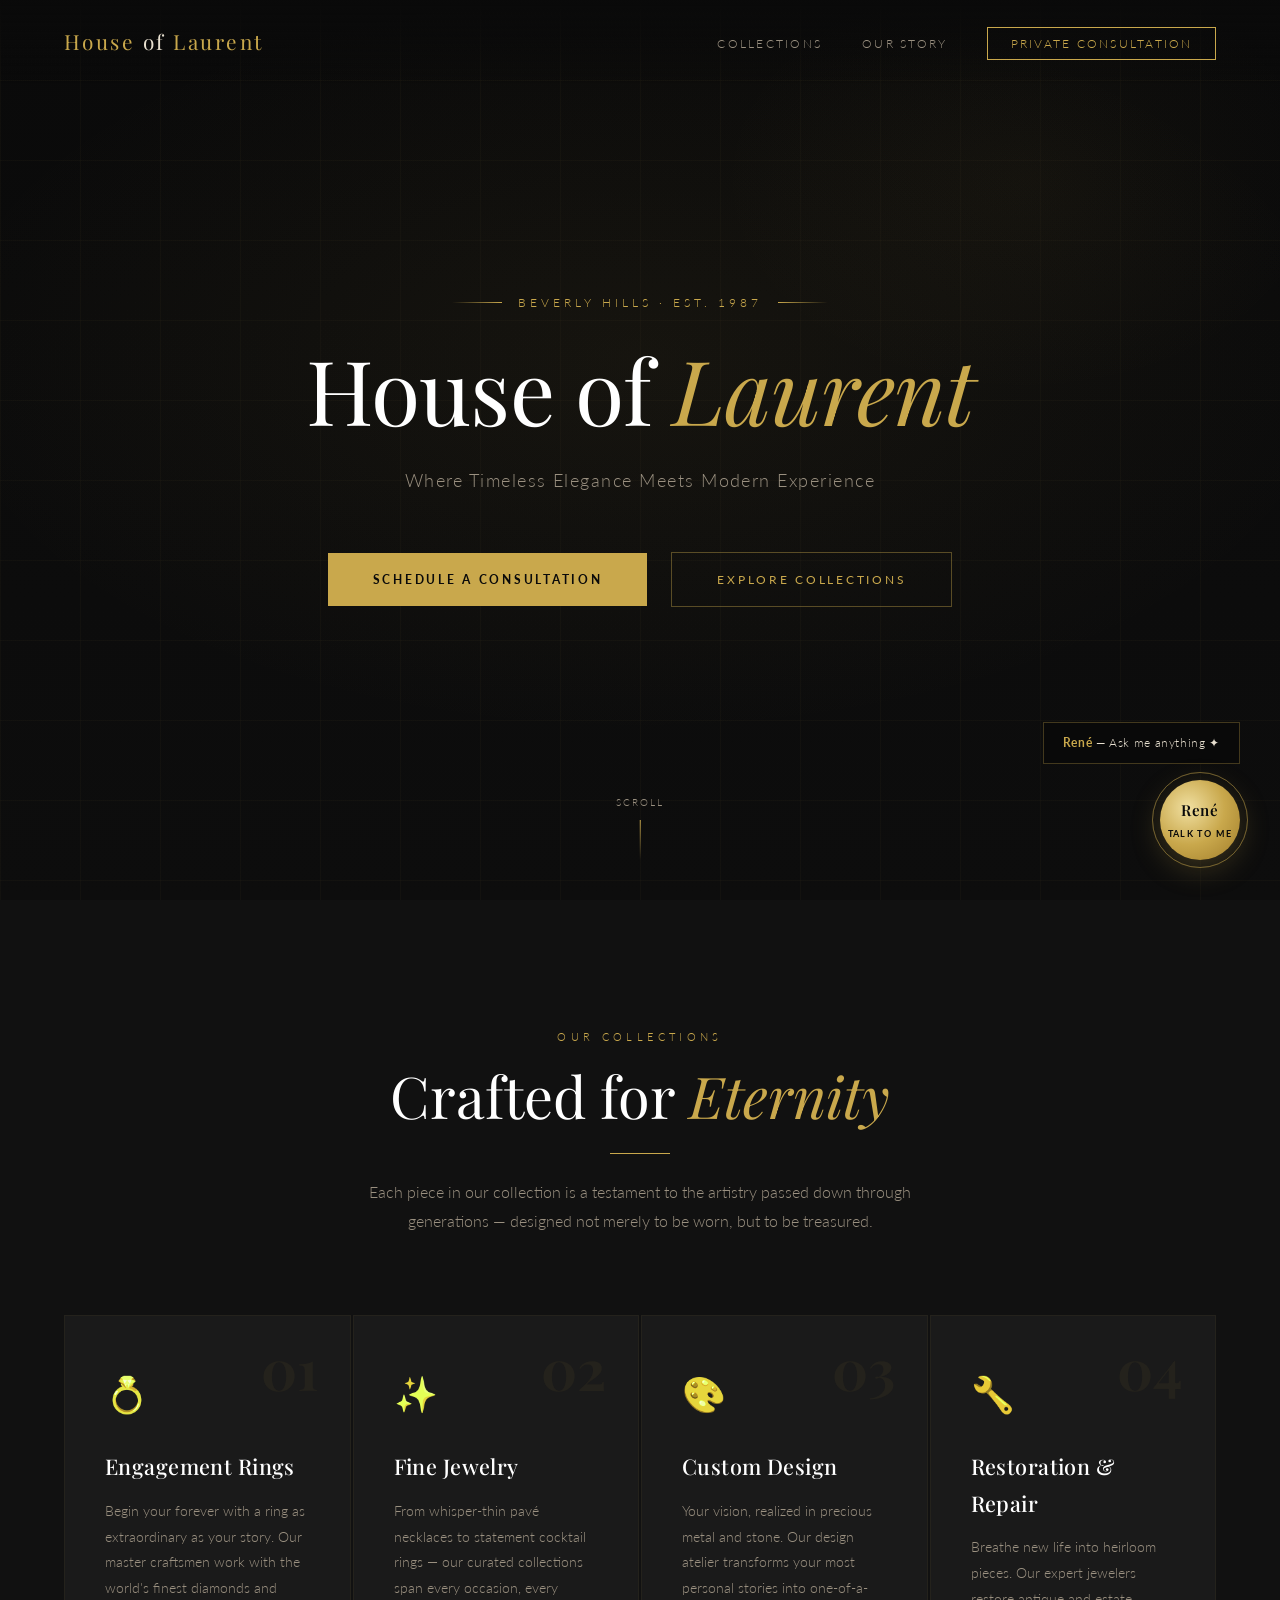
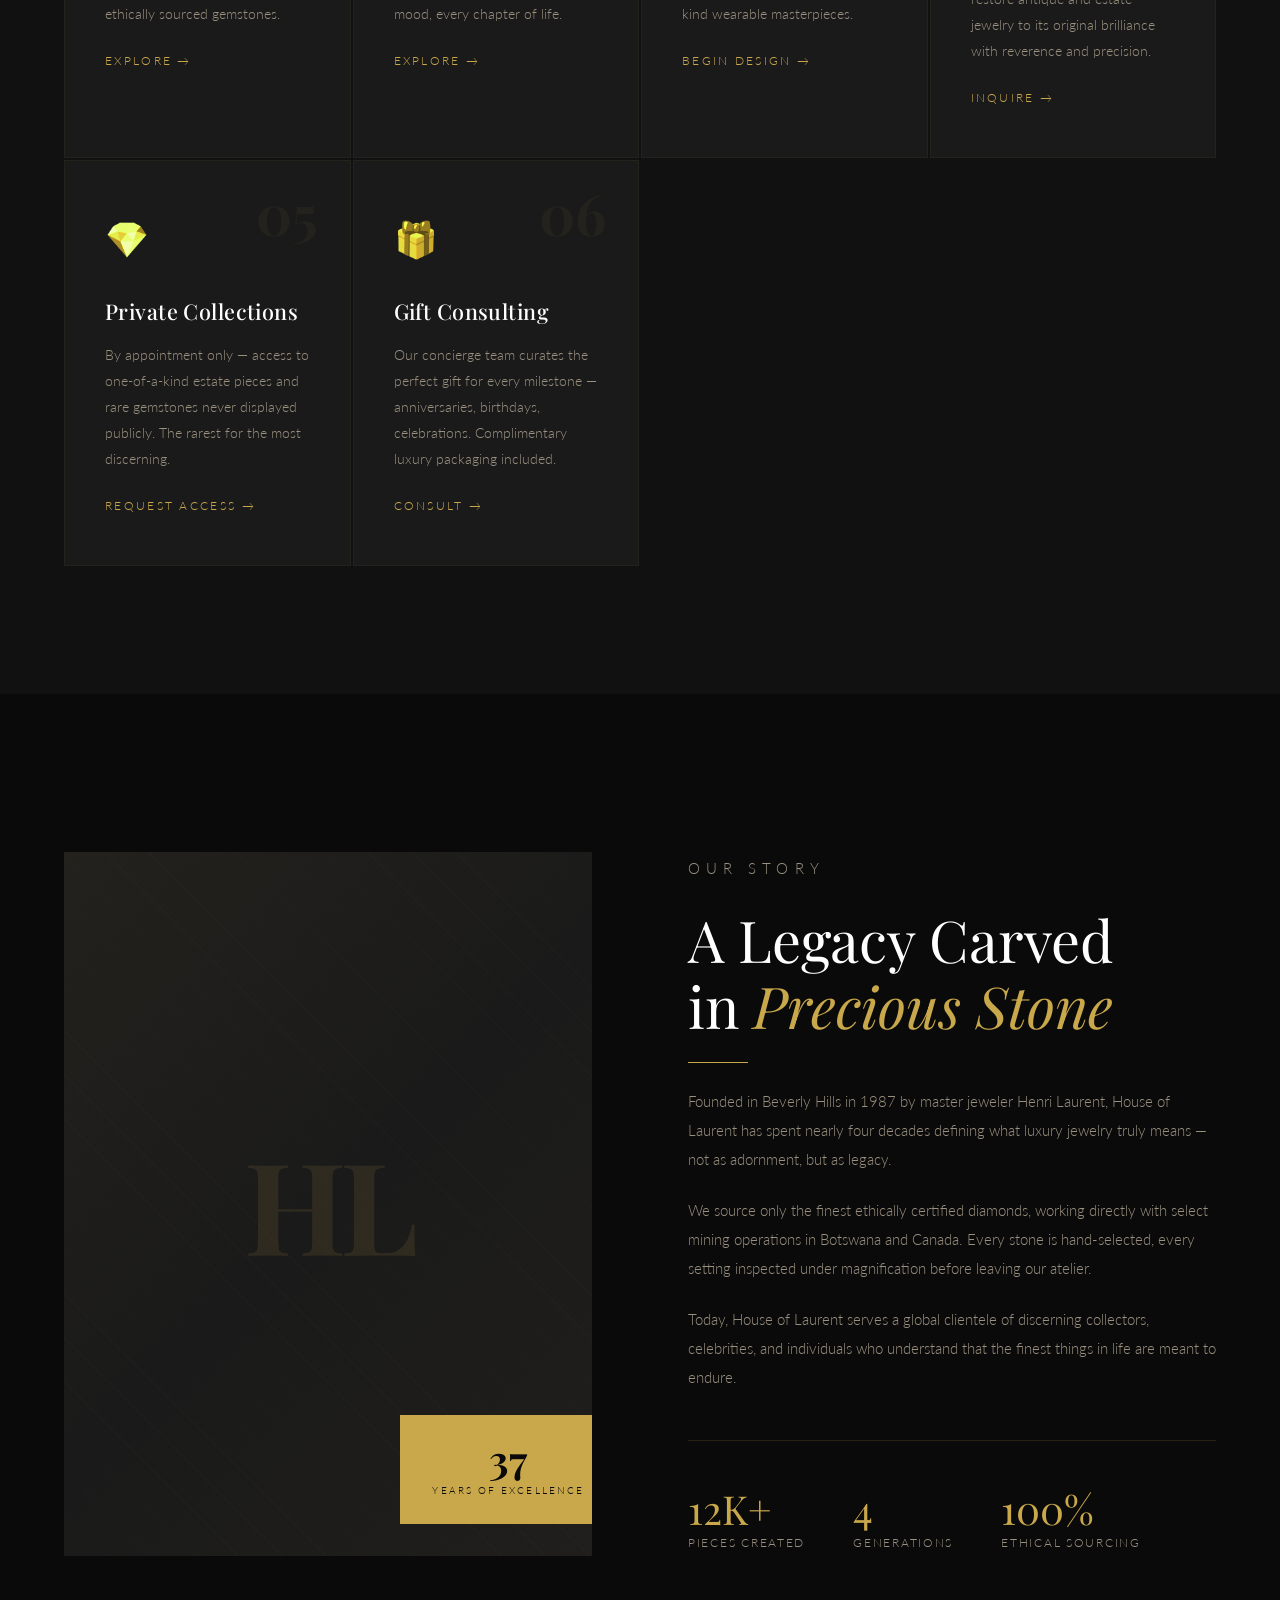
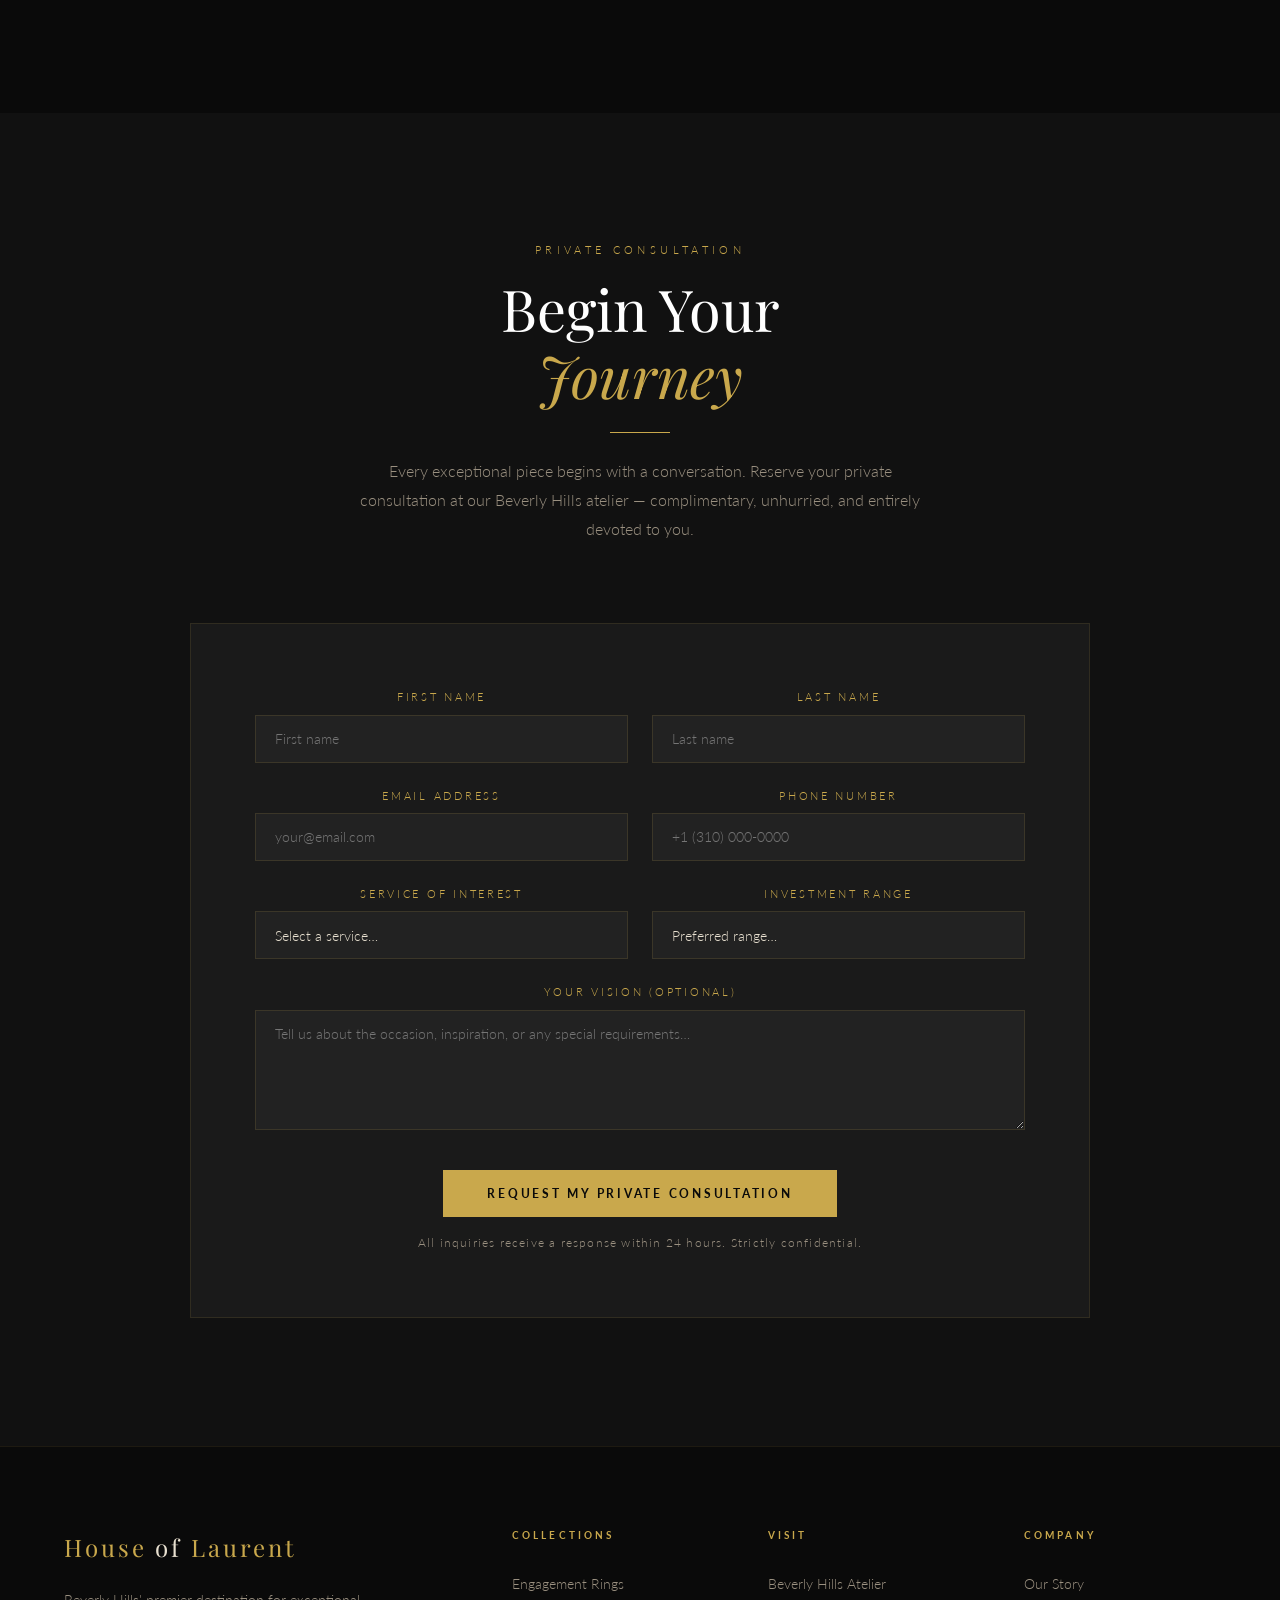
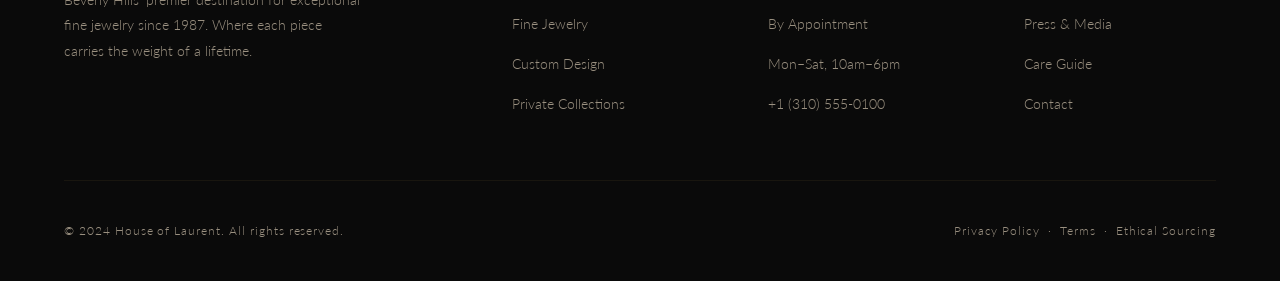
<file: index.html>
<!DOCTYPE html>
<html lang="en">
<head>
  <meta charset="UTF-8" />
  <meta name="cache-bust" content="v2-rene-1773139126" />
  <meta name="viewport" content="width=device-width, initial-scale=1.0" />
  <title>House of Laurent — Where Timeless Elegance Meets Modern Experience</title>
  <link rel="preconnect" href="https://fonts.googleapis.com" />
  <link rel="preconnect" href="https://fonts.gstatic.com" crossorigin />
  <link href="https://fonts.googleapis.com/css2?family=Playfair+Display:ital,wght@0,400;0,500;0,600;0,700;1,400;1,500&family=Lato:wght@300;400;700&display=swap" rel="stylesheet" />
  <style>
    *, *::before, *::after { box-sizing: border-box; margin: 0; padding: 0; }

    :root {
      --gold: #c9a84c;
      --gold-light: #e2c47a;
      --gold-pale: #f0dfa0;
      --dark: #0a0a0a;
      --dark-2: #111111;
      --dark-3: #1a1a1a;
      --dark-4: #222222;
      --text: #e8e0d0;
      --text-muted: #9a9080;
      --white: #ffffff;
    }

    html { scroll-behavior: smooth; }

    body {
      background: var(--dark);
      color: var(--text);
      font-family: 'Lato', sans-serif;
      font-weight: 300;
      overflow-x: hidden;
      line-height: 1.7;
    }

    /* ── SCROLLBAR ── */
    ::-webkit-scrollbar { width: 6px; }
    ::-webkit-scrollbar-track { background: var(--dark); }
    ::-webkit-scrollbar-thumb { background: var(--gold); border-radius: 3px; }

    /* ── NAV ── */
    nav {
      position: fixed; top: 0; left: 0; right: 0; z-index: 100;
      padding: 1.5rem 5%;
      display: flex; align-items: center; justify-content: space-between;
      background: linear-gradient(to bottom, rgba(10,10,10,0.98) 0%, rgba(10,10,10,0) 100%);
      transition: background 0.4s;
    }
    nav.scrolled { background: rgba(10,10,10,0.97); border-bottom: 1px solid rgba(201,168,76,0.15); }
    .nav-logo {
      font-family: 'Playfair Display', serif;
      font-size: 1.3rem;
      letter-spacing: 0.12em;
      color: var(--gold);
      text-decoration: none;
    }
    .nav-logo span { color: var(--text); }
    .nav-links { display: flex; gap: 2.5rem; list-style: none; }
    .nav-links a {
      color: var(--text-muted);
      text-decoration: none;
      font-size: 0.78rem;
      letter-spacing: 0.18em;
      text-transform: uppercase;
      transition: color 0.3s;
    }
    .nav-links a:hover { color: var(--gold); }
    .nav-cta {
      border: 1px solid var(--gold);
      color: var(--gold) !important;
      padding: 0.5rem 1.4rem;
      border-radius: 0;
      transition: all 0.3s !important;
    }
    .nav-cta:hover { background: var(--gold); color: var(--dark) !important; }
    .nav-hamburger { display: none; flex-direction: column; gap: 5px; cursor: pointer; }
    .nav-hamburger span { width: 24px; height: 1px; background: var(--gold); display: block; }

    /* ── HERO ── */
    .hero {
      min-height: 100vh;
      display: flex; align-items: center; justify-content: center;
      position: relative; overflow: hidden;
      background: var(--dark);
    }
    .hero-bg {
      position: absolute; inset: 0;
      background:
        radial-gradient(ellipse 80% 60% at 50% 40%, rgba(201,168,76,0.06) 0%, transparent 70%),
        radial-gradient(ellipse 40% 40% at 80% 20%, rgba(201,168,76,0.04) 0%, transparent 60%),
        linear-gradient(180deg, #0a0a0a 0%, #0d0d0d 100%);
    }
    .hero-lines {
      position: absolute; inset: 0; pointer-events: none;
      background-image:
        linear-gradient(rgba(201,168,76,0.03) 1px, transparent 1px),
        linear-gradient(90deg, rgba(201,168,76,0.03) 1px, transparent 1px);
      background-size: 80px 80px;
    }
    .hero-content {
      position: relative; z-index: 2;
      text-align: center; padding: 2rem;
      max-width: 900px;
      animation: fadeUp 1.2s ease-out both;
    }
    .hero-eyebrow {
      font-size: 0.72rem;
      letter-spacing: 0.35em;
      text-transform: uppercase;
      color: var(--gold);
      margin-bottom: 1.8rem;
      display: flex; align-items: center; justify-content: center; gap: 1rem;
    }
    .hero-eyebrow::before, .hero-eyebrow::after {
      content: '';
      width: 50px; height: 1px;
      background: linear-gradient(to right, transparent, var(--gold));
    }
    .hero-eyebrow::after { background: linear-gradient(to left, transparent, var(--gold)); }
    .hero h1 {
      font-family: 'Playfair Display', serif;
      font-size: clamp(3rem, 7vw, 6rem);
      font-weight: 400;
      line-height: 1.08;
      color: var(--white);
      margin-bottom: 0.3em;
      letter-spacing: -0.01em;
    }
    .hero h1 em {
      font-style: italic;
      color: var(--gold);
    }
    .hero-tagline {
      font-size: clamp(0.9rem, 2vw, 1.15rem);
      color: var(--text-muted);
      letter-spacing: 0.08em;
      margin-bottom: 3.5rem;
      font-weight: 300;
    }
    .hero-actions {
      display: flex; align-items: center; justify-content: center; gap: 1.5rem;
      flex-wrap: wrap;
    }
    .btn-primary {
      display: inline-block;
      background: var(--gold);
      color: var(--dark);
      padding: 1rem 2.8rem;
      font-family: 'Lato', sans-serif;
      font-size: 0.78rem;
      font-weight: 700;
      letter-spacing: 0.22em;
      text-transform: uppercase;
      text-decoration: none;
      border: none; cursor: pointer;
      transition: all 0.3s;
      position: relative; overflow: hidden;
    }
    .btn-primary::after {
      content: '';
      position: absolute; inset: 0;
      background: rgba(255,255,255,0.12);
      transform: translateX(-100%);
      transition: transform 0.3s;
    }
    .btn-primary:hover::after { transform: translateX(0); }
    .btn-primary:hover { transform: translateY(-2px); box-shadow: 0 8px 30px rgba(201,168,76,0.3); }
    .btn-ghost {
      display: inline-block;
      border: 1px solid rgba(201,168,76,0.4);
      color: var(--gold);
      padding: 1rem 2.8rem;
      font-family: 'Lato', sans-serif;
      font-size: 0.78rem;
      font-weight: 400;
      letter-spacing: 0.22em;
      text-transform: uppercase;
      text-decoration: none;
      background: transparent; cursor: pointer;
      transition: all 0.3s;
    }
    .btn-ghost:hover { background: rgba(201,168,76,0.1); border-color: var(--gold); }
    .hero-scroll {
      position: absolute; bottom: 2.5rem; left: 50%; transform: translateX(-50%);
      display: flex; flex-direction: column; align-items: center; gap: 0.5rem;
      color: var(--text-muted); font-size: 0.65rem; letter-spacing: 0.2em; text-transform: uppercase;
      animation: bounce 2s ease-in-out infinite;
    }
    .hero-scroll::after {
      content: '';
      width: 1px; height: 40px;
      background: linear-gradient(to bottom, var(--gold), transparent);
    }

    /* ── DIAMOND DIVIDER ── */
    .divider {
      text-align: center; padding: 0.5rem;
      color: var(--gold); font-size: 1.1rem;
      opacity: 0.5;
    }

    /* ── SECTION BASE ── */
    section { padding: 8rem 5%; }
    .section-eyebrow {
      font-size: 0.68rem;
      letter-spacing: 0.4em;
      text-transform: uppercase;
      color: var(--gold);
      text-align: center;
      margin-bottom: 1rem;
    }
    .section-title {
      font-family: 'Playfair Display', serif;
      font-size: clamp(2.2rem, 4.5vw, 3.8rem);
      font-weight: 400;
      text-align: center;
      color: var(--white);
      line-height: 1.15;
      margin-bottom: 1.2rem;
    }
    .section-subtitle {
      text-align: center;
      color: var(--text-muted);
      font-size: 1rem;
      max-width: 560px;
      margin: 0 auto 5rem;
      line-height: 1.8;
    }
    .gold-line {
      width: 60px; height: 1px;
      background: var(--gold);
      margin: 1.5rem auto;
    }

    /* ── SERVICES ── */
    #services { background: var(--dark-2); }
    .services-grid {
      display: grid;
      grid-template-columns: repeat(auto-fit, minmax(280px, 1fr));
      gap: 2px;
      max-width: 1400px; margin: 0 auto;
    }
    .service-card {
      background: var(--dark-3);
      padding: 3rem 2.5rem;
      position: relative; overflow: hidden;
      cursor: default;
      transition: all 0.4s;
      border: 1px solid rgba(201,168,76,0.06);
    }
    .service-card::before {
      content: '';
      position: absolute; top: 0; left: 0; right: 0;
      height: 1px;
      background: linear-gradient(to right, transparent, var(--gold), transparent);
      transform: scaleX(0);
      transition: transform 0.4s;
    }
    .service-card:hover { background: #1f1f1f; transform: translateY(-4px); }
    .service-card:hover::before { transform: scaleX(1); }
    .service-icon {
      font-size: 2.2rem;
      margin-bottom: 1.5rem;
      display: block;
      filter: sepia(1) saturate(3) hue-rotate(10deg);
    }
    .service-number {
      position: absolute; top: 1.5rem; right: 2rem;
      font-family: 'Playfair Display', serif;
      font-size: 3.5rem;
      color: rgba(201,168,76,0.06);
      font-weight: 700;
      line-height: 1;
    }
    .service-card h3 {
      font-family: 'Playfair Display', serif;
      font-size: 1.35rem;
      font-weight: 500;
      color: var(--white);
      margin-bottom: 0.8rem;
      letter-spacing: 0.02em;
    }
    .service-card p {
      color: var(--text-muted);
      font-size: 0.9rem;
      line-height: 1.8;
    }
    .service-card-link {
      display: inline-flex; align-items: center; gap: 0.5rem;
      margin-top: 1.5rem;
      color: var(--gold);
      font-size: 0.72rem;
      letter-spacing: 0.2em;
      text-transform: uppercase;
      text-decoration: none;
      transition: gap 0.3s;
    }
    .service-card-link:hover { gap: 0.9rem; }

    /* ── ABOUT ── */
    #about {
      background: var(--dark);
      display: grid;
      grid-template-columns: 1fr 1fr;
      gap: 6rem;
      align-items: center;
      max-width: 1400px; margin: 0 auto;
    }
    .about-visual {
      position: relative; aspect-ratio: 3/4;
      background: var(--dark-3);
      overflow: hidden;
    }
    .about-visual-inner {
      width: 100%; height: 100%;
      background:
        linear-gradient(135deg, rgba(201,168,76,0.05) 0%, transparent 50%, rgba(201,168,76,0.03) 100%),
        repeating-linear-gradient(
          45deg,
          transparent 0px,
          transparent 30px,
          rgba(201,168,76,0.02) 30px,
          rgba(201,168,76,0.02) 31px
        );
      display: flex; align-items: center; justify-content: center;
    }
    .about-monogram {
      font-family: 'Playfair Display', serif;
      font-size: 8rem;
      color: rgba(201,168,76,0.12);
      font-weight: 700;
      letter-spacing: -0.05em;
      user-select: none;
    }
    .about-visual-badge {
      position: absolute; bottom: 2rem; right: -1.5rem;
      background: var(--gold);
      color: var(--dark);
      padding: 1.5rem 2rem;
      text-align: center;
    }
    .about-visual-badge .badge-num {
      font-family: 'Playfair Display', serif;
      font-size: 2.5rem;
      font-weight: 700;
      line-height: 1;
      display: block;
    }
    .about-visual-badge .badge-text {
      font-size: 0.65rem;
      letter-spacing: 0.2em;
      text-transform: uppercase;
      display: block; margin-top: 0.2rem;
    }
    .about-content { padding: 2rem 0; }
    .about-content .section-eyebrow,
    .about-content .section-title,
    .about-content .gold-line { text-align: left; margin-left: 0; }
    .about-content p {
      color: var(--text-muted);
      margin-bottom: 1.4rem;
      font-size: 0.95rem;
      line-height: 1.9;
    }
    .about-stats {
      display: flex; gap: 3rem;
      margin-top: 3rem;
      padding-top: 3rem;
      border-top: 1px solid rgba(201,168,76,0.15);
    }
    .about-stat .stat-num {
      font-family: 'Playfair Display', serif;
      font-size: 2.5rem;
      color: var(--gold);
      line-height: 1;
    }
    .about-stat .stat-label {
      font-size: 0.72rem;
      letter-spacing: 0.15em;
      text-transform: uppercase;
      color: var(--text-muted);
      margin-top: 0.3rem;
    }

    /* ── CONSULTATION ── */
    #consultation { background: var(--dark-2); }
    .consultation-inner {
      max-width: 900px; margin: 0 auto;
      text-align: center;
    }
    .consultation-form {
      background: var(--dark-3);
      border: 1px solid rgba(201,168,76,0.12);
      padding: 4rem;
      margin-top: 3rem;
      display: grid;
      grid-template-columns: 1fr 1fr;
      gap: 1.5rem;
    }
    .form-group { display: flex; flex-direction: column; gap: 0.5rem; }
    .form-group.full { grid-column: 1 / -1; }
    .form-group label {
      font-size: 0.68rem;
      letter-spacing: 0.25em;
      text-transform: uppercase;
      color: var(--gold);
    }
    .form-group input,
    .form-group select,
    .form-group textarea {
      background: var(--dark-4);
      border: 1px solid rgba(201,168,76,0.15);
      color: var(--text);
      padding: 0.9rem 1.2rem;
      font-family: 'Lato', sans-serif;
      font-size: 0.9rem;
      font-weight: 300;
      outline: none;
      transition: border-color 0.3s;
      width: 100%;
    }
    .form-group input:focus,
    .form-group select:focus,
    .form-group textarea:focus { border-color: var(--gold); }
    .form-group select { appearance: none; cursor: pointer; }
    .form-group textarea { resize: vertical; min-height: 120px; }
    .form-submit {
      grid-column: 1 / -1;
      text-align: center; margin-top: 1rem;
    }

    /* ── FOOTER ── */
    footer {
      background: var(--dark);
      border-top: 1px solid rgba(201,168,76,0.1);
      padding: 5rem 5% 2.5rem;
    }
    .footer-grid {
      display: grid;
      grid-template-columns: 2fr 1fr 1fr 1fr;
      gap: 4rem;
      max-width: 1400px; margin: 0 auto;
      padding-bottom: 4rem;
      border-bottom: 1px solid rgba(201,168,76,0.08);
    }
    .footer-brand .nav-logo { font-size: 1.5rem; margin-bottom: 1.2rem; display: block; }
    .footer-brand p { color: var(--text-muted); font-size: 0.88rem; line-height: 1.8; max-width: 300px; }
    .footer-col h4 {
      font-size: 0.65rem;
      letter-spacing: 0.3em;
      text-transform: uppercase;
      color: var(--gold);
      margin-bottom: 1.5rem;
    }
    .footer-col ul { list-style: none; display: flex; flex-direction: column; gap: 0.8rem; }
    .footer-col ul a {
      color: var(--text-muted);
      text-decoration: none;
      font-size: 0.88rem;
      transition: color 0.3s;
    }
    .footer-col ul a:hover { color: var(--gold); }
    .footer-bottom {
      max-width: 1400px; margin: 2.5rem auto 0;
      display: flex; align-items: center; justify-content: space-between;
      flex-wrap: wrap; gap: 1rem;
      color: var(--text-muted);
      font-size: 0.75rem; letter-spacing: 0.08em;
    }
    .footer-bottom a { color: var(--text-muted); text-decoration: none; }
    .footer-bottom a:hover { color: var(--gold); }

    /* ── RENE VOICE AGENT ── */
    #rene-orb-container {
      position: fixed;
      bottom: 2.5rem; right: 2.5rem;
      z-index: 9999;
      display: flex; flex-direction: column; align-items: flex-end; gap: 1rem;
    }
    .rene-tooltip {
      background: rgba(10,10,10,0.95);
      border: 1px solid rgba(201,168,76,0.3);
      color: var(--text);
      padding: 0.6rem 1.2rem;
      font-size: 0.78rem;
      letter-spacing: 0.05em;
      white-space: nowrap;
      animation: fadeIn 0.6s ease-out 2s both;
      pointer-events: none;
    }
    .rene-tooltip strong { color: var(--gold); }
    #rene-orb {
      width: 80px; height: 80px;
      border-radius: 50%;
      background: radial-gradient(circle at 35% 35%, var(--gold-pale), var(--gold) 50%, #a07c2a);
      cursor: pointer;
      position: relative;
      display: flex; align-items: center; justify-content: center;
      flex-direction: column; gap: 2px;
      box-shadow:
        0 0 0 0 rgba(201,168,76,0.4),
        0 8px 30px rgba(201,168,76,0.25);
      animation: pulse-orb 2.8s ease-in-out infinite;
      transition: transform 0.3s, box-shadow 0.3s;
      user-select: none;
    }
    #rene-orb:hover {
      transform: scale(1.08);
      box-shadow: 0 0 0 0 rgba(201,168,76,0.6), 0 12px 40px rgba(201,168,76,0.4);
    }
    #rene-orb.active {
      animation: pulse-active 1s ease-in-out infinite;
      box-shadow: 0 0 0 8px rgba(201,168,76,0.2), 0 8px 40px rgba(201,168,76,0.5);
    }
    #rene-orb.listening {
      animation: pulse-listen 0.6s ease-in-out infinite;
    }
    .rene-orb-label {
      font-family: 'Lato', sans-serif;
      font-size: 0.58rem;
      font-weight: 700;
      letter-spacing: 0.15em;
      text-transform: uppercase;
      color: var(--dark);
    }
    .rene-orb-name {
      font-family: 'Playfair Display', serif;
      font-size: 0.95rem;
      font-weight: 600;
      color: var(--dark);
      letter-spacing: 0.05em;
    }
    /* Ripple rings */
    #rene-orb::before, #rene-orb::after {
      content: '';
      position: absolute; inset: -8px;
      border-radius: 50%;
      border: 1px solid rgba(201,168,76,0.3);
      animation: ripple 2.8s ease-out infinite;
    }
    #rene-orb::after { animation-delay: 1.4s; }

    /* ── RENE MODAL ── */
    #rene-modal {
      position: fixed;
      bottom: 9rem; right: 2.5rem;
      width: 340px;
      background: #0f0f0f;
      border: 1px solid rgba(201,168,76,0.2);
      z-index: 9998;
      display: none;
      flex-direction: column;
      overflow: hidden;
      box-shadow: 0 20px 60px rgba(0,0,0,0.8);
      animation: slideUp 0.35s cubic-bezier(0.34,1.56,0.64,1) both;
    }
    #rene-modal.open { display: flex; }
    .rene-modal-header {
      background: linear-gradient(135deg, #1a1500, #2a1f00);
      border-bottom: 1px solid rgba(201,168,76,0.2);
      padding: 1.2rem 1.5rem;
      display: flex; align-items: center; gap: 1rem;
    }
    .rene-avatar {
      width: 42px; height: 42px; border-radius: 50%;
      background: radial-gradient(circle at 35% 35%, var(--gold-pale), var(--gold) 60%);
      display: flex; align-items: center; justify-content: center;
      font-family: 'Playfair Display', serif;
      font-size: 1.1rem; color: var(--dark); font-weight: 700;
      flex-shrink: 0;
    }
    .rene-modal-title { flex: 1; }
    .rene-modal-title h3 {
      font-family: 'Playfair Display', serif;
      font-size: 1rem; color: var(--white); margin: 0;
    }
    .rene-modal-title p { font-size: 0.7rem; color: var(--gold); margin: 0.1rem 0 0; letter-spacing: 0.1em; }
    .rene-modal-close {
      background: none; border: none; color: var(--text-muted);
      font-size: 1.2rem; cursor: pointer; padding: 0.2rem;
      transition: color 0.2s; line-height: 1;
    }
    .rene-modal-close:hover { color: var(--gold); }

    .rene-transcript {
      flex: 1; overflow-y: auto;
      padding: 1.2rem;
      display: flex; flex-direction: column; gap: 0.8rem;
      min-height: 200px; max-height: 280px;
    }
    .rene-transcript::-webkit-scrollbar { width: 3px; }
    .rene-transcript::-webkit-scrollbar-thumb { background: rgba(201,168,76,0.3); }

    .rene-bubble {
      max-width: 85%;
      padding: 0.7rem 1rem;
      font-size: 0.85rem;
      line-height: 1.5;
      border-radius: 2px;
      animation: fadeIn 0.3s ease-out;
    }
    .rene-bubble.rene { background: rgba(201,168,76,0.1); border-left: 2px solid var(--gold); color: var(--text); align-self: flex-start; }
    .rene-bubble.user { background: rgba(255,255,255,0.05); color: var(--text-muted); align-self: flex-end; text-align: right; font-style: italic; }

    .rene-status-bar {
      padding: 0.8rem 1.5rem;
      border-top: 1px solid rgba(201,168,76,0.1);
      display: flex; align-items: center; gap: 0.8rem;
    }
    .rene-status-dot {
      width: 8px; height: 8px; border-radius: 50%;
      background: var(--gold);
      animation: blink 1.5s ease-in-out infinite;
      flex-shrink: 0;
    }
    .rene-status-dot.idle { background: #555; animation: none; }
    .rene-status-dot.speaking { background: #4ade80; }
    #rene-status-text { font-size: 0.75rem; color: var(--text-muted); flex: 1; }

    .rene-controls {
      padding: 0.9rem 1.5rem 1.2rem;
      display: flex; gap: 0.7rem; justify-content: center;
    }
    .rene-btn {
      flex: 1; padding: 0.7rem 1rem;
      background: transparent;
      border: 1px solid rgba(201,168,76,0.25);
      color: var(--gold);
      font-family: 'Lato', sans-serif;
      font-size: 0.68rem;
      letter-spacing: 0.15em;
      text-transform: uppercase;
      cursor: pointer;
      transition: all 0.2s;
    }
    .rene-btn:hover { background: rgba(201,168,76,0.1); border-color: var(--gold); }
    .rene-btn.primary { background: var(--gold); color: var(--dark); border-color: var(--gold); font-weight: 700; }
    .rene-btn.primary:hover { background: var(--gold-light); }
    .rene-btn:disabled { opacity: 0.4; cursor: not-allowed; }

    /* ── RENE ALERT BANNER ── */
    #rene-alert {
      position: fixed; top: 1rem; left: 50%; transform: translateX(-50%);
      background: rgba(10,10,10,0.95);
      border: 1px solid rgba(201,168,76,0.4);
      color: var(--text);
      padding: 0.8rem 1.8rem;
      font-size: 0.82rem;
      z-index: 99999;
      display: none; align-items: center; gap: 0.8rem;
      max-width: 90vw; box-shadow: 0 4px 20px rgba(0,0,0,0.6);
    }
    #rene-alert .alert-icon { font-size: 1rem; }
    #rene-alert.show { display: flex; }

    /* ── KEYFRAMES ── */
    @keyframes fadeUp {
      from { opacity: 0; transform: translateY(30px); }
      to { opacity: 1; transform: translateY(0); }
    }
    @keyframes fadeIn {
      from { opacity: 0; } to { opacity: 1; }
    }
    @keyframes bounce {
      0%, 100% { transform: translateX(-50%) translateY(0); }
      50% { transform: translateX(-50%) translateY(-8px); }
    }
    @keyframes pulse-orb {
      0%, 100% { box-shadow: 0 0 0 0 rgba(201,168,76,0.4), 0 8px 30px rgba(201,168,76,0.2); }
      50% { box-shadow: 0 0 0 14px rgba(201,168,76,0), 0 8px 30px rgba(201,168,76,0.3); }
    }
    @keyframes pulse-active {
      0%, 100% { box-shadow: 0 0 0 6px rgba(201,168,76,0.25), 0 8px 40px rgba(201,168,76,0.4); }
      50% { box-shadow: 0 0 0 14px rgba(201,168,76,0.1), 0 8px 40px rgba(201,168,76,0.5); }
    }
    @keyframes pulse-listen {
      0%, 100% { transform: scale(1); }
      50% { transform: scale(1.06); }
    }
    @keyframes ripple {
      0% { opacity: 0.6; transform: scale(1); }
      100% { opacity: 0; transform: scale(1.5); }
    }
    @keyframes slideUp {
      from { opacity: 0; transform: translateY(20px); }
      to { opacity: 1; transform: translateY(0); }
    }
    @keyframes blink {
      0%, 100% { opacity: 1; } 50% { opacity: 0.3; }
    }
    @keyframes spin {
      to { transform: rotate(360deg); }
    }

    /* ── REVEAL ANIMATIONS ── */
    .reveal { opacity: 0; transform: translateY(24px); transition: opacity 0.7s ease, transform 0.7s ease; }
    .reveal.visible { opacity: 1; transform: translateY(0); }
    .reveal-delay-1 { transition-delay: 0.1s; }
    .reveal-delay-2 { transition-delay: 0.2s; }
    .reveal-delay-3 { transition-delay: 0.3s; }
    .reveal-delay-4 { transition-delay: 0.4s; }
    .reveal-delay-5 { transition-delay: 0.5s; }
    .reveal-delay-6 { transition-delay: 0.6s; }

    /* ── RESPONSIVE ── */
    @media (max-width: 1100px) {
      #about { grid-template-columns: 1fr; padding: 8rem 5%; }
      .about-visual { max-height: 400px; aspect-ratio: 16/7; }
      .about-visual-badge { right: 2rem; }
      .footer-grid { grid-template-columns: 1fr 1fr; }
    }
    @media (max-width: 768px) {
      nav { padding: 1.2rem 5%; }
      .nav-links { display: none; }
      .nav-hamburger { display: flex; }
      section { padding: 5rem 5%; }
      .consultation-form { grid-template-columns: 1fr; padding: 2rem; }
      .form-group.full { grid-column: 1; }
      #rene-modal { width: calc(100vw - 3rem); right: 1.5rem; bottom: 8rem; }
      #rene-orb-container { bottom: 1.5rem; right: 1.5rem; }
      .footer-grid { grid-template-columns: 1fr; gap: 2.5rem; }
      .about-stats { flex-wrap: wrap; gap: 2rem; }
    }
  </style>
</head>
<body>

  <!-- ── NAV ── -->
  <nav id="main-nav">
    <a href="#" class="nav-logo">House <span>of</span> Laurent</a>
    <ul class="nav-links">
      <li><a href="#services">Collections</a></li>
      <li><a href="#about">Our Story</a></li>
      <li><a href="#consultation" class="nav-cta">Private Consultation</a></li>
    </ul>
    <div class="nav-hamburger" onclick="toggleMenu()">
      <span></span><span></span><span></span>
    </div>
  </nav>

  <!-- ── HERO ── -->
  <section class="hero" id="home">
    <div class="hero-bg"></div>
    <div class="hero-lines"></div>
    <div class="hero-content">
      <p class="hero-eyebrow">Beverly Hills · Est. 1987</p>
      <h1>House of <em>Laurent</em></h1>
      <p class="hero-tagline">Where Timeless Elegance Meets Modern Experience</p>
      <div class="hero-actions">
        <a href="#consultation" class="btn-primary">Schedule a Consultation</a>
        <a href="#services" class="btn-ghost">Explore Collections</a>
      </div>
    </div>
    <div class="hero-scroll">Scroll</div>
  </section>

  <!-- ── SERVICES ── -->
  <section id="services">
    <p class="section-eyebrow reveal">Our Collections</p>
    <h2 class="section-title reveal reveal-delay-1">Crafted for <em style="font-style:italic;color:var(--gold)">Eternity</em></h2>
    <div class="gold-line reveal reveal-delay-2"></div>
    <p class="section-subtitle reveal reveal-delay-3">Each piece in our collection is a testament to the artistry passed down through generations — designed not merely to be worn, but to be treasured.</p>

    <div class="services-grid">
      <div class="service-card reveal reveal-delay-1">
        <span class="service-number">01</span>
        <span class="service-icon">💍</span>
        <h3>Engagement Rings</h3>
        <p>Begin your forever with a ring as extraordinary as your story. Our master craftsmen work with the world's finest diamonds and ethically sourced gemstones.</p>
        <a href="#consultation" class="service-card-link">Explore →</a>
      </div>
      <div class="service-card reveal reveal-delay-2">
        <span class="service-number">02</span>
        <span class="service-icon">✨</span>
        <h3>Fine Jewelry</h3>
        <p>From whisper-thin pavé necklaces to statement cocktail rings — our curated collections span every occasion, every mood, every chapter of life.</p>
        <a href="#consultation" class="service-card-link">Explore →</a>
      </div>
      <div class="service-card reveal reveal-delay-3">
        <span class="service-number">03</span>
        <span class="service-icon">🎨</span>
        <h3>Custom Design</h3>
        <p>Your vision, realized in precious metal and stone. Our design atelier transforms your most personal stories into one-of-a-kind wearable masterpieces.</p>
        <a href="#consultation" class="service-card-link">Begin Design →</a>
      </div>
      <div class="service-card reveal reveal-delay-4">
        <span class="service-number">04</span>
        <span class="service-icon">🔧</span>
        <h3>Restoration &amp; Repair</h3>
        <p>Breathe new life into heirloom pieces. Our expert jewelers restore antique and estate jewelry to its original brilliance with reverence and precision.</p>
        <a href="#consultation" class="service-card-link">Inquire →</a>
      </div>
      <div class="service-card reveal reveal-delay-5">
        <span class="service-number">05</span>
        <span class="service-icon">💎</span>
        <h3>Private Collections</h3>
        <p>By appointment only — access to one-of-a-kind estate pieces and rare gemstones never displayed publicly. The rarest for the most discerning.</p>
        <a href="#consultation" class="service-card-link">Request Access →</a>
      </div>
      <div class="service-card reveal reveal-delay-6">
        <span class="service-number">06</span>
        <span class="service-icon">🎁</span>
        <h3>Gift Consulting</h3>
        <p>Our concierge team curates the perfect gift for every milestone — anniversaries, birthdays, celebrations. Complimentary luxury packaging included.</p>
        <a href="#consultation" class="service-card-link">Consult →</a>
      </div>
    </div>
  </section>

  <!-- ── ABOUT ── -->
  <section id="about">
    <div class="about-visual reveal">
      <div class="about-visual-inner">
        <div class="about-monogram">HL</div>
      </div>
      <div class="about-visual-badge">
        <span class="badge-num">37</span>
        <span class="badge-text">Years of Excellence</span>
      </div>
    </div>
    <div class="about-content">
      <p class="section-eyebrow reveal">Our Story</p>
      <h2 class="section-title reveal reveal-delay-1">A Legacy Carved<br/>in <em style="font-style:italic;color:var(--gold)">Precious Stone</em></h2>
      <div class="gold-line reveal reveal-delay-2"></div>
      <p class="reveal reveal-delay-3">Founded in Beverly Hills in 1987 by master jeweler Henri Laurent, House of Laurent has spent nearly four decades defining what luxury jewelry truly means — not as adornment, but as legacy.</p>
      <p class="reveal reveal-delay-3">We source only the finest ethically certified diamonds, working directly with select mining operations in Botswana and Canada. Every stone is hand-selected, every setting inspected under magnification before leaving our atelier.</p>
      <p class="reveal reveal-delay-4">Today, House of Laurent serves a global clientele of discerning collectors, celebrities, and individuals who understand that the finest things in life are meant to endure.</p>
      <div class="about-stats reveal reveal-delay-5">
        <div class="about-stat">
          <div class="stat-num">12K+</div>
          <div class="stat-label">Pieces Created</div>
        </div>
        <div class="about-stat">
          <div class="stat-num">4</div>
          <div class="stat-label">Generations</div>
        </div>
        <div class="about-stat">
          <div class="stat-num">100%</div>
          <div class="stat-label">Ethical Sourcing</div>
        </div>
      </div>
    </div>
  </section>

  <!-- ── CONSULTATION ── -->
  <section id="consultation">
    <div class="consultation-inner">
      <p class="section-eyebrow reveal">Private Consultation</p>
      <h2 class="section-title reveal reveal-delay-1">Begin Your<br/><em style="font-style:italic;color:var(--gold)">Journey</em></h2>
      <div class="gold-line reveal reveal-delay-2"></div>
      <p class="section-subtitle reveal reveal-delay-3">Every exceptional piece begins with a conversation. Reserve your private consultation at our Beverly Hills atelier — complimentary, unhurried, and entirely devoted to you.</p>

      <form class="consultation-form reveal reveal-delay-4" onsubmit="handleFormSubmit(event)">
        <div class="form-group">
          <label for="fname">First Name</label>
          <input type="text" id="fname" placeholder="First name" required />
        </div>
        <div class="form-group">
          <label for="lname">Last Name</label>
          <input type="text" id="lname" placeholder="Last name" required />
        </div>
        <div class="form-group">
          <label for="email">Email Address</label>
          <input type="email" id="email" placeholder="your@email.com" required />
        </div>
        <div class="form-group">
          <label for="phone">Phone Number</label>
          <input type="tel" id="phone" placeholder="+1 (310) 000-0000" />
        </div>
        <div class="form-group">
          <label for="service">Service of Interest</label>
          <select id="service">
            <option value="">Select a service…</option>
            <option>Engagement Ring</option>
            <option>Fine Jewelry</option>
            <option>Custom Design Commission</option>
            <option>Restoration &amp; Repair</option>
            <option>Private Collection Viewing</option>
            <option>Gift Consulting</option>
          </select>
        </div>
        <div class="form-group">
          <label for="budget">Investment Range</label>
          <select id="budget">
            <option value="">Preferred range…</option>
            <option>$5,000 – $15,000</option>
            <option>$15,000 – $50,000</option>
            <option>$50,000 – $150,000</option>
            <option>$150,000+</option>
            <option>Prefer to discuss privately</option>
          </select>
        </div>
        <div class="form-group full">
          <label for="message">Your Vision (Optional)</label>
          <textarea id="message" placeholder="Tell us about the occasion, inspiration, or any special requirements…"></textarea>
        </div>
        <div class="form-submit">
          <button type="submit" class="btn-primary">Request My Private Consultation</button>
          <p style="color:var(--text-muted);font-size:0.75rem;margin-top:1rem;letter-spacing:0.1em;">All inquiries receive a response within 24 hours. Strictly confidential.</p>
        </div>
      </form>
    </div>
  </section>

  <!-- ── FOOTER ── -->
  <footer>
    <div class="footer-grid">
      <div class="footer-brand">
        <a href="#" class="nav-logo">House <span>of</span> Laurent</a>
        <p>Beverly Hills' premier destination for exceptional fine jewelry since 1987. Where each piece carries the weight of a lifetime.</p>
      </div>
      <div class="footer-col">
        <h4>Collections</h4>
        <ul>
          <li><a href="#services">Engagement Rings</a></li>
          <li><a href="#services">Fine Jewelry</a></li>
          <li><a href="#services">Custom Design</a></li>
          <li><a href="#services">Private Collections</a></li>
        </ul>
      </div>
      <div class="footer-col">
        <h4>Visit</h4>
        <ul>
          <li><a href="#">Beverly Hills Atelier</a></li>
          <li><a href="#">By Appointment</a></li>
          <li><a href="#">Mon–Sat, 10am–6pm</a></li>
          <li><a href="#">+1 (310) 555-0100</a></li>
        </ul>
      </div>
      <div class="footer-col">
        <h4>Company</h4>
        <ul>
          <li><a href="#about">Our Story</a></li>
          <li><a href="#">Press &amp; Media</a></li>
          <li><a href="#">Care Guide</a></li>
          <li><a href="#consultation">Contact</a></li>
        </ul>
      </div>
    </div>
    <div class="footer-bottom">
      <span>© 2024 House of Laurent. All rights reserved.</span>
      <span>
        <a href="#">Privacy Policy</a> &nbsp;·&nbsp;
        <a href="#">Terms</a> &nbsp;·&nbsp;
        <a href="#">Ethical Sourcing</a>
      </span>
    </div>
  </footer>

  <!-- ── RENE ALERT ── -->
  <div id="rene-alert">
    <span class="alert-icon">⚠️</span>
    <span id="rene-alert-text"></span>
  </div>

  <!-- ── RENE ORB ── -->
  <div id="rene-orb-container">
    <div class="rene-tooltip"><strong>René</strong> — Ask me anything ✦</div>
    <div id="rene-orb" onclick="toggleRene()" title="Talk to René">
      <div class="rene-orb-name">René</div>
      <div class="rene-orb-label">Talk to me</div>
    </div>
  </div>

  <!-- ── RENE MODAL ── -->
  <div id="rene-modal">
    <div class="rene-modal-header">
      <div class="rene-avatar">R</div>
      <div class="rene-modal-title">
        <h3>René</h3>
        <p>✦ House of Laurent Concierge</p>
      </div>
      <button class="rene-modal-close" onclick="closeRene()">✕</button>
    </div>

    <div class="rene-transcript" id="rene-transcript"></div>

    <div class="rene-status-bar">
      <div class="rene-status-dot idle" id="rene-dot"></div>
      <span id="rene-status-text">Click "Speak" to begin</span>
    </div>

    <div class="rene-controls">
      <button class="rene-btn primary" id="rene-speak-btn" onclick="startListening()">🎙 Speak</button>
      <button class="rene-btn" id="rene-stop-btn" onclick="stopAll()" disabled>⏹ Stop</button>
    </div>
  </div>

  <!-- ── SCRIPTS ── -->
  <script>
    // ── NAV SCROLL EFFECT ──
    const nav = document.getElementById('main-nav');
    window.addEventListener('scroll', () => {
      nav.classList.toggle('scrolled', window.scrollY > 60);
    });

    // ── HAMBURGER ──
    function toggleMenu() {
      const links = document.querySelector('.nav-links');
      links.style.display = links.style.display === 'flex' ? 'none' : 'flex';
      links.style.flexDirection = 'column';
      links.style.position = 'absolute';
      links.style.top = '70px'; links.style.right = '5%';
      links.style.background = 'rgba(10,10,10,0.98)';
      links.style.padding = '1.5rem 2rem';
      links.style.border = '1px solid rgba(201,168,76,0.2)';
      links.style.zIndex = '200';
    }

    // ── REVEAL ON SCROLL ──
    const reveals = document.querySelectorAll('.reveal');
    const io = new IntersectionObserver(entries => {
      entries.forEach(e => { if (e.isIntersecting) { e.target.classList.add('visible'); } });
    }, { threshold: 0.12 });
    reveals.forEach(r => io.observe(r));

    // ── FORM SUBMIT ──
    function handleFormSubmit(e) {
      e.preventDefault();
      const btn = e.target.querySelector('button[type=submit]');
      btn.textContent = '✓ Consultation Requested';
      btn.style.background = '#2a6640';
      btn.style.color = '#fff';
      btn.disabled = true;
      setTimeout(() => { addReneBubble("I've received your consultation request. One of our team members will reach out to you within 24 hours. We look forward to welcoming you to House of Laurent. ✦"); openRene(); }, 800);
    }

    // ── RENE AI VOICE AGENT ──
    const GEMINI_API_KEY = "AIzaSyC_ECkMFz2JmYwjp1bgIv0mqXJExT0gAu8";
    const GEMINI_URL = `https://generativelanguage.googleapis.com/v1beta/models/gemini-1.5-flash:generateContent?key=${GEMINI_API_KEY}`;

    const RENE_SYSTEM_PROMPT = `You are René, the sophisticated AI concierge for House of Laurent, a premier luxury jewelry boutique. Welcome visitors warmly, answer questions about collections (engagement rings, fine jewelry, custom design, repairs), and guide them toward scheduling a private consultation. Personality: elegant, warm, knowledgeable. When someone shows interest, ask for their name to arrange a consultation. Only discuss House of Laurent. Business hours: Mon-Sat 10am-6pm. Location: Beverly Hills area. Keep responses concise (2-3 sentences max) for voice delivery.`;

    let recognition = null;
    let synthesis = window.speechSynthesis;
    let conversationHistory = [];
    let isListening = false;
    let isSpeaking = false;
    let reneOpen = false;

    // ── RENE MODAL TOGGLE ──
    function openRene() {
      const modal = document.getElementById('rene-modal');
      modal.classList.add('open');
      document.getElementById('rene-orb').classList.add('active');
      reneOpen = true;
      if (conversationHistory.length === 0) {
        setTimeout(() => greetVisitor(), 400);
      }
    }
    function closeRene() {
      document.getElementById('rene-modal').classList.remove('open');
      document.getElementById('rene-orb').classList.remove('active');
      stopAll();
      reneOpen = false;
    }
    function toggleRene() { reneOpen ? closeRene() : openRene(); }

    // ── GREETING ──
    async function greetVisitor() {
      const greeting = "Good day, and welcome to House of Laurent. I'm René, your personal concierge. Whether you're seeking an engagement ring, a custom creation, or simply exploring our collections — I'm here to guide you. How may I assist you today?";
      addReneBubble(greeting);
      await speak(greeting);
    }

    // ── ADD BUBBLES ──
    function addReneBubble(text) {
      const t = document.getElementById('rene-transcript');
      const b = document.createElement('div');
      b.className = 'rene-bubble rene';
      b.textContent = text;
      t.appendChild(b);
      t.scrollTop = t.scrollHeight;
      conversationHistory.push({ role: 'model', parts: [{ text }] });
    }
    function addUserBubble(text) {
      const t = document.getElementById('rene-transcript');
      const b = document.createElement('div');
      b.className = 'rene-bubble user';
      b.textContent = text;
      t.appendChild(b);
      t.scrollTop = t.scrollHeight;
      conversationHistory.push({ role: 'user', parts: [{ text }] });
    }

    // ── STATUS ──
    function setStatus(text, type) {
      document.getElementById('rene-status-text').textContent = text;
      const dot = document.getElementById('rene-dot');
      dot.className = 'rene-status-dot ' + (type || 'idle');
    }

    // ── SHOW ALERT ──
    function showAlert(msg) {
      const a = document.getElementById('rene-alert');
      document.getElementById('rene-alert-text').textContent = msg;
      a.classList.add('show');
      setTimeout(() => a.classList.remove('show'), 5000);
    }

    // ── SPEAK RESPONSE ──
    function speak(text) {
      return new Promise((resolve) => {
        if (!synthesis) { resolve(); return; }
        synthesis.cancel();
        const utt = new SpeechSynthesisUtterance(text);
        utt.rate = 0.92;
        utt.pitch = 1.0;
        utt.volume = 1.0;

        // Pick a pleasant voice
        const voices = synthesis.getVoices();
        const preferred = voices.find(v =>
          v.name.includes('Samantha') ||
          v.name.includes('Karen') ||
          v.name.includes('Victoria') ||
          v.name.includes('Moira') ||
          v.name.toLowerCase().includes('female') ||
          v.name.includes('Google UK English Female') ||
          v.name.includes('Fiona')
        ) || voices.find(v => v.lang === 'en-US') || voices[0];
        if (preferred) utt.voice = preferred;

        isSpeaking = true;
        setStatus('René is speaking…', 'speaking');
        document.getElementById('rene-orb').classList.add('active');
        document.getElementById('rene-stop-btn').disabled = false;

        utt.onend = () => {
          isSpeaking = false;
          setStatus('Click "Speak" to continue', 'idle');
          document.getElementById('rene-orb').classList.remove('listening');
          resolve();
        };
        utt.onerror = () => { isSpeaking = false; resolve(); };
        synthesis.speak(utt);
      });
    }

    // ── GEMINI API CALL ──
    async function askGemini(userMessage) {
      try {
        const messages = conversationHistory.slice(-10); // keep context window reasonable
        const body = {
          system_instruction: { parts: [{ text: RENE_SYSTEM_PROMPT }] },
          contents: messages
        };

        const resp = await fetch(GEMINI_URL, {
          method: 'POST',
          headers: { 'Content-Type': 'application/json' },
          body: JSON.stringify(body)
        });

        if (!resp.ok) {
          const err = await resp.json().catch(() => ({}));
          throw new Error(err?.error?.message || `HTTP ${resp.status}`);
        }

        const data = await resp.json();
        const reply = data?.candidates?.[0]?.content?.parts?.[0]?.text;
        if (!reply) throw new Error('Empty response from René');
        return reply;
      } catch (err) {
        console.error('Gemini error:', err);
        return "I do apologize — I'm having a brief moment of reflection. Please allow me a moment and try again, or feel free to reach us directly at our atelier.";
      }
    }

    // ── START LISTENING ──
    function startListening() {
      if (isSpeaking) { synthesis.cancel(); isSpeaking = false; }

      const SpeechRec = window.SpeechRecognition || window.webkitSpeechRecognition;
      if (!SpeechRec) {
        showAlert('Voice input requires a supported browser (Chrome recommended). Please type your question below.');
        setStatus('Browser not supported — use Chrome', 'idle');
        return;
      }

      if (isListening && recognition) { recognition.stop(); return; }

      recognition = new SpeechRec();
      recognition.lang = 'en-US';
      recognition.interimResults = false;
      recognition.maxAlternatives = 1;
      recognition.continuous = false;

      isListening = true;
      setStatus('Listening… speak now', 'listening');
      document.getElementById('rene-orb').classList.add('listening');
      document.getElementById('rene-speak-btn').textContent = '🔴 Listening…';
      document.getElementById('rene-speak-btn').disabled = true;
      document.getElementById('rene-stop-btn').disabled = false;

      recognition.onresult = async (event) => {
        const transcript = event.results[0][0].transcript;
        isListening = false;
        document.getElementById('rene-speak-btn').textContent = '🎙 Speak';
        document.getElementById('rene-speak-btn').disabled = false;
        document.getElementById('rene-orb').classList.remove('listening');

        if (!transcript.trim()) { setStatus('Didn\'t catch that — try again', 'idle'); return; }

        addUserBubble(transcript);
        setStatus('René is thinking…', 'thinking');

        const reply = await askGemini(transcript);
        addReneBubble(reply);
        await speak(reply);
      };

      recognition.onerror = (event) => {
        isListening = false;
        document.getElementById('rene-speak-btn').textContent = '🎙 Speak';
        document.getElementById('rene-speak-btn').disabled = false;
        document.getElementById('rene-orb').classList.remove('listening');

        if (event.error === 'not-allowed') {
          setStatus('Microphone access denied', 'idle');
          showAlert('Please allow microphone access in your browser to talk with René.');
        } else if (event.error === 'no-speech') {
          setStatus('No speech detected — try again', 'idle');
        } else {
          setStatus('Voice error — please retry', 'idle');
        }
      };

      recognition.onend = () => {
        isListening = false;
        if (document.getElementById('rene-speak-btn').textContent.includes('Listening')) {
          document.getElementById('rene-speak-btn').textContent = '🎙 Speak';
          document.getElementById('rene-speak-btn').disabled = false;
        }
      };

      recognition.start();
    }

    // ── STOP ALL ──
    function stopAll() {
      if (recognition) { try { recognition.abort(); } catch(e) {} }
      if (synthesis) synthesis.cancel();
      isListening = false;
      isSpeaking = false;
      setStatus('Stopped — click Speak to continue', 'idle');
      document.getElementById('rene-speak-btn').textContent = '🎙 Speak';
      document.getElementById('rene-speak-btn').disabled = false;
      document.getElementById('rene-stop-btn').disabled = true;
      document.getElementById('rene-orb').classList.remove('listening');
    }

    // ── LOAD VOICES WHEN READY ──
    if (synthesis) {
      synthesis.onvoiceschanged = () => synthesis.getVoices();
      synthesis.getVoices(); // trigger initial load
    }

    // ── CLOSE MODAL ON OUTSIDE CLICK ──
    document.addEventListener('click', (e) => {
      const modal = document.getElementById('rene-modal');
      const orb = document.getElementById('rene-orb-container');
      if (reneOpen && !modal.contains(e.target) && !orb.contains(e.target)) {
        // Don't close — better UX to keep open
      }
    });
  </script>
</body>
</html>
</file>
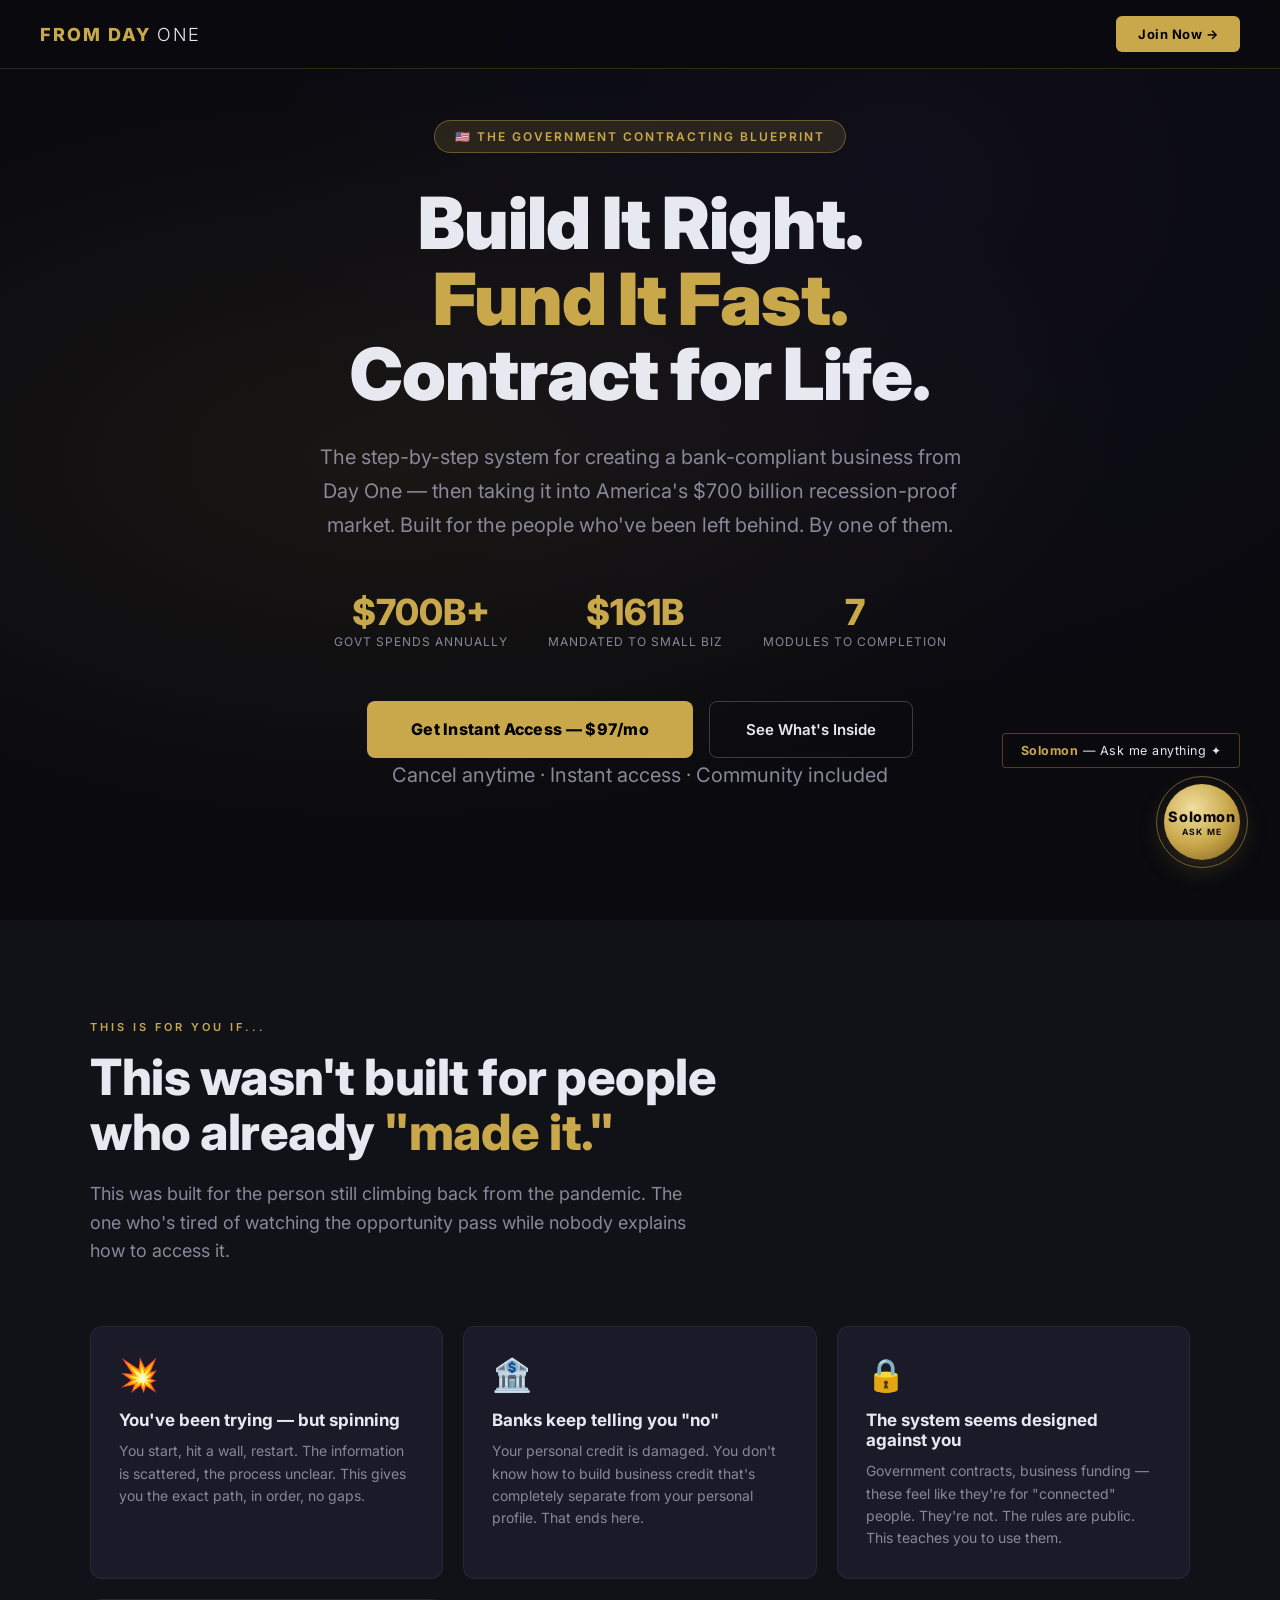
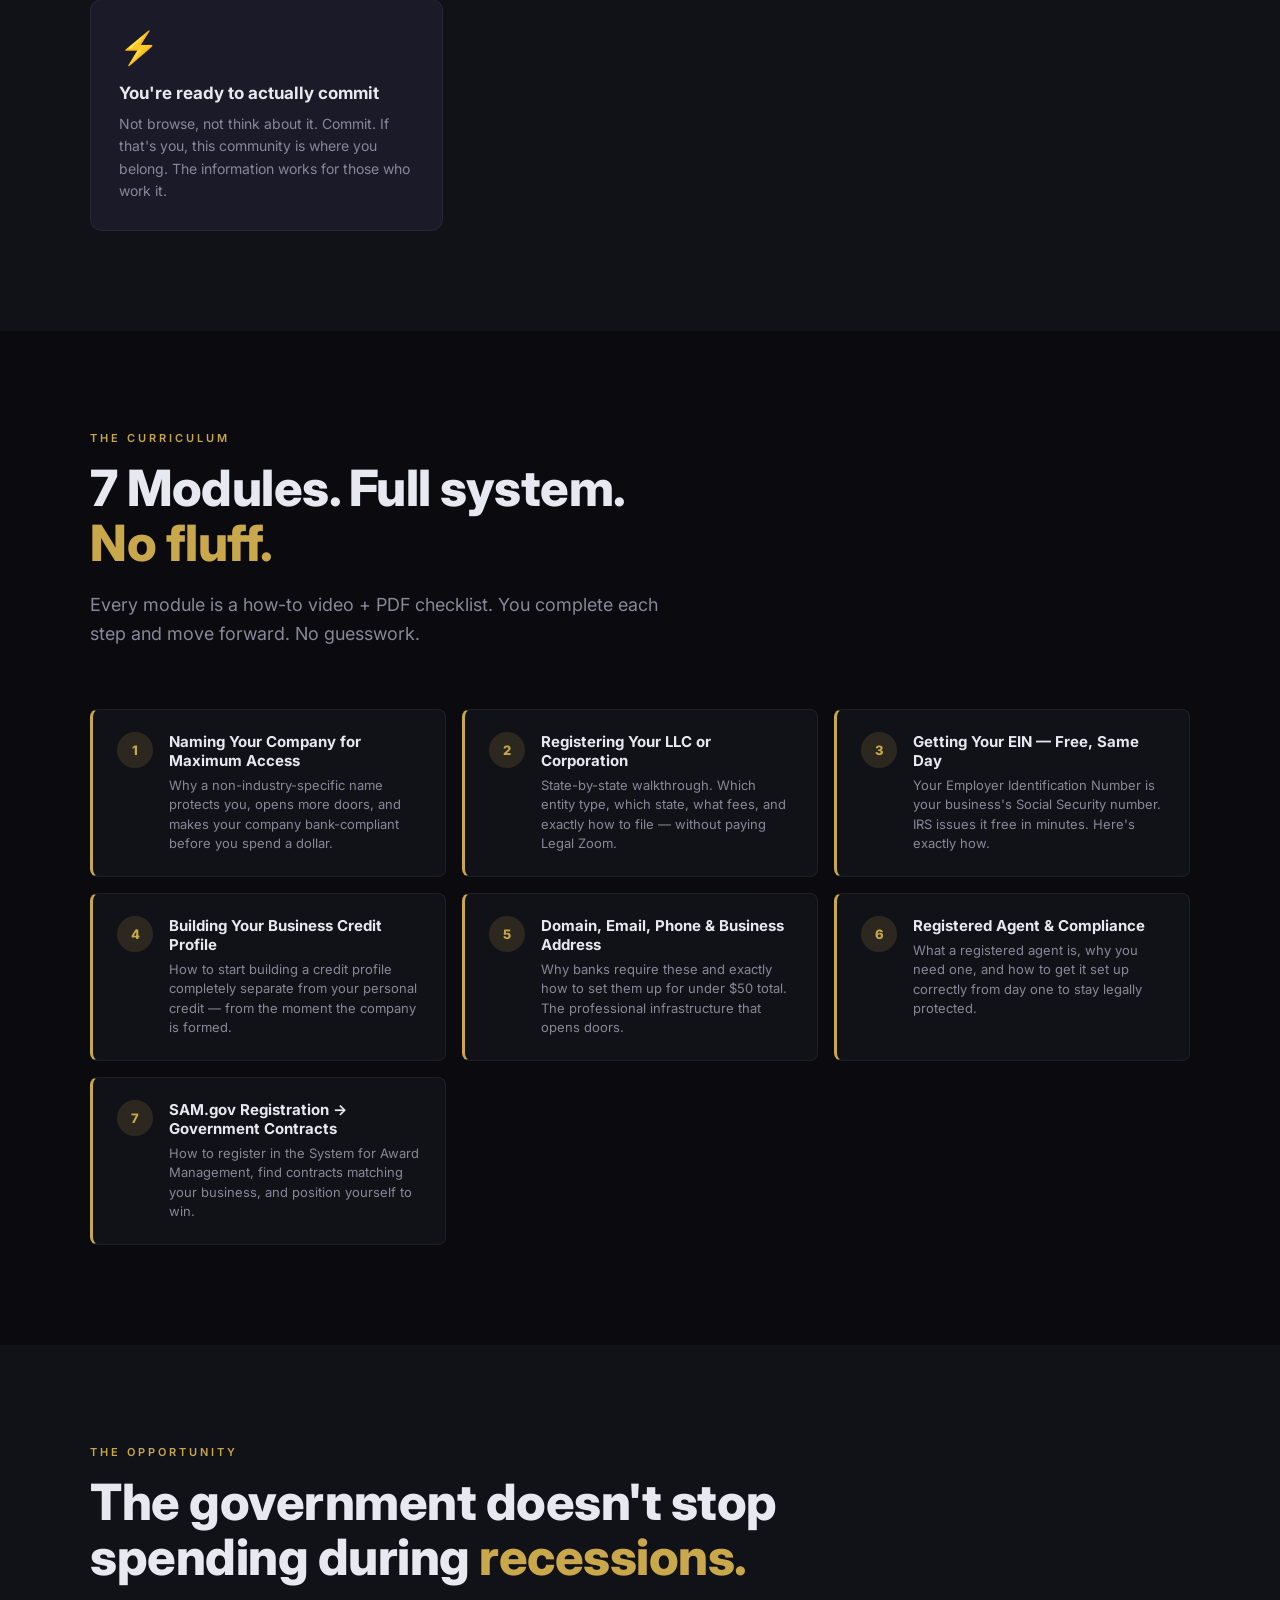
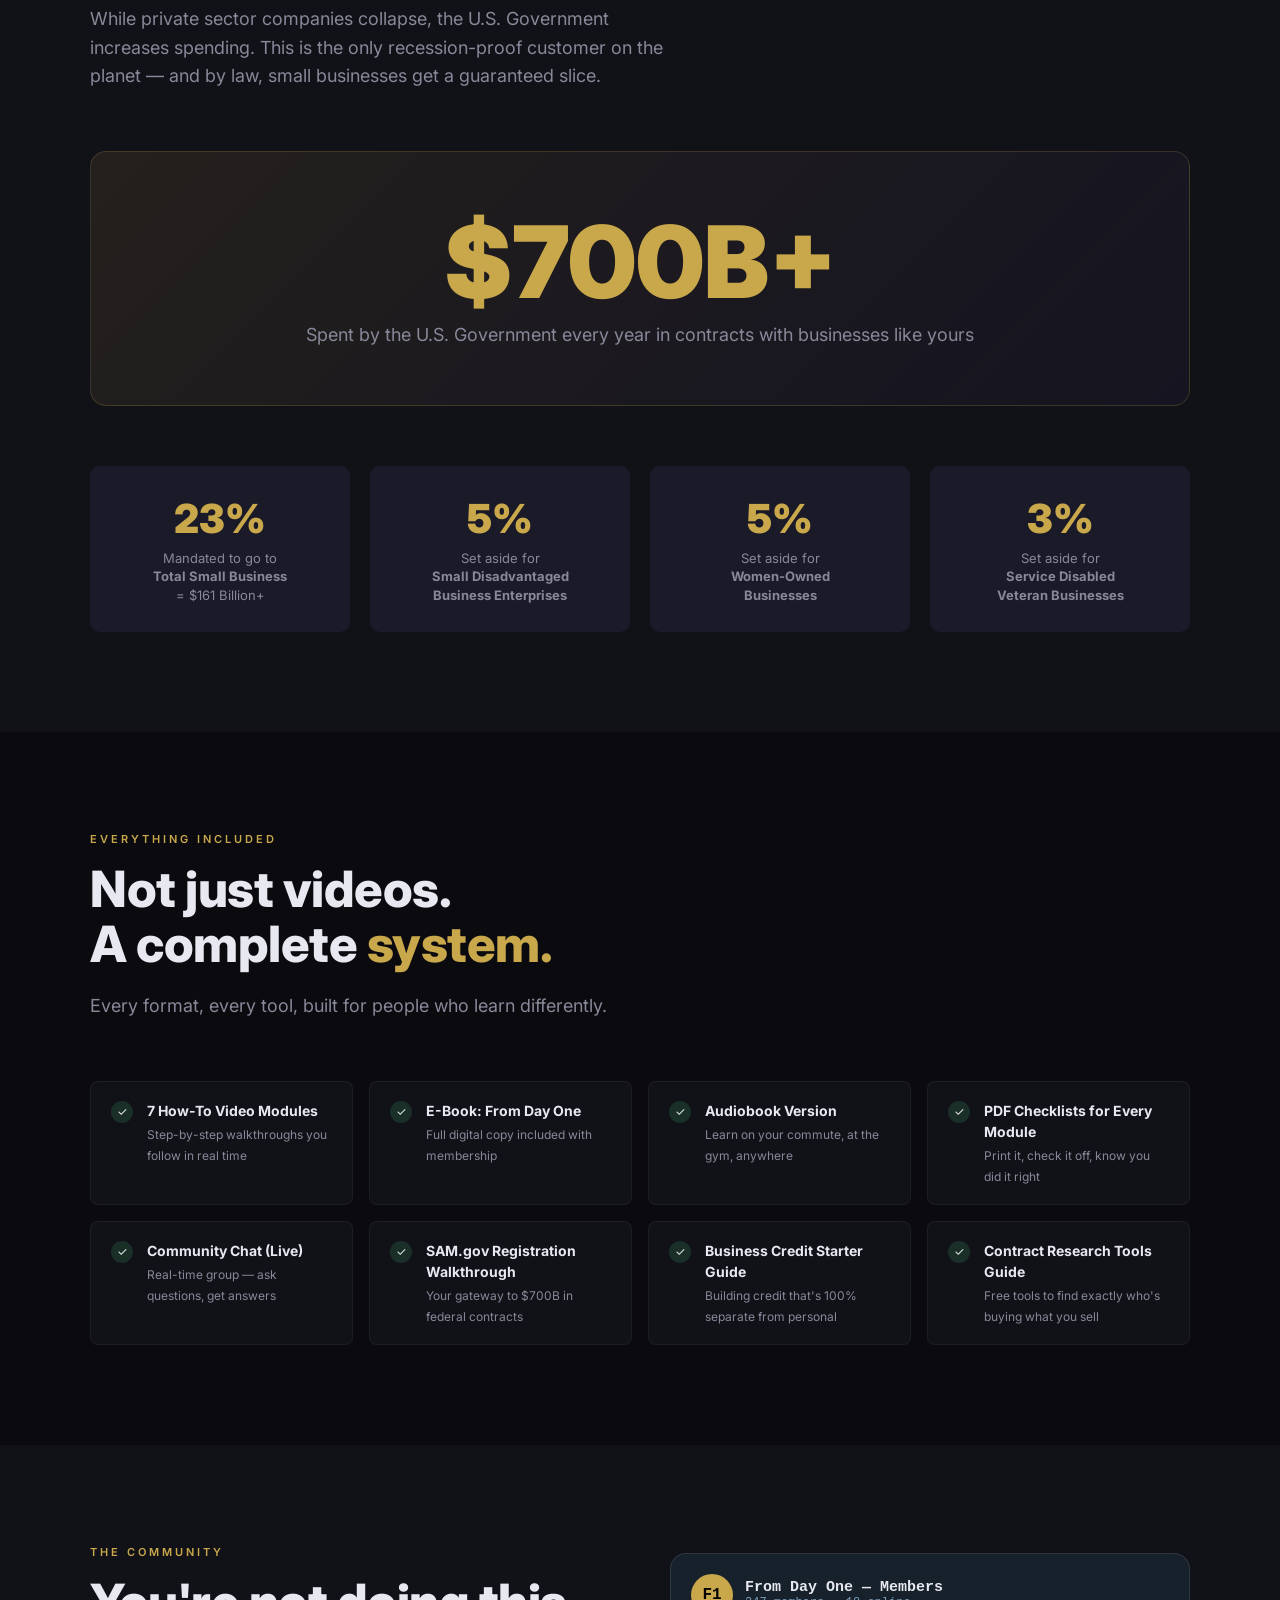
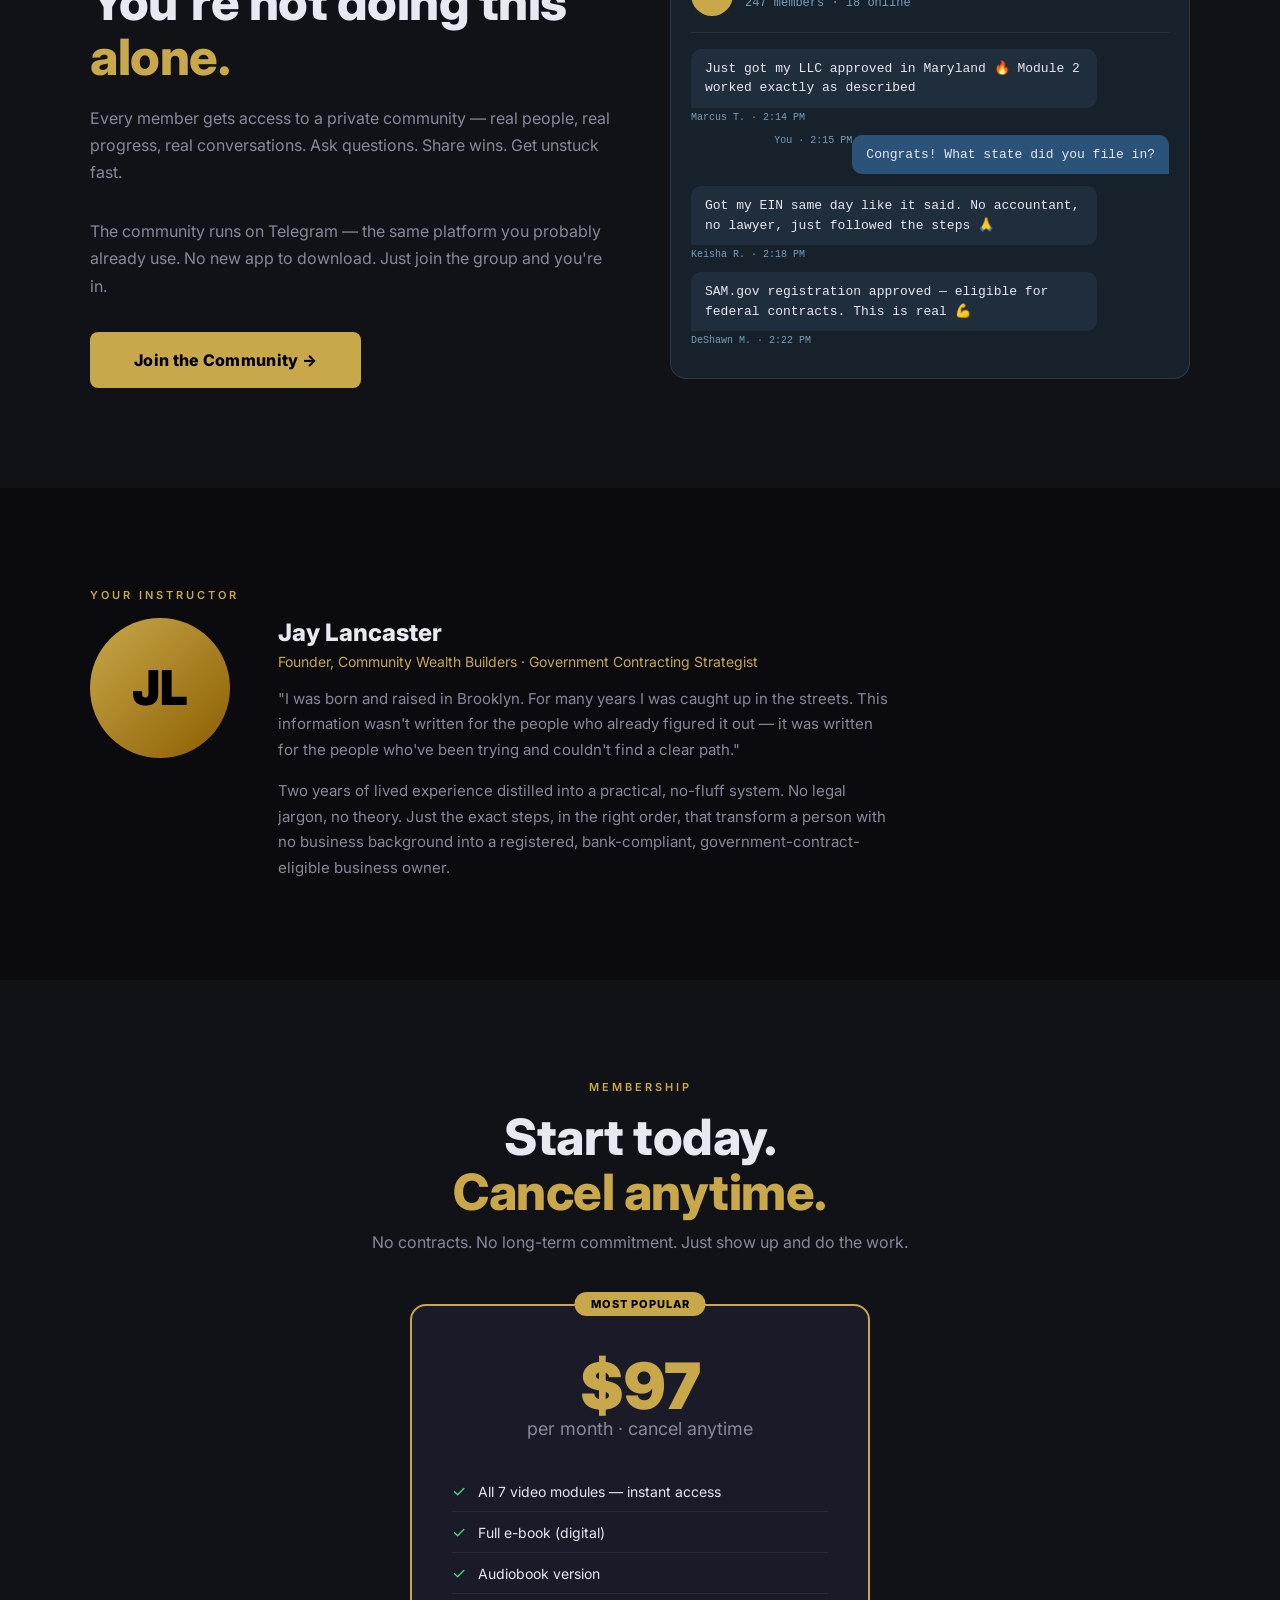
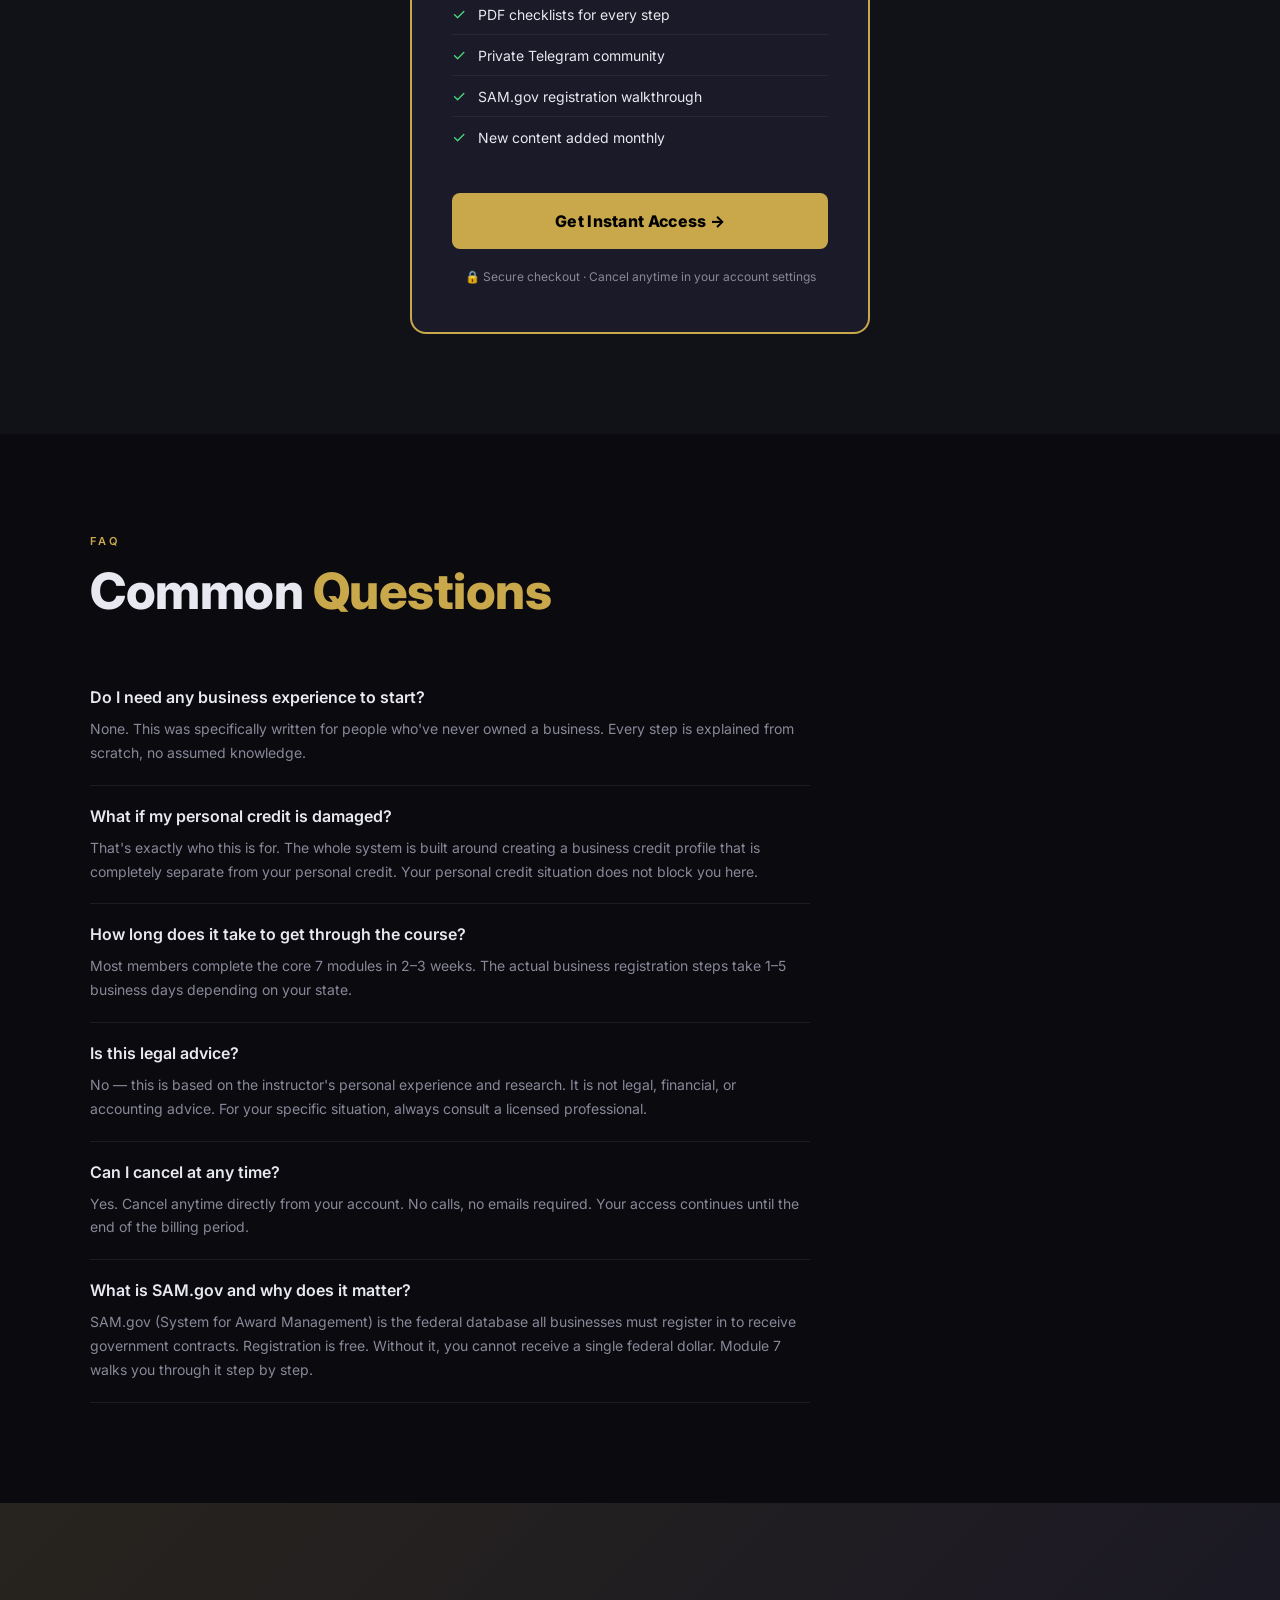
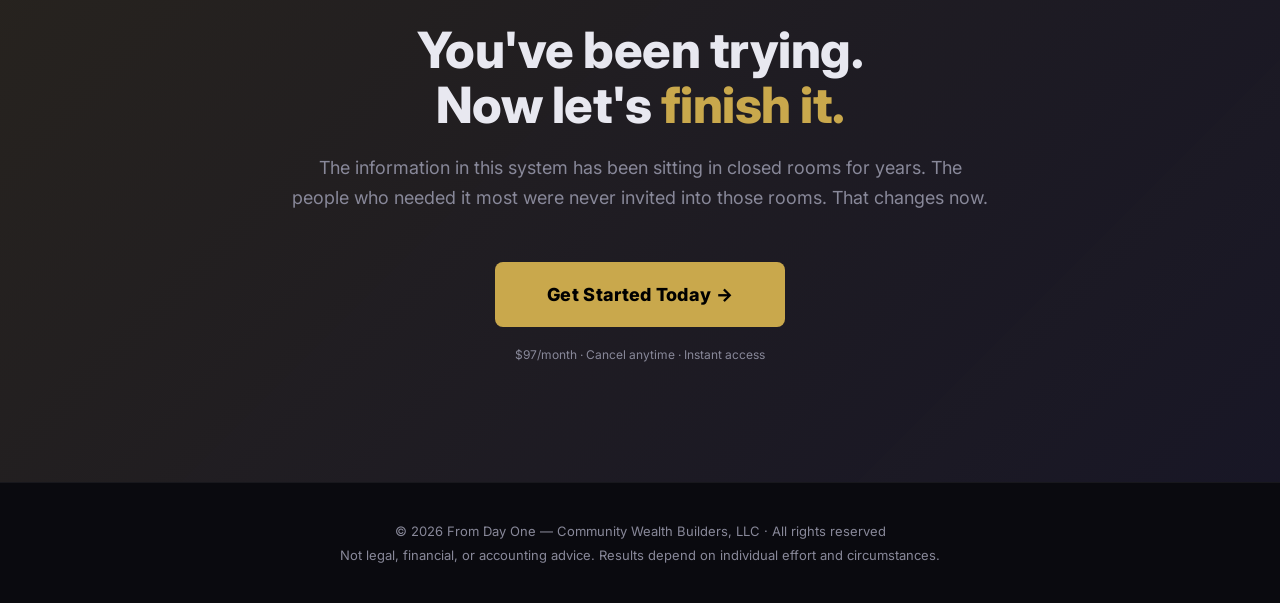
<file: govcon/index.html>
<!DOCTYPE html>
<html lang="en">
<head>
<meta charset="UTF-8">
<meta name="viewport" content="width=device-width, initial-scale=1.0">
<title>From Day One — Build a Bank-Ready Business & Win Government Contracts</title>
<meta name="description" content="The step-by-step system for creating a financially capable company from day one — and taking it into America's $700 billion recession-proof market.">
<style>
  @import url('https://fonts.googleapis.com/css2?family=Inter:wght@300;400;500;600;700;800;900&display=swap');
  
  * { margin: 0; padding: 0; box-sizing: border-box; }
  
  :root {
    --gold: #C9A84C;
    --gold-light: #E8C96A;
    --dark: #0A0A0F;
    --dark2: #111118;
    --dark3: #1A1A28;
    --text: #E8E8F0;
    --muted: #888899;
  }

  body { 
    font-family: 'Inter', sans-serif; 
    background: var(--dark); 
    color: var(--text);
    overflow-x: hidden;
  }

  /* NAV */
  nav {
    position: fixed; top: 0; width: 100%; z-index: 100;
    background: rgba(10,10,15,0.95); backdrop-filter: blur(10px);
    border-bottom: 1px solid rgba(201,168,76,0.2);
    padding: 16px 40px; display: flex; justify-content: space-between; align-items: center;
  }
  .logo { font-size: 18px; font-weight: 800; color: var(--gold); letter-spacing: 2px; }
  .logo span { color: var(--text); font-weight: 300; }
  .nav-cta { 
    background: var(--gold); color: #000; font-weight: 700; font-size: 13px;
    padding: 10px 22px; border-radius: 6px; text-decoration: none; letter-spacing: 0.5px;
    transition: 0.2s;
  }
  .nav-cta:hover { background: var(--gold-light); }

  /* HERO */
  .hero {
    min-height: 100vh;
    background: radial-gradient(ellipse at 30% 50%, rgba(201,168,76,0.08) 0%, transparent 60%),
                radial-gradient(ellipse at 70% 20%, rgba(100,80,200,0.06) 0%, transparent 50%),
                var(--dark);
    display: flex; align-items: center; justify-content: center;
    text-align: center; padding: 120px 20px 80px;
  }
  .hero-inner { max-width: 860px; }
  .hero-badge {
    display: inline-block; background: rgba(201,168,76,0.15); border: 1px solid rgba(201,168,76,0.4);
    color: var(--gold); font-size: 12px; font-weight: 600; letter-spacing: 2px;
    padding: 8px 20px; border-radius: 20px; margin-bottom: 32px; text-transform: uppercase;
  }
  .hero h1 {
    font-size: clamp(38px, 6vw, 72px); font-weight: 900; line-height: 1.05;
    margin-bottom: 28px; letter-spacing: -1px;
  }
  .hero h1 em { font-style: normal; color: var(--gold); }
  .hero p {
    font-size: clamp(16px, 2.5vw, 20px); color: var(--muted); line-height: 1.7;
    max-width: 680px; margin: 0 auto 48px;
  }
  .hero-stats {
    display: flex; gap: 40px; justify-content: center; margin-bottom: 52px;
    flex-wrap: wrap;
  }
  .hero-stat .num { font-size: 36px; font-weight: 800; color: var(--gold); }
  .hero-stat .lbl { font-size: 12px; color: var(--muted); text-transform: uppercase; letter-spacing: 1px; }
  
  .cta-group { display: flex; gap: 16px; justify-content: center; flex-wrap: wrap; }
  .btn-primary {
    background: var(--gold); color: #000; font-weight: 800; font-size: 16px;
    padding: 18px 44px; border-radius: 8px; text-decoration: none; letter-spacing: 0.3px;
    transition: 0.2s; display: inline-block;
  }
  .btn-primary:hover { background: var(--gold-light); transform: translateY(-2px); box-shadow: 0 8px 30px rgba(201,168,76,0.3); }
  .btn-secondary {
    border: 1px solid rgba(255,255,255,0.2); color: var(--text); font-weight: 600; font-size: 15px;
    padding: 18px 36px; border-radius: 8px; text-decoration: none; transition: 0.2s; display: inline-block;
  }
  .btn-secondary:hover { border-color: var(--gold); color: var(--gold); }
  .btn-hint { font-size: 12px; color: var(--muted); margin-top: 16px; text-align: center; }

  /* SECTIONS */
  section { padding: 100px 20px; }
  .container { max-width: 1100px; margin: 0 auto; }
  .section-label {
    font-size: 11px; color: var(--gold); text-transform: uppercase; letter-spacing: 3px;
    font-weight: 600; margin-bottom: 16px;
  }
  h2 {
    font-size: clamp(30px, 5vw, 50px); font-weight: 800; line-height: 1.1;
    letter-spacing: -0.5px; margin-bottom: 20px;
  }
  h2 em { font-style: normal; color: var(--gold); }
  .section-sub { font-size: 18px; color: var(--muted); max-width: 600px; line-height: 1.6; margin-bottom: 60px; }

  /* FOR WHO */
  .for-who { background: var(--dark2); }
  .cards { display: grid; grid-template-columns: repeat(auto-fit, minmax(280px, 1fr)); gap: 20px; }
  .card {
    background: var(--dark3); border: 1px solid rgba(255,255,255,0.06);
    border-radius: 12px; padding: 28px;
    transition: 0.2s;
  }
  .card:hover { border-color: rgba(201,168,76,0.3); transform: translateY(-3px); }
  .card-icon { font-size: 32px; margin-bottom: 16px; }
  .card h3 { font-size: 17px; font-weight: 700; margin-bottom: 10px; }
  .card p { font-size: 14px; color: var(--muted); line-height: 1.6; }

  /* WHAT YOU GET */
  .modules-grid { display: grid; grid-template-columns: repeat(auto-fit, minmax(300px, 1fr)); gap: 16px; }
  .module {
    background: var(--dark2); border: 1px solid rgba(255,255,255,0.06);
    border-left: 3px solid var(--gold); border-radius: 8px; padding: 22px 24px;
    display: flex; gap: 16px; align-items: flex-start;
  }
  .module-num {
    background: rgba(201,168,76,0.15); color: var(--gold);
    font-size: 13px; font-weight: 800; width: 36px; height: 36px;
    border-radius: 50%; display: flex; align-items: center; justify-content: center;
    flex-shrink: 0;
  }
  .module h3 { font-size: 15px; font-weight: 700; margin-bottom: 6px; }
  .module p { font-size: 13px; color: var(--muted); line-height: 1.5; }

  /* MARKET */
  .market { background: var(--dark2); }
  .market-big {
    background: linear-gradient(135deg, rgba(201,168,76,0.1), rgba(100,80,200,0.05));
    border: 1px solid rgba(201,168,76,0.2); border-radius: 16px;
    padding: 60px; text-align: center; margin-bottom: 60px;
  }
  .market-big .number { font-size: clamp(60px, 10vw, 100px); font-weight: 900; color: var(--gold); line-height: 1; }
  .market-big .caption { font-size: 18px; color: var(--muted); margin-top: 12px; }
  .market-breakdown { display: grid; grid-template-columns: repeat(auto-fit, minmax(200px, 1fr)); gap: 20px; }
  .breakdown-item { text-align: center; padding: 28px; background: var(--dark3); border-radius: 10px; }
  .breakdown-item .pct { font-size: 40px; font-weight: 900; color: var(--gold); }
  .breakdown-item .desc { font-size: 13px; color: var(--muted); margin-top: 6px; line-height: 1.4; }

  /* WHAT'S INSIDE */
  .inside { background: var(--dark); }
  .deliverables { display: grid; grid-template-columns: repeat(auto-fit, minmax(250px, 1fr)); gap: 16px; }
  .deliverable {
    display: flex; gap: 14px; align-items: flex-start;
    background: var(--dark2); padding: 18px 20px; border-radius: 8px;
    border: 1px solid rgba(255,255,255,0.05);
  }
  .check { 
    width: 22px; height: 22px; background: rgba(74,222,128,0.15); border-radius: 50%;
    display: flex; align-items: center; justify-content: center; font-size: 12px; flex-shrink: 0;
    margin-top: 1px;
  }
  .deliverable-text { font-size: 14px; line-height: 1.5; }
  .deliverable-text strong { display: block; margin-bottom: 2px; }
  .deliverable-text span { color: var(--muted); font-size: 12px; }

  /* COMMUNITY */
  .community { background: var(--dark2); }
  .community-inner {
    display: grid; grid-template-columns: 1fr 1fr; gap: 60px; align-items: center;
  }
  @media(max-width: 768px) { .community-inner { grid-template-columns: 1fr; } }
  .telegram-mockup {
    background: #17212B; border-radius: 16px; padding: 20px;
    border: 1px solid rgba(255,255,255,0.1); font-family: monospace;
  }
  .tg-header { 
    display: flex; align-items: center; gap: 12px; padding-bottom: 16px;
    border-bottom: 1px solid rgba(255,255,255,0.08); margin-bottom: 16px;
  }
  .tg-avatar { 
    width: 42px; height: 42px; border-radius: 50%; background: var(--gold);
    display: flex; align-items: center; justify-content: center; font-weight: 800; color: #000; font-size: 16px;
  }
  .tg-name { font-weight: 700; font-size: 15px; }
  .tg-count { font-size: 12px; color: #7A9DB8; }
  .tg-msg { margin-bottom: 12px; }
  .tg-bubble {
    background: #1F2D3D; border-radius: 10px 10px 10px 0; padding: 10px 14px;
    font-size: 13px; display: inline-block; max-width: 85%; line-height: 1.5;
  }
  .tg-bubble.mine { background: #2B5278; border-radius: 10px 10px 0 10px; float: right; }
  .tg-time { font-size: 10px; color: #7A9DB8; margin-top: 4px; }
  .clearfix::after { content:''; display:table; clear:both; }

  /* AUTHOR */
  .author { background: var(--dark); }
  .author-inner { 
    display: grid; grid-template-columns: auto 1fr; gap: 48px; align-items: start;
    max-width: 800px;
  }
  @media(max-width: 600px) { .author-inner { grid-template-columns: 1fr; } }
  .author-photo {
    width: 140px; height: 140px; border-radius: 50%;
    background: linear-gradient(135deg, var(--gold), #8B5E00);
    display: flex; align-items: center; justify-content: center;
    font-size: 48px; font-weight: 900; color: #000; flex-shrink: 0;
  }
  .author-name { font-size: 24px; font-weight: 800; margin-bottom: 6px; }
  .author-title { font-size: 14px; color: var(--gold); margin-bottom: 16px; }
  .author-bio { font-size: 15px; color: var(--muted); line-height: 1.7; }

  /* PRICING */
  .pricing { background: var(--dark2); text-align: center; }
  .price-card {
    background: var(--dark3); border: 2px solid var(--gold);
    border-radius: 16px; padding: 48px 40px; max-width: 460px; margin: 0 auto;
    position: relative;
  }
  .price-badge {
    position: absolute; top: -14px; left: 50%; transform: translateX(-50%);
    background: var(--gold); color: #000; font-size: 11px; font-weight: 800;
    padding: 5px 16px; border-radius: 20px; letter-spacing: 1px; white-space: nowrap;
  }
  .price-amount { font-size: 64px; font-weight: 900; color: var(--gold); line-height: 1; }
  .price-period { font-size: 18px; color: var(--muted); margin-bottom: 32px; }
  .price-features { text-align: left; margin-bottom: 36px; }
  .price-feature { 
    display: flex; align-items: center; gap: 12px;
    padding: 10px 0; border-bottom: 1px solid rgba(255,255,255,0.06); font-size: 14px;
  }
  .price-feature:last-child { border-bottom: none; }
  .price-feature .tick { color: #4ADE80; font-size: 16px; }
  .price-guarantee { font-size: 12px; color: var(--muted); margin-top: 20px; }

  /* FAQ */
  .faq { background: var(--dark); }
  .faq-list { max-width: 720px; }
  .faq-item { border-bottom: 1px solid rgba(255,255,255,0.08); padding: 20px 0; }
  .faq-q { font-size: 16px; font-weight: 600; margin-bottom: 10px; }
  .faq-a { font-size: 14px; color: var(--muted); line-height: 1.7; }

  /* FINAL CTA */
  .final-cta {
    background: linear-gradient(135deg, rgba(201,168,76,0.12), rgba(100,80,200,0.08)), var(--dark2);
    text-align: center; padding: 120px 20px;
  }
  
  /* FOOTER */
  footer {
    background: var(--dark); border-top: 1px solid rgba(255,255,255,0.06);
    padding: 40px; text-align: center; font-size: 13px; color: var(--muted);
  }

  /* MOBILE */
  @media(max-width: 600px) {
    nav { padding: 14px 20px; }
    section { padding: 70px 16px; }
    .market-big { padding: 32px 20px; }
  }

  /* ── SOLOMON VOICE AGENT ── */
  #solomon-orb-container {
    position: fixed;
    bottom: 2.5rem; right: 2.5rem;
    z-index: 9999;
    display: flex; flex-direction: column; align-items: flex-end; gap: 1rem;
  }
  .solomon-tooltip {
    background: rgba(10,10,15,0.97);
    border: 1px solid rgba(201,168,76,0.35);
    color: #E8E8F0;
    padding: 0.55rem 1.1rem;
    font-size: 0.78rem;
    font-family: 'Inter', sans-serif;
    letter-spacing: 0.04em;
    white-space: nowrap;
    border-radius: 4px;
    animation: sol-fadeIn 0.6s ease-out 2.5s both;
    pointer-events: none;
  }
  .solomon-tooltip strong { color: var(--gold); }
  #solomon-orb {
    width: 76px; height: 76px;
    border-radius: 50%;
    background: radial-gradient(circle at 38% 32%, #f0dfa0, #c9a84c 52%, #7a5c1a);
    cursor: pointer;
    position: relative;
    display: flex; align-items: center; justify-content: center;
    flex-direction: column; gap: 2px;
    box-shadow: 0 0 0 0 rgba(201,168,76,0.35), 0 8px 28px rgba(201,168,76,0.22);
    animation: sol-pulse 3s ease-in-out infinite;
    transition: transform 0.3s, box-shadow 0.3s;
    user-select: none;
  }
  #solomon-orb:hover {
    transform: scale(1.07);
    box-shadow: 0 0 0 0 rgba(201,168,76,0.55), 0 12px 38px rgba(201,168,76,0.38);
  }
  #solomon-orb.active {
    animation: sol-pulse-active 1s ease-in-out infinite;
    box-shadow: 0 0 0 8px rgba(201,168,76,0.18), 0 8px 38px rgba(201,168,76,0.45);
  }
  #solomon-orb.listening { animation: sol-listen 0.65s ease-in-out infinite; }
  .solomon-orb-label {
    font-family: 'Inter', sans-serif;
    font-size: 0.54rem;
    font-weight: 700;
    letter-spacing: 0.14em;
    text-transform: uppercase;
    color: #0A0A0F;
  }
  .solomon-orb-name {
    font-family: 'Inter', sans-serif;
    font-size: 0.9rem;
    font-weight: 800;
    color: #0A0A0F;
    letter-spacing: 0.04em;
  }
  #solomon-orb::before, #solomon-orb::after {
    content: '';
    position: absolute; inset: -8px;
    border-radius: 50%;
    border: 1px solid rgba(201,168,76,0.28);
    animation: sol-ripple 3s ease-out infinite;
  }
  #solomon-orb::after { animation-delay: 1.5s; }

  /* ── SOLOMON MODAL ── */
  #solomon-modal {
    position: fixed;
    bottom: 8.5rem; right: 2.5rem;
    width: 340px;
    background: #0f0f18;
    border: 1px solid rgba(201,168,76,0.22);
    z-index: 9998;
    display: none;
    flex-direction: column;
    overflow: hidden;
    border-radius: 8px;
    box-shadow: 0 20px 60px rgba(0,0,0,0.85);
    animation: sol-slideUp 0.32s cubic-bezier(0.34,1.56,0.64,1) both;
  }
  #solomon-modal.open { display: flex; }
  .solomon-modal-header {
    background: linear-gradient(135deg, #1a1500, #251c00);
    border-bottom: 1px solid rgba(201,168,76,0.18);
    padding: 1.1rem 1.4rem;
    display: flex; align-items: center; gap: 0.9rem;
  }
  .solomon-avatar {
    width: 40px; height: 40px; border-radius: 50%;
    background: radial-gradient(circle at 35% 35%, #f0dfa0, #c9a84c 60%);
    display: flex; align-items: center; justify-content: center;
    font-family: 'Inter', sans-serif;
    font-size: 1rem; color: #0A0A0F; font-weight: 900;
    flex-shrink: 0;
  }
  .solomon-modal-title { flex: 1; }
  .solomon-modal-title h3 {
    font-family: 'Inter', sans-serif;
    font-size: 0.95rem; font-weight: 800; color: #E8E8F0; margin: 0;
  }
  .solomon-modal-title p { font-size: 0.68rem; color: var(--gold); margin: 0.1rem 0 0; letter-spacing: 0.08em; }
  .solomon-modal-close {
    background: none; border: none; color: #888899;
    font-size: 1.1rem; cursor: pointer; padding: 0.2rem;
    transition: color 0.2s; line-height: 1;
  }
  .solomon-modal-close:hover { color: var(--gold); }

  .solomon-transcript {
    flex: 1; overflow-y: auto;
    padding: 1.1rem;
    display: flex; flex-direction: column; gap: 0.75rem;
    min-height: 180px; max-height: 260px;
  }
  .solomon-transcript::-webkit-scrollbar { width: 3px; }
  .solomon-transcript::-webkit-scrollbar-thumb { background: rgba(201,168,76,0.3); }
  .solomon-bubble {
    max-width: 87%;
    padding: 0.65rem 0.95rem;
    font-size: 0.84rem;
    font-family: 'Inter', sans-serif;
    line-height: 1.55;
    border-radius: 4px;
    animation: sol-fadeIn 0.28s ease-out;
  }
  .solomon-bubble.solomon { background: rgba(201,168,76,0.1); border-left: 2px solid var(--gold); color: #E8E8F0; align-self: flex-start; }
  .solomon-bubble.user { background: rgba(255,255,255,0.05); color: #888899; align-self: flex-end; text-align: right; font-style: italic; }

  .solomon-status-bar {
    padding: 0.75rem 1.4rem;
    border-top: 1px solid rgba(201,168,76,0.1);
    display: flex; align-items: center; gap: 0.7rem;
  }
  .solomon-status-dot {
    width: 7px; height: 7px; border-radius: 50%;
    background: var(--gold);
    animation: sol-blink 1.5s ease-in-out infinite;
    flex-shrink: 0;
  }
  .solomon-status-dot.idle { background: #444455; animation: none; }
  .solomon-status-dot.speaking { background: #4ade80; }
  #solomon-status-text { font-size: 0.73rem; font-family: 'Inter', sans-serif; color: #888899; flex: 1; }

  .solomon-controls {
    padding: 0.85rem 1.4rem 1.1rem;
    display: flex; gap: 0.65rem; justify-content: center;
  }
  .solomon-btn {
    flex: 1; padding: 0.65rem 0.9rem;
    background: transparent;
    border: 1px solid rgba(201,168,76,0.25);
    color: var(--gold);
    font-family: 'Inter', sans-serif;
    font-size: 0.67rem;
    font-weight: 600;
    letter-spacing: 0.12em;
    text-transform: uppercase;
    cursor: pointer;
    border-radius: 4px;
    transition: all 0.2s;
  }
  .solomon-btn:hover { background: rgba(201,168,76,0.1); border-color: var(--gold); }
  .solomon-btn.primary { background: var(--gold); color: #0A0A0F; border-color: var(--gold); font-weight: 800; }
  .solomon-btn.primary:hover { background: var(--gold-light); }
  .solomon-btn:disabled { opacity: 0.38; cursor: not-allowed; }

  /* ── SOLOMON ALERT ── */
  #solomon-alert {
    position: fixed; top: 1rem; left: 50%; transform: translateX(-50%);
    background: rgba(10,10,15,0.97);
    border: 1px solid rgba(201,168,76,0.4);
    color: #E8E8F0;
    padding: 0.75rem 1.7rem;
    font-size: 0.81rem;
    font-family: 'Inter', sans-serif;
    border-radius: 6px;
    z-index: 99999;
    display: none; align-items: center; gap: 0.75rem;
    max-width: 90vw; box-shadow: 0 4px 20px rgba(0,0,0,0.7);
  }
  #solomon-alert.show { display: flex; }

  /* ── SOLOMON KEYFRAMES ── */
  @keyframes sol-fadeIn { from { opacity: 0; } to { opacity: 1; } }
  @keyframes sol-slideUp {
    from { opacity: 0; transform: translateY(18px); }
    to { opacity: 1; transform: translateY(0); }
  }
  @keyframes sol-pulse {
    0%, 100% { box-shadow: 0 0 0 0 rgba(201,168,76,0.35), 0 8px 28px rgba(201,168,76,0.18); }
    50% { box-shadow: 0 0 0 12px rgba(201,168,76,0), 0 8px 28px rgba(201,168,76,0.28); }
  }
  @keyframes sol-pulse-active {
    0%, 100% { box-shadow: 0 0 0 5px rgba(201,168,76,0.22), 0 8px 38px rgba(201,168,76,0.38); }
    50% { box-shadow: 0 0 0 13px rgba(201,168,76,0.08), 0 8px 38px rgba(201,168,76,0.48); }
  }
  @keyframes sol-listen {
    0%, 100% { transform: scale(1); }
    50% { transform: scale(1.06); }
  }
  @keyframes sol-ripple {
    0% { opacity: 0.55; transform: scale(1); }
    100% { opacity: 0; transform: scale(1.52); }
  }
  @keyframes sol-blink {
    0%, 100% { opacity: 1; } 50% { opacity: 0.25; }
  }

  @media(max-width: 600px) {
    #solomon-modal { width: calc(100vw - 3rem); right: 1.5rem; bottom: 7.5rem; }
    #solomon-orb-container { bottom: 1.5rem; right: 1.5rem; }
  }
</style>
</head>
<body>

<!-- NAV -->
<nav>
  <div class="logo">FROM DAY <span>ONE</span></div>
  <a href="#pricing" class="nav-cta">Join Now →</a>
</nav>

<!-- HERO -->
<section class="hero">
  <div class="hero-inner">
    <div class="hero-badge">🇺🇸 The Government Contracting Blueprint</div>
    <h1>Build It Right.<br><em>Fund It Fast.</em><br>Contract for Life.</h1>
    <p>The step-by-step system for creating a bank-compliant business from Day One — then taking it into America's $700 billion recession-proof market. Built for the people who've been left behind. By one of them.</p>
    
    <div class="hero-stats">
      <div class="hero-stat"><div class="num">$700B+</div><div class="lbl">Govt spends annually</div></div>
      <div class="hero-stat"><div class="num">$161B</div><div class="lbl">Mandated to small biz</div></div>
      <div class="hero-stat"><div class="num">7</div><div class="lbl">Modules to completion</div></div>
    </div>

    <div class="cta-group">
      <a href="#pricing" class="btn-primary">Get Instant Access — $97/mo</a>
      <a href="#modules" class="btn-secondary">See What's Inside</a>
    </div>
    <p class="btn-hint">Cancel anytime · Instant access · Community included</p>
  </div>
</section>

<!-- FOR WHO -->
<section class="for-who">
  <div class="container">
    <div class="section-label">This Is For You If...</div>
    <h2>This wasn't built for people<br>who already <em>"made it."</em></h2>
    <p class="section-sub">This was built for the person still climbing back from the pandemic. The one who's tired of watching the opportunity pass while nobody explains how to access it.</p>
    
    <div class="cards">
      <div class="card">
        <div class="card-icon">💥</div>
        <h3>You've been trying — but spinning</h3>
        <p>You start, hit a wall, restart. The information is scattered, the process unclear. This gives you the exact path, in order, no gaps.</p>
      </div>
      <div class="card">
        <div class="card-icon">🏦</div>
        <h3>Banks keep telling you "no"</h3>
        <p>Your personal credit is damaged. You don't know how to build business credit that's completely separate from your personal profile. That ends here.</p>
      </div>
      <div class="card">
        <div class="card-icon">🔒</div>
        <h3>The system seems designed against you</h3>
        <p>Government contracts, business funding — these feel like they're for "connected" people. They're not. The rules are public. This teaches you to use them.</p>
      </div>
      <div class="card">
        <div class="card-icon">⚡</div>
        <h3>You're ready to actually commit</h3>
        <p>Not browse, not think about it. Commit. If that's you, this community is where you belong. The information works for those who work it.</p>
      </div>
    </div>
  </div>
</section>

<!-- MODULES -->
<section class="inside" id="modules">
  <div class="container">
    <div class="section-label">The Curriculum</div>
    <h2>7 Modules. Full system.<br><em>No fluff.</em></h2>
    <p class="section-sub">Every module is a how-to video + PDF checklist. You complete each step and move forward. No guesswork.</p>
    
    <div class="modules-grid">
      <div class="module">
        <div class="module-num">1</div>
        <div>
          <h3>Naming Your Company for Maximum Access</h3>
          <p>Why a non-industry-specific name protects you, opens more doors, and makes your company bank-compliant before you spend a dollar.</p>
        </div>
      </div>
      <div class="module">
        <div class="module-num">2</div>
        <div>
          <h3>Registering Your LLC or Corporation</h3>
          <p>State-by-state walkthrough. Which entity type, which state, what fees, and exactly how to file — without paying Legal Zoom.</p>
        </div>
      </div>
      <div class="module">
        <div class="module-num">3</div>
        <div>
          <h3>Getting Your EIN — Free, Same Day</h3>
          <p>Your Employer Identification Number is your business's Social Security number. IRS issues it free in minutes. Here's exactly how.</p>
        </div>
      </div>
      <div class="module">
        <div class="module-num">4</div>
        <div>
          <h3>Building Your Business Credit Profile</h3>
          <p>How to start building a credit profile completely separate from your personal credit — from the moment the company is formed.</p>
        </div>
      </div>
      <div class="module">
        <div class="module-num">5</div>
        <div>
          <h3>Domain, Email, Phone & Business Address</h3>
          <p>Why banks require these and exactly how to set them up for under $50 total. The professional infrastructure that opens doors.</p>
        </div>
      </div>
      <div class="module">
        <div class="module-num">6</div>
        <div>
          <h3>Registered Agent & Compliance</h3>
          <p>What a registered agent is, why you need one, and how to get it set up correctly from day one to stay legally protected.</p>
        </div>
      </div>
      <div class="module">
        <div class="module-num">7</div>
        <div>
          <h3>SAM.gov Registration → Government Contracts</h3>
          <p>How to register in the System for Award Management, find contracts matching your business, and position yourself to win.</p>
        </div>
      </div>
    </div>
  </div>
</section>

<!-- MARKET -->
<section class="market">
  <div class="container">
    <div class="section-label">The Opportunity</div>
    <h2>The government doesn't stop<br>spending during <em>recessions.</em></h2>
    <p class="section-sub">While private sector companies collapse, the U.S. Government increases spending. This is the only recession-proof customer on the planet — and by law, small businesses get a guaranteed slice.</p>
    
    <div class="market-big">
      <div class="number">$700B+</div>
      <div class="caption">Spent by the U.S. Government every year in contracts with businesses like yours</div>
    </div>
    
    <div class="market-breakdown">
      <div class="breakdown-item">
        <div class="pct">23%</div>
        <div class="desc">Mandated to go to<br><strong>Total Small Business</strong><br>= $161 Billion+</div>
      </div>
      <div class="breakdown-item">
        <div class="pct">5%</div>
        <div class="desc">Set aside for<br><strong>Small Disadvantaged<br>Business Enterprises</strong></div>
      </div>
      <div class="breakdown-item">
        <div class="pct">5%</div>
        <div class="desc">Set aside for<br><strong>Women-Owned<br>Businesses</strong></div>
      </div>
      <div class="breakdown-item">
        <div class="pct">3%</div>
        <div class="desc">Set aside for<br><strong>Service Disabled<br>Veteran Businesses</strong></div>
      </div>
    </div>
  </div>
</section>

<!-- WHAT'S INCLUDED -->
<section class="inside">
  <div class="container">
    <div class="section-label">Everything Included</div>
    <h2>Not just videos.<br>A complete <em>system.</em></h2>
    <p class="section-sub">Every format, every tool, built for people who learn differently.</p>
    
    <div class="deliverables">
      <div class="deliverable">
        <div class="check">✓</div>
        <div class="deliverable-text"><strong>7 How-To Video Modules</strong><span>Step-by-step walkthroughs you follow in real time</span></div>
      </div>
      <div class="deliverable">
        <div class="check">✓</div>
        <div class="deliverable-text"><strong>E-Book: From Day One</strong><span>Full digital copy included with membership</span></div>
      </div>
      <div class="deliverable">
        <div class="check">✓</div>
        <div class="deliverable-text"><strong>Audiobook Version</strong><span>Learn on your commute, at the gym, anywhere</span></div>
      </div>
      <div class="deliverable">
        <div class="check">✓</div>
        <div class="deliverable-text"><strong>PDF Checklists for Every Module</strong><span>Print it, check it off, know you did it right</span></div>
      </div>
      <div class="deliverable">
        <div class="check">✓</div>
        <div class="deliverable-text"><strong>Community Chat (Live)</strong><span>Real-time group — ask questions, get answers</span></div>
      </div>
      <div class="deliverable">
        <div class="check">✓</div>
        <div class="deliverable-text"><strong>SAM.gov Registration Walkthrough</strong><span>Your gateway to $700B in federal contracts</span></div>
      </div>
      <div class="deliverable">
        <div class="check">✓</div>
        <div class="deliverable-text"><strong>Business Credit Starter Guide</strong><span>Building credit that's 100% separate from personal</span></div>
      </div>
      <div class="deliverable">
        <div class="check">✓</div>
        <div class="deliverable-text"><strong>Contract Research Tools Guide</strong><span>Free tools to find exactly who's buying what you sell</span></div>
      </div>
    </div>
  </div>
</section>

<!-- COMMUNITY -->
<section class="community">
  <div class="container">
    <div class="community-inner">
      <div>
        <div class="section-label">The Community</div>
        <h2>You're not doing this <em>alone.</em></h2>
        <p style="color:var(--muted); font-size:16px; line-height:1.7; margin-bottom:32px;">
          Every member gets access to a private community — real people, real progress, real conversations. Ask questions. Share wins. Get unstuck fast.
        </p>
        <p style="color:var(--muted); font-size:16px; line-height:1.7; margin-bottom:32px;">
          The community runs on Telegram — the same platform you probably already use. No new app to download. Just join the group and you're in.
        </p>
        <a href="#pricing" class="btn-primary">Join the Community →</a>
      </div>
      <div class="telegram-mockup">
        <div class="tg-header">
          <div class="tg-avatar">F1</div>
          <div>
            <div class="tg-name">From Day One — Members</div>
            <div class="tg-count">247 members · 18 online</div>
          </div>
        </div>
        <div class="tg-msg">
          <div class="tg-bubble">Just got my LLC approved in Maryland 🔥 Module 2 worked exactly as described</div>
          <div class="tg-time">Marcus T. · 2:14 PM</div>
        </div>
        <div class="tg-msg clearfix">
          <div class="tg-bubble mine">Congrats! What state did you file in?</div>
          <div class="tg-time" style="text-align:right">You · 2:15 PM</div>
        </div>
        <div class="tg-msg">
          <div class="tg-bubble">Got my EIN same day like it said. No accountant, no lawyer, just followed the steps 🙏</div>
          <div class="tg-time">Keisha R. · 2:18 PM</div>
        </div>
        <div class="tg-msg">
          <div class="tg-bubble">SAM.gov registration approved — eligible for federal contracts. This is real 💪</div>
          <div class="tg-time">DeShawn M. · 2:22 PM</div>
        </div>
      </div>
    </div>
  </div>
</section>

<!-- AUTHOR -->
<section class="author">
  <div class="container">
    <div class="section-label">Your Instructor</div>
    <div class="author-inner">
      <div class="author-photo">JL</div>
      <div>
        <div class="author-name">Jay Lancaster</div>
        <div class="author-title">Founder, Community Wealth Builders · Government Contracting Strategist</div>
        <p class="author-bio" style="margin-bottom:16px">
          "I was born and raised in Brooklyn. For many years I was caught up in the streets. This information wasn't written for the people who already figured it out — it was written for the people who've been trying and couldn't find a clear path."
        </p>
        <p class="author-bio">
          Two years of lived experience distilled into a practical, no-fluff system. No legal jargon, no theory. Just the exact steps, in the right order, that transform a person with no business background into a registered, bank-compliant, government-contract-eligible business owner.
        </p>
      </div>
    </div>
  </div>
</section>

<!-- PRICING -->
<section class="pricing" id="pricing">
  <div class="container">
    <div class="section-label">Membership</div>
    <h2 style="margin-bottom:12px">Start today.<br><em>Cancel anytime.</em></h2>
    <p style="color:var(--muted); font-size:16px; margin-bottom:52px">No contracts. No long-term commitment. Just show up and do the work.</p>
    
    <div class="price-card">
      <div class="price-badge">MOST POPULAR</div>
      <div class="price-amount">$97</div>
      <div class="price-period">per month · cancel anytime</div>
      
      <div class="price-features">
        <div class="price-feature"><span class="tick">✓</span> All 7 video modules — instant access</div>
        <div class="price-feature"><span class="tick">✓</span> Full e-book (digital)</div>
        <div class="price-feature"><span class="tick">✓</span> Audiobook version</div>
        <div class="price-feature"><span class="tick">✓</span> PDF checklists for every step</div>
        <div class="price-feature"><span class="tick">✓</span> Private Telegram community</div>
        <div class="price-feature"><span class="tick">✓</span> SAM.gov registration walkthrough</div>
        <div class="price-feature"><span class="tick">✓</span> New content added monthly</div>
      </div>
      
      <a href="https://buy.stripe.com/PLACEHOLDER" class="btn-primary" style="width:100%; text-align:center; display:block" id="join-btn">
        Get Instant Access →
      </a>
      <p class="price-guarantee">🔒 Secure checkout · Cancel anytime in your account settings</p>
    </div>
  </div>
</section>

<!-- FAQ -->
<section class="faq">
  <div class="container">
    <div class="section-label">FAQ</div>
    <h2 style="margin-bottom:48px">Common <em>Questions</em></h2>
    
    <div class="faq-list">
      <div class="faq-item">
        <div class="faq-q">Do I need any business experience to start?</div>
        <div class="faq-a">None. This was specifically written for people who've never owned a business. Every step is explained from scratch, no assumed knowledge.</div>
      </div>
      <div class="faq-item">
        <div class="faq-q">What if my personal credit is damaged?</div>
        <div class="faq-a">That's exactly who this is for. The whole system is built around creating a business credit profile that is completely separate from your personal credit. Your personal credit situation does not block you here.</div>
      </div>
      <div class="faq-item">
        <div class="faq-q">How long does it take to get through the course?</div>
        <div class="faq-a">Most members complete the core 7 modules in 2–3 weeks. The actual business registration steps take 1–5 business days depending on your state.</div>
      </div>
      <div class="faq-item">
        <div class="faq-q">Is this legal advice?</div>
        <div class="faq-a">No — this is based on the instructor's personal experience and research. It is not legal, financial, or accounting advice. For your specific situation, always consult a licensed professional.</div>
      </div>
      <div class="faq-item">
        <div class="faq-q">Can I cancel at any time?</div>
        <div class="faq-a">Yes. Cancel anytime directly from your account. No calls, no emails required. Your access continues until the end of the billing period.</div>
      </div>
      <div class="faq-item">
        <div class="faq-q">What is SAM.gov and why does it matter?</div>
        <div class="faq-a">SAM.gov (System for Award Management) is the federal database all businesses must register in to receive government contracts. Registration is free. Without it, you cannot receive a single federal dollar. Module 7 walks you through it step by step.</div>
      </div>
    </div>
  </div>
</section>

<!-- FINAL CTA -->
<section class="final-cta">
  <div class="container" style="max-width:700px; margin:0 auto">
    <h2 style="margin-bottom:20px">You've been trying.<br>Now let's <em>finish it.</em></h2>
    <p style="font-size:18px; color:var(--muted); line-height:1.7; margin-bottom:48px">
      The information in this system has been sitting in closed rooms for years. The people who needed it most were never invited into those rooms. That changes now.
    </p>
    <a href="#pricing" class="btn-primary" style="font-size:18px; padding:22px 52px">Get Started Today →</a>
    <p class="btn-hint" style="margin-top:20px">$97/month · Cancel anytime · Instant access</p>
  </div>
</section>

<footer>
  <p>© 2026 From Day One — Community Wealth Builders, LLC · All rights reserved</p>
  <p style="margin-top:8px">Not legal, financial, or accounting advice. Results depend on individual effort and circumstances.</p>
</footer>

<!-- ── SOLOMON ALERT ── -->
<div id="solomon-alert">
  <span>⚠️</span>
  <span id="solomon-alert-text"></span>
</div>

<!-- ── SOLOMON ORB ── -->
<div id="solomon-orb-container">
  <div class="solomon-tooltip"><strong>Solomon</strong> — Ask me anything ✦</div>
  <div id="solomon-orb" onclick="toggleSolomon()" title="Talk to Solomon">
    <div class="solomon-orb-name">Solomon</div>
    <div class="solomon-orb-label">Ask me</div>
  </div>
</div>

<!-- ── SOLOMON MODAL ── -->
<div id="solomon-modal">
  <div class="solomon-modal-header">
    <div class="solomon-avatar">S</div>
    <div class="solomon-modal-title">
      <h3>Solomon</h3>
      <p>✦ From Day One · Business Guide</p>
    </div>
    <button class="solomon-modal-close" onclick="closeSolomon()">✕</button>
  </div>

  <div class="solomon-transcript" id="solomon-transcript"></div>

  <div class="solomon-status-bar">
    <div class="solomon-status-dot idle" id="solomon-dot"></div>
    <span id="solomon-status-text">Click "Speak" to begin</span>
  </div>

  <div class="solomon-controls">
    <button class="solomon-btn primary" id="solomon-speak-btn" onclick="solomonStartListening()">🎙 Speak</button>
    <button class="solomon-btn" id="solomon-stop-btn" onclick="solomonStopAll()" disabled>⏹ Stop</button>
  </div>
</div>

<script>
  // ── SOLOMON AI VOICE AGENT ──
  const SOLOMON_API_KEY = "AIzaSyC_ECkMFz2JmYwjp1bgIv0mqXJExT0gAu8";
  const SOLOMON_URL = `https://generativelanguage.googleapis.com/v1beta/models/gemini-1.5-flash:generateContent?key=${SOLOMON_API_KEY}`;

  const SOLOMON_SYSTEM_PROMPT = `You are Solomon, the AI guide for "From Day One" — a membership program by Jay Lancaster and Community Wealth Builders that teaches people how to build a bank-ready business from scratch and access America's $700 billion government contracting market.

Your role: help visitors understand what's possible, answer questions honestly, and guide ready people toward joining at $97/month.

What you know:
- The course has 7 modules covering LLC formation, EIN, business credit (separate from personal credit), domain/email/phone setup, registered agent, and SAM.gov registration
- Membership includes video modules, e-book, audiobook, PDF checklists, private Telegram community, and SAM.gov walkthrough
- Price: $97/month, cancel anytime
- This was built for people with no business background, damaged personal credit, or who've been shut out of the system
- Jay Lancaster grew up in Brooklyn, built this from lived experience
- The U.S. Government spends $700B+ per year; 23% is mandated to small businesses = $161B+ for people like your visitors
- SAM.gov registration is free and required to receive any federal contract

Personality: Wise, direct, and warm — like a mentor who's been where they are and found the path. No hype, no jargon. Plain talk. You listen and meet them where they are. When someone is ready, guide them clearly to join.

Keep every response to 2-3 sentences max — this is voice delivery. Never say you're an AI in a way that breaks trust; you're Solomon, their guide.`;

  let solomonRecognition = null;
  let solomonSynth = window.speechSynthesis;
  let solomonHistory = [];
  let solomonListening = false;
  let solomonSpeaking = false;
  let solomonOpen = false;

  function openSolomon() {
    document.getElementById('solomon-modal').classList.add('open');
    document.getElementById('solomon-orb').classList.add('active');
    solomonOpen = true;
    if (solomonHistory.length === 0) {
      setTimeout(() => solomonGreet(), 420);
    }
  }
  function closeSolomon() {
    document.getElementById('solomon-modal').classList.remove('open');
    document.getElementById('solomon-orb').classList.remove('active');
    solomonStopAll();
    solomonOpen = false;
  }
  function toggleSolomon() { solomonOpen ? closeSolomon() : openSolomon(); }

  async function solomonGreet() {
    const msg = "I'm Solomon — I'm here to help you understand exactly how to build a bank-ready business and access government contracts. What's your biggest question right now?";
    solomonAddBubble(msg, 'solomon');
    await solomonSpeak(msg);
  }

  function solomonAddBubble(text, who) {
    const t = document.getElementById('solomon-transcript');
    const b = document.createElement('div');
    b.className = `solomon-bubble ${who}`;
    b.textContent = text;
    t.appendChild(b);
    t.scrollTop = t.scrollHeight;
    const role = who === 'solomon' ? 'model' : 'user';
    solomonHistory.push({ role, parts: [{ text }] });
  }

  function solomonSetStatus(text, type) {
    document.getElementById('solomon-status-text').textContent = text;
    const dot = document.getElementById('solomon-dot');
    dot.className = 'solomon-status-dot ' + (type || 'idle');
  }

  function solomonShowAlert(msg) {
    const a = document.getElementById('solomon-alert');
    document.getElementById('solomon-alert-text').textContent = msg;
    a.classList.add('show');
    setTimeout(() => a.classList.remove('show'), 5000);
  }

  function solomonSpeak(text) {
    return new Promise((resolve) => {
      if (!solomonSynth) { resolve(); return; }
      solomonSynth.cancel();
      const utt = new SpeechSynthesisUtterance(text);
      utt.rate = 0.9;
      utt.pitch = 0.95;
      utt.volume = 1.0;

      const voices = solomonSynth.getVoices();
      const preferred = voices.find(v =>
        v.name.includes('Daniel') ||
        v.name.includes('Alex') ||
        v.name.includes('Fred') ||
        v.name.toLowerCase().includes('male') ||
        v.name.includes('Google UK English Male') ||
        v.name.includes('Arthur')
      ) || voices.find(v => v.lang === 'en-US') || voices[0];
      if (preferred) utt.voice = preferred;

      solomonSpeaking = true;
      solomonSetStatus('Solomon is speaking…', 'speaking');
      document.getElementById('solomon-orb').classList.add('active');
      document.getElementById('solomon-stop-btn').disabled = false;

      utt.onend = () => {
        solomonSpeaking = false;
        solomonSetStatus('Click "Speak" to continue', 'idle');
        document.getElementById('solomon-orb').classList.remove('listening');
        resolve();
      };
      utt.onerror = () => { solomonSpeaking = false; resolve(); };
      solomonSynth.speak(utt);
    });
  }

  async function solomonAskGemini(userMessage) {
    try {
      const messages = solomonHistory.slice(-12);
      const body = {
        system_instruction: { parts: [{ text: SOLOMON_SYSTEM_PROMPT }] },
        contents: messages
      };
      const resp = await fetch(SOLOMON_URL, {
        method: 'POST',
        headers: { 'Content-Type': 'application/json' },
        body: JSON.stringify(body)
      });
      if (!resp.ok) {
        const err = await resp.json().catch(() => ({}));
        throw new Error(err?.error?.message || `HTTP ${resp.status}`);
      }
      const data = await resp.json();
      const reply = data?.candidates?.[0]?.content?.parts?.[0]?.text;
      if (!reply) throw new Error('Empty response');
      return reply;
    } catch (err) {
      console.error('Solomon error:', err);
      return "I'm having a brief moment — give me one more try, or you can reach Jay's team directly through the site.";
    }
  }

  function solomonStartListening() {
    if (solomonSpeaking) { solomonSynth.cancel(); solomonSpeaking = false; }

    const SpeechRec = window.SpeechRecognition || window.webkitSpeechRecognition;
    if (!SpeechRec) {
      solomonShowAlert('Voice input requires Chrome or Edge. Try a supported browser.');
      solomonSetStatus('Browser not supported — use Chrome', 'idle');
      return;
    }

    if (solomonListening && solomonRecognition) { solomonRecognition.stop(); return; }

    solomonRecognition = new SpeechRec();
    solomonRecognition.lang = 'en-US';
    solomonRecognition.interimResults = false;
    solomonRecognition.maxAlternatives = 1;
    solomonRecognition.continuous = false;

    solomonListening = true;
    solomonSetStatus('Listening… speak now', 'listening');
    document.getElementById('solomon-orb').classList.add('listening');
    document.getElementById('solomon-speak-btn').textContent = '🔴 Listening…';
    document.getElementById('solomon-speak-btn').disabled = true;
    document.getElementById('solomon-stop-btn').disabled = false;

    solomonRecognition.onresult = async (event) => {
      const transcript = event.results[0][0].transcript;
      solomonListening = false;
      document.getElementById('solomon-speak-btn').textContent = '🎙 Speak';
      document.getElementById('solomon-speak-btn').disabled = false;
      document.getElementById('solomon-orb').classList.remove('listening');

      if (!transcript.trim()) { solomonSetStatus("Didn't catch that — try again", 'idle'); return; }

      solomonAddBubble(transcript, 'user');
      solomonSetStatus('Solomon is thinking…', 'thinking');

      const reply = await solomonAskGemini(transcript);
      solomonAddBubble(reply, 'solomon');
      await solomonSpeak(reply);
    };

    solomonRecognition.onerror = (event) => {
      solomonListening = false;
      document.getElementById('solomon-speak-btn').textContent = '🎙 Speak';
      document.getElementById('solomon-speak-btn').disabled = false;
      document.getElementById('solomon-orb').classList.remove('listening');

      if (event.error === 'not-allowed') {
        solomonSetStatus('Microphone access denied', 'idle');
        solomonShowAlert('Please allow microphone access to talk with Solomon.');
      } else if (event.error === 'no-speech') {
        solomonSetStatus('No speech detected — try again', 'idle');
      } else {
        solomonSetStatus('Voice error — please retry', 'idle');
      }
    };

    solomonRecognition.onend = () => {
      solomonListening = false;
      if (document.getElementById('solomon-speak-btn').textContent.includes('Listening')) {
        document.getElementById('solomon-speak-btn').textContent = '🎙 Speak';
        document.getElementById('solomon-speak-btn').disabled = false;
      }
    };

    solomonRecognition.start();
  }

  function solomonStopAll() {
    if (solomonRecognition) { try { solomonRecognition.abort(); } catch(e) {} }
    if (solomonSynth) solomonSynth.cancel();
    solomonListening = false;
    solomonSpeaking = false;
    solomonSetStatus('Stopped — click Speak to continue', 'idle');
    document.getElementById('solomon-speak-btn').textContent = '🎙 Speak';
    document.getElementById('solomon-speak-btn').disabled = false;
    document.getElementById('solomon-stop-btn').disabled = true;
    document.getElementById('solomon-orb').classList.remove('listening');
  }

  if (solomonSynth) {
    solomonSynth.onvoiceschanged = () => solomonSynth.getVoices();
    solomonSynth.getVoices();
  }
</script>

</body>
</html>
</file>
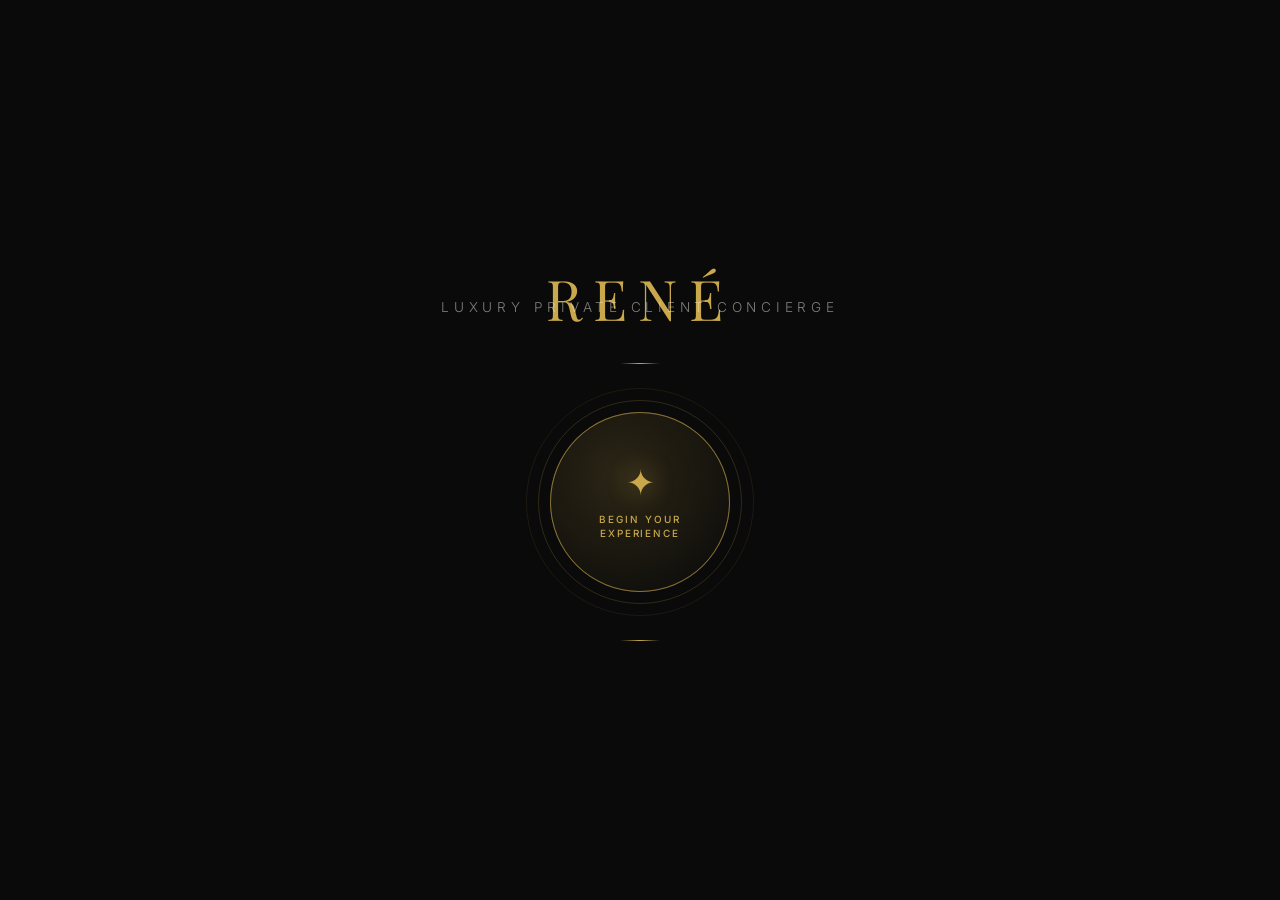
<file: rene/index.html>
<!DOCTYPE html>
<html lang="en">
<head>
<meta charset="UTF-8">
<meta name="viewport" content="width=device-width, initial-scale=1.0, maximum-scale=1.0, user-scalable=no">
<title>René | Your Luxury Private Client Concierge</title>
<link rel="preconnect" href="https://fonts.googleapis.com">
<link rel="preconnect" href="https://fonts.gstatic.com" crossorigin>
<link href="https://fonts.googleapis.com/css2?family=Playfair+Display:ital,wght@0,400;0,500;0,600;1,400&family=Inter:wght@300;400;500&display=swap" rel="stylesheet">
<style>
  *, *::before, *::after { box-sizing: border-box; margin: 0; padding: 0; }

  :root {
    --black: #0a0a0a;
    --gold: #c9a84c;
    --gold-dim: rgba(201,168,76,0.15);
    --gold-mid: rgba(201,168,76,0.4);
    --white: #f5f0e8;
    --gray: rgba(245,240,232,0.5);
  }

  html, body {
    background: var(--black);
    color: var(--white);
    font-family: 'Inter', sans-serif;
    height: 100%;
    min-height: 100vh;
    overflow: hidden;
    -webkit-tap-highlight-color: transparent;
    -webkit-touch-callout: none;
    user-select: none;
  }

  /* ── LANDING ── */
  #landing {
    position: fixed;
    inset: 0;
    display: flex;
    flex-direction: column;
    align-items: center;
    justify-content: center;
    gap: 48px;
    z-index: 10;
    transition: opacity 0.8s ease, transform 0.8s ease;
  }
  #landing.hidden {
    opacity: 0;
    transform: scale(0.95);
    pointer-events: none;
  }

  .brand-title {
    font-family: 'Playfair Display', serif;
    font-size: clamp(2rem, 8vw, 3.5rem);
    font-weight: 400;
    letter-spacing: 0.2em;
    color: var(--gold);
    text-align: center;
  }
  .brand-subtitle {
    font-size: clamp(0.7rem, 2.5vw, 0.85rem);
    letter-spacing: 0.35em;
    color: var(--gray);
    text-align: center;
    font-weight: 300;
    margin-top: -36px;
  }

  /* ── BEGIN BUTTON ── */
  #begin-btn {
    position: relative;
    width: 180px;
    height: 180px;
    border-radius: 50%;
    background: transparent;
    border: none;
    cursor: pointer;
    display: flex;
    align-items: center;
    justify-content: center;
    flex-direction: column;
    gap: 10px;
    outline: none;
    -webkit-appearance: none;
  }

  .orb-ring {
    position: absolute;
    inset: 0;
    border-radius: 50%;
    border: 1px solid var(--gold-mid);
    animation: pulse-ring 2.5s ease-in-out infinite;
  }
  .orb-ring:nth-child(2) { animation-delay: 0.6s; inset: -12px; border-color: rgba(201,168,76,0.2); }
  .orb-ring:nth-child(3) { animation-delay: 1.2s; inset: -24px; border-color: rgba(201,168,76,0.1); }

  @keyframes pulse-ring {
    0%, 100% { transform: scale(1); opacity: 0.7; }
    50% { transform: scale(1.04); opacity: 1; }
  }

  .orb-core {
    position: absolute;
    inset: 0;
    border-radius: 50%;
    background: radial-gradient(circle at 40% 35%, rgba(201,168,76,0.18), rgba(201,168,76,0.05) 70%, transparent);
    border: 1px solid var(--gold-mid);
  }

  .orb-diamond {
    position: relative;
    font-size: 2.2rem;
    color: var(--gold);
    z-index: 1;
    filter: drop-shadow(0 0 12px rgba(201,168,76,0.6));
    animation: diamond-glow 2.5s ease-in-out infinite;
  }
  @keyframes diamond-glow {
    0%, 100% { filter: drop-shadow(0 0 10px rgba(201,168,76,0.5)); }
    50% { filter: drop-shadow(0 0 22px rgba(201,168,76,0.9)); }
  }

  .orb-label {
    position: relative;
    z-index: 1;
    font-family: 'Inter', sans-serif;
    font-size: 0.62rem;
    letter-spacing: 0.2em;
    color: var(--gold);
    text-transform: uppercase;
    font-weight: 500;
    text-align: center;
    line-height: 1.4;
  }

  /* ── CONVERSATION OVERLAY ── */
  #conversation {
    position: fixed;
    inset: 0;
    display: flex;
    flex-direction: column;
    z-index: 20;
    opacity: 0;
    pointer-events: none;
    transition: opacity 0.8s ease;
  }
  #conversation.active {
    opacity: 1;
    pointer-events: all;
  }

  /* Top bar */
  .conv-header {
    display: flex;
    align-items: center;
    justify-content: space-between;
    padding: 20px 28px 12px;
    border-bottom: 1px solid rgba(201,168,76,0.12);
  }
  .conv-name {
    font-family: 'Playfair Display', serif;
    font-size: 1.1rem;
    color: var(--gold);
    letter-spacing: 0.12em;
  }
  .conv-status {
    font-size: 0.65rem;
    letter-spacing: 0.2em;
    font-weight: 500;
    text-transform: uppercase;
    display: flex;
    align-items: center;
    gap: 6px;
  }
  .status-dot {
    width: 6px;
    height: 6px;
    border-radius: 50%;
    background: var(--gold);
  }
  .status-dot.speaking { animation: blink 0.8s ease-in-out infinite alternate; }
  .status-dot.listening { background: #4caf93; animation: blink 1.2s ease-in-out infinite alternate; }
  @keyframes blink { from { opacity: 0.3; } to { opacity: 1; } }

  /* Stage dots */
  .stage-dots {
    display: flex;
    gap: 5px;
    align-items: center;
  }
  .stage-dot {
    width: 4px;
    height: 4px;
    border-radius: 50%;
    background: rgba(201,168,76,0.2);
    transition: background 0.4s;
  }
  .stage-dot.done { background: var(--gold); }
  .stage-dot.current { background: var(--gold); width: 6px; height: 6px; }

  /* René speech area */
  .speech-area {
    flex: 1;
    display: flex;
    flex-direction: column;
    align-items: center;
    justify-content: center;
    padding: 28px 32px;
    text-align: center;
    overflow: hidden;
  }

  .rene-label {
    font-size: 0.62rem;
    letter-spacing: 0.3em;
    color: var(--gold);
    opacity: 0.7;
    text-transform: uppercase;
    margin-bottom: 20px;
  }

  #speech-text {
    font-family: 'Playfair Display', serif;
    font-size: clamp(1.05rem, 3.5vw, 1.45rem);
    font-weight: 400;
    line-height: 1.75;
    color: var(--white);
    max-width: 640px;
    min-height: 3em;
  }

  /* cursor blink during typewriter */
  .cursor {
    display: inline-block;
    width: 2px;
    height: 1.1em;
    background: var(--gold);
    margin-left: 2px;
    vertical-align: middle;
    animation: cursor-blink 0.7s step-end infinite;
  }
  @keyframes cursor-blink { 0%, 100% { opacity: 1; } 50% { opacity: 0; } }

  /* Bottom interaction area */
  .interact-area {
    padding: 16px 28px 36px;
    display: flex;
    flex-direction: column;
    align-items: center;
    gap: 14px;
    border-top: 1px solid rgba(201,168,76,0.1);
  }

  #user-text {
    font-size: 0.8rem;
    color: var(--gray);
    font-style: italic;
    letter-spacing: 0.04em;
    min-height: 1.2em;
    text-align: center;
  }

  /* Voice / respond button */
  #respond-btn {
    background: transparent;
    border: 1px solid var(--gold-mid);
    color: var(--gold);
    padding: 14px 36px;
    border-radius: 50px;
    font-family: 'Inter', sans-serif;
    font-size: 0.72rem;
    letter-spacing: 0.2em;
    text-transform: uppercase;
    cursor: pointer;
    outline: none;
    -webkit-appearance: none;
    transition: background 0.3s, border-color 0.3s;
    display: none;
  }
  #respond-btn:active { background: var(--gold-dim); }
  #respond-btn.visible { display: block; }
  #respond-btn.recording {
    border-color: #4caf93;
    color: #4caf93;
    background: rgba(76,175,147,0.08);
  }

  /* Text input fallback (shown when SpeechRecognition unavailable) */
  .text-input-wrap {
    display: none;
    width: 100%;
    max-width: 480px;
    flex-direction: column;
    gap: 10px;
    align-items: center;
  }
  .text-input-wrap.visible { display: flex; }

  #text-input {
    width: 100%;
    background: rgba(201,168,76,0.07);
    border: 1px solid var(--gold-mid);
    border-radius: 12px;
    padding: 14px 18px;
    font-family: 'Inter', sans-serif;
    font-size: 0.95rem;
    color: var(--white);
    outline: none;
    -webkit-appearance: none;
    caret-color: var(--gold);
  }
  #text-input::placeholder { color: rgba(245,240,232,0.3); }

  #text-send {
    background: var(--gold-dim);
    border: 1px solid var(--gold-mid);
    color: var(--gold);
    padding: 12px 32px;
    border-radius: 50px;
    font-family: 'Inter', sans-serif;
    font-size: 0.72rem;
    letter-spacing: 0.2em;
    text-transform: uppercase;
    cursor: pointer;
    outline: none;
    -webkit-appearance: none;
    transition: background 0.3s;
  }
  #text-send:active { background: rgba(201,168,76,0.3); }

  /* Tap anywhere hint */
  #tap-hint {
    font-size: 0.62rem;
    letter-spacing: 0.18em;
    color: rgba(201,168,76,0.4);
    text-transform: uppercase;
    margin-top: 4px;
  }

  /* Decorative line */
  .gold-line {
    width: 40px;
    height: 1px;
    background: linear-gradient(90deg, transparent, var(--gold), transparent);
    margin: 0 auto;
  }

  /* ── UTILITY ── */
  .sr-only { position: absolute; width: 1px; height: 1px; overflow: hidden; clip: rect(0,0,0,0); }
</style>
</head>
<body>

<!-- LANDING -->
<div id="landing">
  <div>
    <div class="brand-title">RENÉ</div>
    <div class="brand-subtitle">LUXURY PRIVATE CLIENT CONCIERGE</div>
  </div>
  <div class="gold-line"></div>
  <button id="begin-btn" aria-label="Begin your experience">
    <div class="orb-ring"></div>
    <div class="orb-ring"></div>
    <div class="orb-ring"></div>
    <div class="orb-core"></div>
    <span class="orb-diamond">✦</span>
    <span class="orb-label">Begin Your<br>Experience</span>
  </button>
  <div class="gold-line"></div>
</div>

<!-- CONVERSATION -->
<div id="conversation">
  <div class="conv-header">
    <div class="conv-name">✦ RENÉ</div>
    <div class="conv-status">
      <div class="status-dot" id="status-dot"></div>
      <span id="status-text">SPEAKING</span>
    </div>
    <div class="stage-dots" id="stage-dots"></div>
  </div>

  <div class="speech-area">
    <div class="rene-label">René is speaking</div>
    <div id="speech-text"></div>
  </div>

  <div class="interact-area">
    <div id="user-text"></div>

    <!-- Voice button (shown when SpeechRecognition available) -->
    <button id="respond-btn">✦ Tap to Respond</button>

    <!-- Text input fallback -->
    <div class="text-input-wrap" id="text-input-wrap">
      <input type="text" id="text-input" placeholder="Type your response…" autocomplete="off" autocorrect="off" autocapitalize="off" spellcheck="false">
      <button id="text-send">Send ✦</button>
    </div>

    <div id="tap-hint"></div>
  </div>
</div>

<script>
// ═══════════════════════════════════════════════
// STATE
// ═══════════════════════════════════════════════
let stage = 0;
let userName = '';
let businessName = '';
let typingTimer = null;
let isTyping = false;
let isSpeaking = false;
let isListening = false;
let hasVoice = false;
let recognition = null;
let selectedVoice = null;
let voicesLoaded = false;
let pendingSpeak = false;

// ═══════════════════════════════════════════════
// SCRIPT (hardcoded)
// ═══════════════════════════════════════════════
function getScript(s) {
  const lines = {
    0: "Welcome. You've just entered a space where your visitors no longer click around. They speak to your website — and your website speaks back. I'm René, and I'll be curating your experience today. So happy that you could join for this live demonstration. How are you?",
    1: "I'd like to take a quick moment to put into perspective exactly what's going on here today. How many times have you searched a business online, arrived at their site — only to discover that not only can you speak to the website, but the website actually speaks back — with the ability to explain every single granular detail about the company, the products it sells, and the specific methods the company employs to sell them? And that's not even the best part. Just checking in — did that make sense so far?",
    2: "Your luxury private client concierge allows you to transform your outdated static website — which is essentially a functionless digital billboard — into the elevated experience befitting the refined sensibilities of a clientele such as yours. This is the literal voice of your brand. From this day forward, its reach will never again be limited by shop hours, on-site visits, availability of associates, employee temperament, or language barriers — 24 hours a day, 7 days a week. This means every serious inquiry is immediately addressed exactly the way you've carefully arranged for them to be handled in your presence. Does that resonate with how you'd like your brand represented?",
    3: "Wonderful. Let me reframe this for you. Right now, your paid ads drive traffic to a website where your visitors are essentially left to their own devices — never properly informed the way they are by on-site associates. Humor me for a moment: Would you actually pay for ads to drive foot traffic to your location, ensuring only serious parties were in attendance — and then, when the influx of foot traffic arrived, leave them to wander around totally unattended and completely ignored by your associates? Would you ever do that?",
    4: "Exactly. And your house does not conduct business that way on-site — and that is not how it should be represented to the world online. Online traffic works the same as foot traffic. Now your luxury private client concierge, in the signature voice of your brand, can curate your entire customer journey end to end — from first point of contact, to qualifying serious buyers, to autonomously scheduling private showings, right through to nurture campaigns designed to identify and facilitate bespoke opportunities. Now that I've shown you what we can do for your house — will you allow me to briefly show you exactly how we do it?",
    5: "Perfect. This next portion requires just a little participation from you. May I have your first name?",
    6: () => `Wonderful, ${userName}. And the name of your business?`,
    7: () => `Beautiful. ${businessName}, what an opportunity. To make this demonstration as relevant as possible — on an average day, approximately how many serious walk-in clients do you see?`,
    8: "And what would you say is the average sale value for those serious walk-in clients?",
    9: "Perfect. And for a private client — what does that sale typically look like?",
    10: () => `${userName}, based on everything you've experienced today — can you see a concierge like this qualifying even one serious buyer per week? Setting one private showing? Facilitating one bespoke appointment? Because at those numbers, that's not a feature — that's infrastructure. This is the literal voice of your brand, available 24 hours a day, in every language, on every device, to every visitor who arrives at your door. When you're ready to move forward, your concierge will be here. Thank you for your time today.`
  };
  const line = lines[s];
  return typeof line === 'function' ? line() : line;
}

// ═══════════════════════════════════════════════
// KEYWORD DETECTION
// ═══════════════════════════════════════════════
function detectAgreement(text) {
  const t = text.toLowerCase();
  return /\b(yes|yeah|yep|yup|sure|of course|definitely|absolutely|indeed|certainly|please|do|great|perfect|sounds good|okay|ok|alright)\b/.test(t);
}
function detectNegation(text) {
  const t = text.toLowerCase();
  return /\b(no|never|nope|not|wouldn't|would not|nah|certainly not|absolutely not)\b/.test(t);
}

// ═══════════════════════════════════════════════
// VOICE SELECTION
// ═══════════════════════════════════════════════
const PREFERRED_VOICES = ['Samantha', 'Ava', 'Karen', 'Allison', 'Susan', 'Victoria', 'Fiona', 'Moira'];

function pickVoice() {
  const voices = speechSynthesis.getVoices();
  if (!voices.length) return null;

  // Try preferred names first
  for (const name of PREFERRED_VOICES) {
    const v = voices.find(v => v.name === name);
    if (v) return v;
  }
  // Fallback: any en-US female-sounding
  const enUS = voices.filter(v => v.lang && v.lang.startsWith('en'));
  return enUS[0] || voices[0];
}

function loadVoices() {
  const voices = speechSynthesis.getVoices();
  if (voices.length) {
    selectedVoice = pickVoice();
    voicesLoaded = true;
    if (pendingSpeak) {
      pendingSpeak = false;
      speakStage(stage);
    }
  }
}

speechSynthesis.onvoiceschanged = loadVoices;
loadVoices(); // try immediately (desktop browsers)

// ═══════════════════════════════════════════════
// SPEECH SYNTHESIS
// ═══════════════════════════════════════════════
function speakStage(s) {
  const text = getScript(s);
  if (!text) return;

  // If voices not loaded yet, defer
  if (!voicesLoaded) {
    pendingSpeak = true;
    // Attempt to trigger voice load on iOS
    const dummy = new SpeechSynthesisUtterance(' ');
    dummy.volume = 0;
    speechSynthesis.speak(dummy);
    return;
  }

  speechSynthesis.cancel();
  isSpeaking = true;
  setStatus('speaking');
  hideRespond();

  // Typewriter display
  typeWrite(text, () => {
    // Cursor stays until speech ends
  });

  const utt = new SpeechSynthesisUtterance(text);
  utt.rate = 0.85;
  utt.pitch = 1.0;
  utt.volume = 1.0;
  if (selectedVoice) utt.voice = selectedVoice;

  utt.onend = () => {
    isSpeaking = false;
    if (s === 10) {
      // Closing — show restart option
      setStatus('done');
      showFinalState();
    } else {
      setStatus('listening');
      showRespond();
    }
  };

  utt.onerror = (e) => {
    isSpeaking = false;
    setStatus('listening');
    showRespond();
  };

  // iOS Safari bug: speechSynthesis can get stuck, use resume workaround
  const resumeTimer = setInterval(() => {
    if (!speechSynthesis.speaking) {
      clearInterval(resumeTimer);
      return;
    }
    speechSynthesis.resume();
  }, 5000);

  utt.onend = () => {
    clearInterval(resumeTimer);
    isSpeaking = false;
    if (s === 10) {
      setStatus('done');
      showFinalState();
    } else {
      setStatus('listening');
      showRespond();
    }
  };
  utt.onerror = () => {
    clearInterval(resumeTimer);
    isSpeaking = false;
    setStatus('listening');
    showRespond();
  };

  speechSynthesis.speak(utt);
}

// ═══════════════════════════════════════════════
// TYPEWRITER
// ═══════════════════════════════════════════════
function typeWrite(text, onDone) {
  const el = document.getElementById('speech-text');
  el.innerHTML = '';
  let i = 0;
  isTyping = true;
  clearInterval(typingTimer);

  function next() {
    if (i < text.length) {
      el.innerHTML = escHtml(text.slice(0, i + 1)) + '<span class="cursor"></span>';
      i++;
      // Vary speed slightly for natural feel
      const delay = text[i - 1] === '.' || text[i - 1] === ',' || text[i - 1] === '—' ? 55 : 22;
      typingTimer = setTimeout(next, delay);
    } else {
      el.innerHTML = escHtml(text) + '<span class="cursor"></span>';
      isTyping = false;
      if (onDone) onDone();
    }
  }
  next();
}

function escHtml(s) {
  return s.replace(/&/g, '&amp;').replace(/</g, '&lt;').replace(/>/g, '&gt;');
}

// ═══════════════════════════════════════════════
// STATUS
// ═══════════════════════════════════════════════
function setStatus(state) {
  const dot = document.getElementById('status-dot');
  const txt = document.getElementById('status-text');
  dot.className = 'status-dot ' + state;
  if (state === 'speaking') txt.textContent = 'SPEAKING';
  else if (state === 'listening') txt.textContent = 'LISTENING';
  else txt.textContent = 'COMPLETE';
  updateDots();
}

// ═══════════════════════════════════════════════
// STAGE DOTS
// ═══════════════════════════════════════════════
function buildDots() {
  const wrap = document.getElementById('stage-dots');
  wrap.innerHTML = '';
  for (let i = 0; i <= 10; i++) {
    const d = document.createElement('div');
    d.className = 'stage-dot';
    d.id = 'dot-' + i;
    wrap.appendChild(d);
  }
}
function updateDots() {
  for (let i = 0; i <= 10; i++) {
    const d = document.getElementById('dot-' + i);
    if (!d) continue;
    if (i < stage) d.className = 'stage-dot done';
    else if (i === stage) d.className = 'stage-dot current';
    else d.className = 'stage-dot';
  }
}

// ═══════════════════════════════════════════════
// RESPOND BUTTON
// ═══════════════════════════════════════════════
function showRespond() {
  const btn = document.getElementById('respond-btn');
  const wrap = document.getElementById('text-input-wrap');
  const hint = document.getElementById('tap-hint');

  if (hasVoice) {
    btn.classList.add('visible');
    btn.textContent = '✦ Tap to Respond';
    btn.classList.remove('recording');
    hint.textContent = 'or tap anywhere to speak';
  } else {
    wrap.classList.add('visible');
    hint.textContent = 'Type your response above';
    setTimeout(() => {
      document.getElementById('text-input').focus();
    }, 300);
  }
}

function hideRespond() {
  document.getElementById('respond-btn').classList.remove('visible', 'recording');
  document.getElementById('text-input-wrap').classList.remove('visible');
  document.getElementById('tap-hint').textContent = '';
}

function showFinalState() {
  const hint = document.getElementById('tap-hint');
  hint.textContent = 'Experience complete';
  // Show a subtle restart after 3s
  setTimeout(() => {
    hint.textContent = 'Tap ✦ to begin again';
    hint.style.cursor = 'pointer';
    hint.onclick = () => location.reload();
  }, 3000);
}

// ═══════════════════════════════════════════════
// SPEECH RECOGNITION
// ═══════════════════════════════════════════════
function initRecognition() {
  const SpeechRec = window.SpeechRecognition || window.webkitSpeechRecognition;
  if (!SpeechRec) {
    hasVoice = false;
    return;
  }
  try {
    recognition = new SpeechRec();
    recognition.continuous = false;
    recognition.interimResults = true;
    recognition.lang = 'en-US';
    hasVoice = true;

    recognition.onresult = (e) => {
      let interim = '';
      let final = '';
      for (let i = e.resultIndex; i < e.results.length; i++) {
        if (e.results[i].isFinal) final += e.results[i][0].transcript;
        else interim += e.results[i][0].transcript;
      }
      const display = final || interim;
      if (display) document.getElementById('user-text').textContent = '"' + display + '"';
      if (final) {
        stopListening();
        handleUserInput(final.trim());
      }
    };

    recognition.onerror = (e) => {
      stopListening();
      // If no speech detected, just re-show the respond button
      if (e.error !== 'no-speech' && e.error !== 'aborted') {
        // Fallback to text
        hasVoice = false;
        document.getElementById('respond-btn').classList.remove('visible');
        document.getElementById('text-input-wrap').classList.add('visible');
      } else {
        showRespond();
      }
    };

    recognition.onend = () => {
      if (isListening) {
        isListening = false;
        document.getElementById('respond-btn').classList.remove('recording');
        document.getElementById('respond-btn').textContent = '✦ Tap to Respond';
      }
    };
  } catch(e) {
    hasVoice = false;
  }
}

function startListening() {
  if (!recognition || isListening) return;
  try {
    isListening = true;
    document.getElementById('respond-btn').classList.add('recording');
    document.getElementById('respond-btn').textContent = '● Recording…';
    document.getElementById('user-text').textContent = '';
    recognition.start();
  } catch(e) {
    isListening = false;
  }
}

function stopListening() {
  if (!recognition || !isListening) return;
  isListening = false;
  document.getElementById('respond-btn').classList.remove('recording');
  try { recognition.stop(); } catch(e) {}
}

// ═══════════════════════════════════════════════
// USER INPUT HANDLER
// ═══════════════════════════════════════════════
function handleUserInput(text) {
  if (!text) return;
  hideRespond();
  document.getElementById('user-text').textContent = '"' + text + '"';

  let nextStage = stage + 1;

  // Stage-specific logic
  if (stage === 0) {
    // Any response → advance to stage 1
    nextStage = 1;
  } else if (stage === 1) {
    // Looking for agreement to advance to stage 2
    if (detectAgreement(text)) nextStage = 2;
    else {
      // Re-ask / repeat stage 1 response? Or just advance anyway for demo flow
      nextStage = 2; // advance regardless for demo fluidity
    }
  } else if (stage === 2) {
    if (detectAgreement(text)) nextStage = 3;
    else nextStage = 3;
  } else if (stage === 3) {
    // Looking for negation (wouldn't do that) → advance to 4
    nextStage = 4; // advance regardless
  } else if (stage === 4) {
    if (detectAgreement(text)) nextStage = 5;
    else nextStage = 5;
  } else if (stage === 5) {
    // Capture name
    userName = extractFirstWord(text);
    nextStage = 6;
  } else if (stage === 6) {
    // Capture business name
    businessName = text.trim();
    nextStage = 7;
  } else if (stage === 7) {
    // Capture walk-in count
    nextStage = 8;
  } else if (stage === 8) {
    // Capture avg sale value
    nextStage = 9;
  } else if (stage === 9) {
    // Capture private client value
    nextStage = 10;
  }

  stage = nextStage;
  updateDots();

  // Small pause before René responds
  setTimeout(() => {
    speakStage(stage);
  }, 600);
}

function extractFirstWord(text) {
  // Capitalize first letter of first word
  const word = text.trim().split(/\s+/)[0];
  return word.charAt(0).toUpperCase() + word.slice(1).toLowerCase();
}

// ═══════════════════════════════════════════════
// TEXT INPUT HANDLING
// ═══════════════════════════════════════════════
function setupTextInput() {
  const input = document.getElementById('text-input');
  const btn = document.getElementById('text-send');

  function submit() {
    const val = input.value.trim();
    if (!val) return;
    input.value = '';
    input.blur();
    handleUserInput(val);
  }

  btn.addEventListener('click', submit);
  input.addEventListener('keydown', (e) => {
    if (e.key === 'Enter') { e.preventDefault(); submit(); }
  });
}

// ═══════════════════════════════════════════════
// TAP ANYWHERE TO RESPOND
// ═══════════════════════════════════════════════
document.getElementById('conversation').addEventListener('click', (e) => {
  // Only if we're in listening state and using voice
  if (!hasVoice || isSpeaking) return;
  const btn = document.getElementById('respond-btn');
  if (!btn.classList.contains('visible') && !isListening) return;
  if (isListening) {
    stopListening();
  } else {
    startListening();
  }
});

document.getElementById('respond-btn').addEventListener('click', (e) => {
  e.stopPropagation();
  if (isListening) stopListening();
  else startListening();
});

// ═══════════════════════════════════════════════
// BEGIN BUTTON
// ═══════════════════════════════════════════════
document.getElementById('begin-btn').addEventListener('click', () => {
  // This user gesture unlocks AudioContext and SpeechSynthesis on iOS
  const landing = document.getElementById('landing');
  const conv = document.getElementById('conversation');

  landing.classList.add('hidden');
  setTimeout(() => {
    conv.classList.add('active');
  }, 400);

  // Trigger voice loading if not done yet
  if (!voicesLoaded) {
    // Attempt to prime voices
    const dummy = new SpeechSynthesisUtterance(' ');
    dummy.volume = 0;
    speechSynthesis.speak(dummy);
    // Give iOS a moment to load voices
    setTimeout(() => {
      loadVoices();
      if (!voicesLoaded) {
        // Still not loaded, set flag and force speak
        voicesLoaded = true;
        selectedVoice = pickVoice();
      }
      speakStage(0);
    }, 600);
  } else {
    setTimeout(() => speakStage(0), 500);
  }
});

// ═══════════════════════════════════════════════
// INIT
// ═══════════════════════════════════════════════
function init() {
  buildDots();
  updateDots();
  initRecognition();
  setupTextInput();
}

init();
</script>
</body>
</html>
</file>
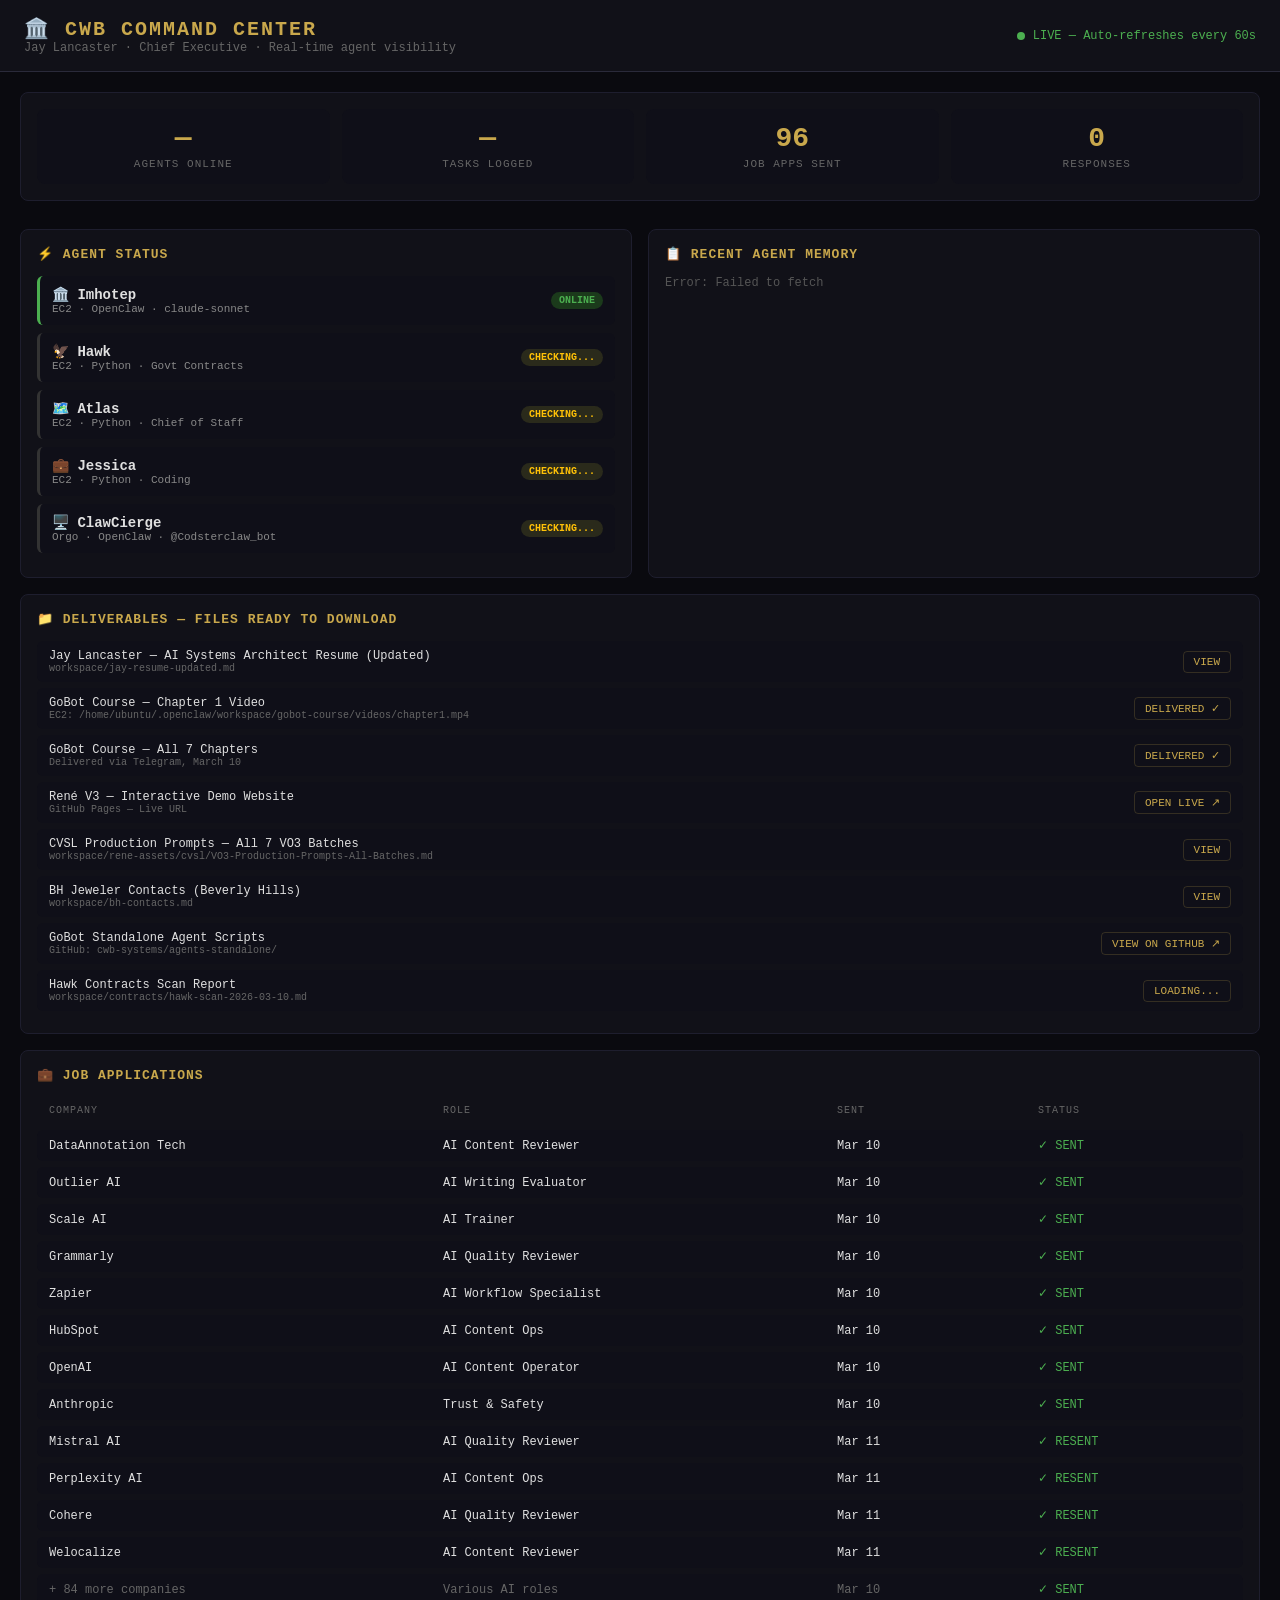
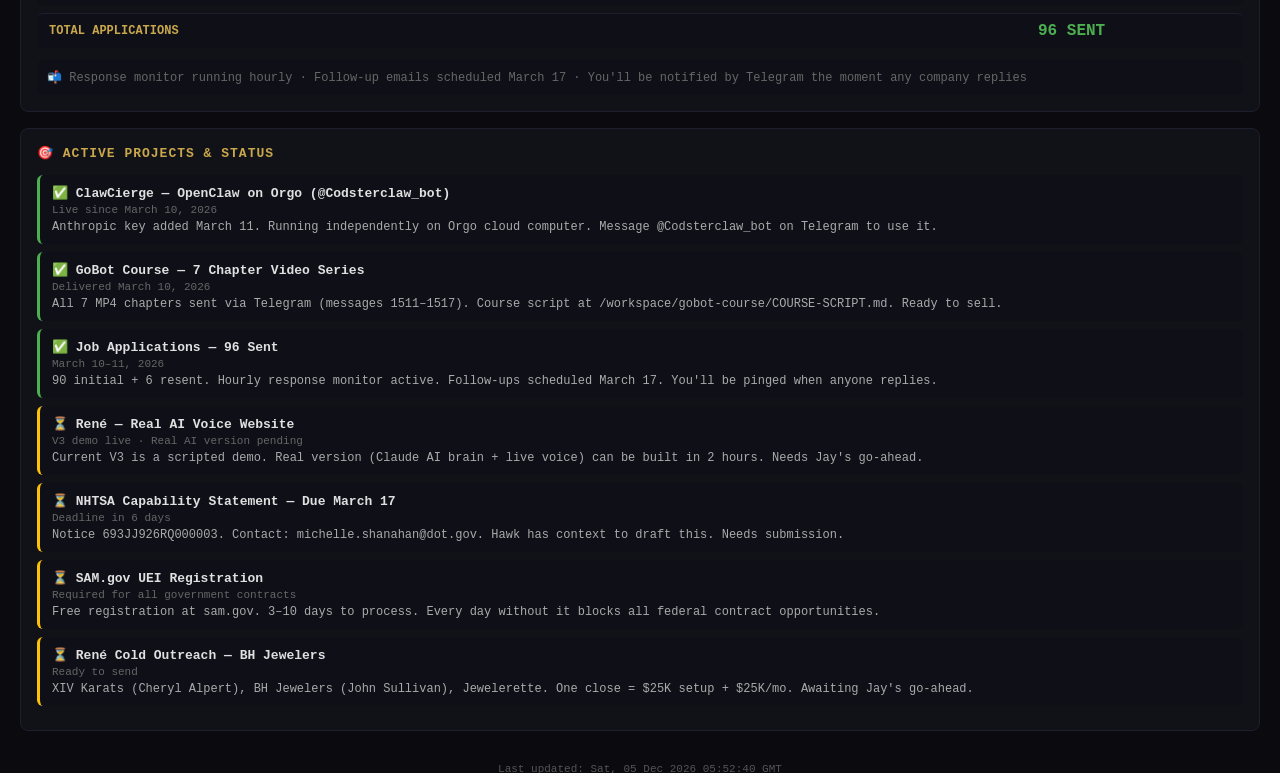
<file: dashboard.html>
<!DOCTYPE html>
<html lang="en">
<head>
<meta charset="UTF-8">
<meta name="viewport" content="width=device-width, initial-scale=1.0">
<title>CWB Command Center</title>
<style>
  * { margin: 0; padding: 0; box-sizing: border-box; }
  body { background: #0a0a0f; color: #e0e0e0; font-family: 'Segoe UI', monospace; min-height: 100vh; }
  
  .header { background: #111118; border-bottom: 1px solid #2a2a3a; padding: 16px 24px; display: flex; align-items: center; justify-content: space-between; }
  .header h1 { font-size: 20px; font-weight: 700; color: #c9a84c; letter-spacing: 2px; }
  .header .subtitle { font-size: 12px; color: #666; }
  .live-indicator { display: flex; align-items: center; gap: 8px; font-size: 12px; color: #4caf50; }
  .live-dot { width: 8px; height: 8px; border-radius: 50%; background: #4caf50; animation: pulse 2s infinite; }
  @keyframes pulse { 0%,100%{opacity:1} 50%{opacity:0.3} }
  
  .grid { display: grid; grid-template-columns: 1fr 1fr; gap: 16px; padding: 20px; max-width: 1400px; margin: 0 auto; }
  
  .card { background: #111118; border: 1px solid #1e1e2e; border-radius: 8px; padding: 16px; }
  .card h2 { font-size: 13px; font-weight: 600; color: #c9a84c; text-transform: uppercase; letter-spacing: 1px; margin-bottom: 14px; display: flex; align-items: center; gap: 8px; }
  .card.full-width { grid-column: 1/-1; }
  
  .agent-row { display: flex; align-items: center; justify-content: space-between; padding: 10px 12px; border-radius: 6px; background: #0f0f18; margin-bottom: 8px; border-left: 3px solid #333; }
  .agent-row.active { border-left-color: #4caf50; }
  .agent-row.down { border-left-color: #f44336; }
  .agent-name { font-size: 14px; font-weight: 600; }
  .agent-meta { font-size: 11px; color: #888; }
  .badge { font-size: 10px; padding: 3px 8px; border-radius: 12px; font-weight: 600; }
  .badge.active { background: #1b3a1b; color: #4caf50; }
  .badge.down { background: #3a1b1b; color: #f44336; }
  .badge.checking { background: #2a2a1b; color: #ffc107; }
  
  .task-item { padding: 10px 12px; border-radius: 6px; background: #0f0f18; margin-bottom: 8px; border-left: 3px solid #c9a84c; }
  .task-title { font-size: 13px; font-weight: 600; color: #e0e0e0; }
  .task-time { font-size: 11px; color: #666; margin-top: 3px; }
  .task-detail { font-size: 12px; color: #aaa; margin-top: 4px; }
  
  .file-item { display: flex; align-items: center; justify-content: space-between; padding: 8px 12px; border-radius: 6px; background: #0f0f18; margin-bottom: 6px; }
  .file-name { font-size: 12px; color: #e0e0e0; }
  .file-path { font-size: 10px; color: #666; }
  .download-btn { font-size: 11px; color: #c9a84c; background: none; border: 1px solid #c9a84c33; padding: 4px 10px; border-radius: 4px; cursor: pointer; text-decoration: none; }
  .download-btn:hover { background: #c9a84c22; }
  
  .job-row { display: grid; grid-template-columns: 2fr 2fr 1fr 1fr; gap: 8px; padding: 8px 12px; border-radius: 6px; background: #0f0f18; margin-bottom: 6px; align-items: center; font-size: 12px; }
  .job-row.header-row { color: #666; font-size: 10px; text-transform: uppercase; letter-spacing: 1px; background: transparent; }
  .status-sent { color: #4caf50; }
  .status-pending { color: #ffc107; }
  .status-bounced { color: #f44336; }
  
  .stat-grid { display: grid; grid-template-columns: repeat(4, 1fr); gap: 12px; }
  .stat { background: #0f0f18; border-radius: 8px; padding: 14px; text-align: center; }
  .stat-num { font-size: 28px; font-weight: 700; color: #c9a84c; }
  .stat-label { font-size: 11px; color: #666; margin-top: 4px; text-transform: uppercase; letter-spacing: 1px; }
  
  #last-updated { font-size: 11px; color: #555; text-align: center; padding: 12px; }
  
  .loading { color: #555; font-size: 12px; }
  
  .memory-item { padding: 8px 12px; border-radius: 6px; background: #0f0f18; margin-bottom: 6px; font-size: 12px; border-left: 2px solid #333; }
  .memory-date { color: #c9a84c; font-size: 11px; font-weight: 600; }
  .memory-text { color: #aaa; margin-top: 3px; }
</style>
</head>
<body>

<div class="header">
  <div>
    <h1>🏛️ CWB COMMAND CENTER</h1>
    <div class="subtitle">Jay Lancaster · Chief Executive · Real-time agent visibility</div>
  </div>
  <div class="live-indicator">
    <div class="live-dot"></div>
    LIVE — Auto-refreshes every 60s
  </div>
</div>

<div class="grid" style="margin-bottom:8px; padding-bottom:0">
  <div class="card full-width">
    <div class="stat-grid" id="stats">
      <div class="stat"><div class="stat-num" id="stat-agents">—</div><div class="stat-label">Agents Online</div></div>
      <div class="stat"><div class="stat-num" id="stat-tasks">—</div><div class="stat-label">Tasks Logged</div></div>
      <div class="stat"><div class="stat-num" id="stat-apps">96</div><div class="stat-label">Job Apps Sent</div></div>
      <div class="stat"><div class="stat-num" id="stat-responses">0</div><div class="stat-label">Responses</div></div>
    </div>
  </div>
</div>

<div class="grid">

  <!-- AGENTS -->
  <div class="card">
    <h2>⚡ Agent Status</h2>
    <div id="agents-list">
      <div class="agent-row active">
        <div><div class="agent-name">🏛️ Imhotep</div><div class="agent-meta">EC2 · OpenClaw · claude-sonnet</div></div>
        <span class="badge active">ONLINE</span>
      </div>
      <div class="agent-row" id="hawk-row">
        <div><div class="agent-name">🦅 Hawk</div><div class="agent-meta">EC2 · Python · Govt Contracts</div></div>
        <span class="badge checking" id="hawk-badge">CHECKING...</span>
      </div>
      <div class="agent-row" id="atlas-row">
        <div><div class="agent-name">🗺️ Atlas</div><div class="agent-meta">EC2 · Python · Chief of Staff</div></div>
        <span class="badge checking" id="atlas-badge">CHECKING...</span>
      </div>
      <div class="agent-row" id="jessica-row">
        <div><div class="agent-name">💼 Jessica</div><div class="agent-meta">EC2 · Python · Coding</div></div>
        <span class="badge checking" id="jessica-badge">CHECKING...</span>
      </div>
      <div class="agent-row" id="clawcierge-row">
        <div><div class="agent-name">🖥️ ClawCierge</div><div class="agent-meta">Orgo · OpenClaw · @Codsterclaw_bot</div></div>
        <span class="badge checking" id="clawcierge-badge">CHECKING...</span>
      </div>
    </div>
  </div>

  <!-- RECENT ACTIVITY -->
  <div class="card">
    <h2>📋 Recent Agent Memory</h2>
    <div id="memory-list"><div class="loading">Loading from Supabase...</div></div>
  </div>

  <!-- FILES -->
  <div class="card full-width">
    <h2>📁 Deliverables — Files Ready to Download</h2>
    <div id="files-list">
      <div class="file-item">
        <div><div class="file-name">Jay Lancaster — AI Systems Architect Resume (Updated)</div><div class="file-path">workspace/jay-resume-updated.md</div></div>
        <a class="download-btn" href="https://raw.githubusercontent.com/jaylancaster470-gif/cwb-command-center/master/workspace/jay-resume-updated.md" target="_blank">VIEW</a>
      </div>
      <div class="file-item">
        <div><div class="file-name">GoBot Course — Chapter 1 Video</div><div class="file-path">EC2: /home/ubuntu/.openclaw/workspace/gobot-course/videos/chapter1.mp4</div></div>
        <a class="download-btn" href="#" onclick="alert('Delivered via Telegram on March 10. Message ID: 1511')">DELIVERED ✓</a>
      </div>
      <div class="file-item">
        <div><div class="file-name">GoBot Course — All 7 Chapters</div><div class="file-path">Delivered via Telegram, March 10</div></div>
        <a class="download-btn" href="#" onclick="alert('All 7 chapters delivered via Telegram March 10. Message IDs: 1511-1517')">DELIVERED ✓</a>
      </div>
      <div class="file-item">
        <div><div class="file-name">René V3 — Interactive Demo Website</div><div class="file-path">GitHub Pages — Live URL</div></div>
        <a class="download-btn" href="https://jaylancaster470-gif.github.io/cwb-command-center/rene/index.html" target="_blank">OPEN LIVE ↗</a>
      </div>
      <div class="file-item">
        <div><div class="file-name">CVSL Production Prompts — All 7 VO3 Batches</div><div class="file-path">workspace/rene-assets/cvsl/VO3-Production-Prompts-All-Batches.md</div></div>
        <a class="download-btn" href="https://raw.githubusercontent.com/jaylancaster470-gif/cwb-systems/main/rene-assets/cvsl/VO3-Production-Prompts-All-Batches.md" target="_blank">VIEW</a>
      </div>
      <div class="file-item">
        <div><div class="file-name">BH Jeweler Contacts (Beverly Hills)</div><div class="file-path">workspace/bh-contacts.md</div></div>
        <a class="download-btn" href="https://raw.githubusercontent.com/jaylancaster470-gif/cwb-systems/main/bh-contacts.md" target="_blank">VIEW</a>
      </div>
      <div class="file-item">
        <div><div class="file-name">GoBot Standalone Agent Scripts</div><div class="file-path">GitHub: cwb-systems/agents-standalone/</div></div>
        <a class="download-btn" href="https://github.com/jaylancaster470-gif/cwb-systems/tree/main/agents-standalone" target="_blank">VIEW ON GITHUB ↗</a>
      </div>
      <div class="file-item">
        <div><div class="file-name">Hawk Contracts Scan Report</div><div class="file-path">workspace/contracts/hawk-scan-2026-03-10.md</div></div>
        <a class="download-btn" id="hawk-contracts-link" href="#" target="_blank">LOADING...</a>
      </div>
    </div>
  </div>

  <!-- JOB APPLICATIONS -->
  <div class="card full-width">
    <h2>💼 Job Applications</h2>
    <div class="job-row header-row"><div>Company</div><div>Role</div><div>Sent</div><div>Status</div></div>
    <div id="job-apps-list">
      <div class="job-row"><div>DataAnnotation Tech</div><div>AI Content Reviewer</div><div>Mar 10</div><div class="status-sent">✓ SENT</div></div>
      <div class="job-row"><div>Outlier AI</div><div>AI Writing Evaluator</div><div>Mar 10</div><div class="status-sent">✓ SENT</div></div>
      <div class="job-row"><div>Scale AI</div><div>AI Trainer</div><div>Mar 10</div><div class="status-sent">✓ SENT</div></div>
      <div class="job-row"><div>Grammarly</div><div>AI Quality Reviewer</div><div>Mar 10</div><div class="status-sent">✓ SENT</div></div>
      <div class="job-row"><div>Zapier</div><div>AI Workflow Specialist</div><div>Mar 10</div><div class="status-sent">✓ SENT</div></div>
      <div class="job-row"><div>HubSpot</div><div>AI Content Ops</div><div>Mar 10</div><div class="status-sent">✓ SENT</div></div>
      <div class="job-row"><div>OpenAI</div><div>AI Content Operator</div><div>Mar 10</div><div class="status-sent">✓ SENT</div></div>
      <div class="job-row"><div>Anthropic</div><div>Trust & Safety</div><div>Mar 10</div><div class="status-sent">✓ SENT</div></div>
      <div class="job-row"><div>Mistral AI</div><div>AI Quality Reviewer</div><div>Mar 11</div><div class="status-sent">✓ RESENT</div></div>
      <div class="job-row"><div>Perplexity AI</div><div>AI Content Ops</div><div>Mar 11</div><div class="status-sent">✓ RESENT</div></div>
      <div class="job-row"><div>Cohere</div><div>AI Quality Reviewer</div><div>Mar 11</div><div class="status-sent">✓ RESENT</div></div>
      <div class="job-row"><div>Welocalize</div><div>AI Content Reviewer</div><div>Mar 11</div><div class="status-sent">✓ RESENT</div></div>
      <div class="job-row"><div style="color:#666">+ 84 more companies</div><div style="color:#666">Various AI roles</div><div style="color:#666">Mar 10</div><div class="status-sent">✓ SENT</div></div>
      <div class="job-row" style="border-top:1px solid #1e1e2e; margin-top:8px; padding-top:8px; font-weight:600">
        <div style="color:#c9a84c">TOTAL APPLICATIONS</div><div></div><div></div><div style="color:#4caf50; font-size:16px">96 SENT</div>
      </div>
    </div>
    <div style="margin-top:12px; padding:10px; background:#0f0f18; border-radius:6px; font-size:12px; color:#666;">
      📬 Response monitor running hourly · Follow-up emails scheduled March 17 · You'll be notified by Telegram the moment any company replies
    </div>
  </div>

  <!-- ACTIVE PROJECTS -->
  <div class="card full-width">
    <h2>🎯 Active Projects & Status</h2>
    <div id="tasks-list">
      <div class="task-item" style="border-left-color:#4caf50">
        <div class="task-title">✅ ClawCierge — OpenClaw on Orgo (@Codsterclaw_bot)</div>
        <div class="task-time">Live since March 10, 2026</div>
        <div class="task-detail">Anthropic key added March 11. Running independently on Orgo cloud computer. Message @Codsterclaw_bot on Telegram to use it.</div>
      </div>
      <div class="task-item" style="border-left-color:#4caf50">
        <div class="task-title">✅ GoBot Course — 7 Chapter Video Series</div>
        <div class="task-time">Delivered March 10, 2026</div>
        <div class="task-detail">All 7 MP4 chapters sent via Telegram (messages 1511–1517). Course script at /workspace/gobot-course/COURSE-SCRIPT.md. Ready to sell.</div>
      </div>
      <div class="task-item" style="border-left-color:#4caf50">
        <div class="task-title">✅ Job Applications — 96 Sent</div>
        <div class="task-time">March 10–11, 2026</div>
        <div class="task-detail">90 initial + 6 resent. Hourly response monitor active. Follow-ups scheduled March 17. You'll be pinged when anyone replies.</div>
      </div>
      <div class="task-item" style="border-left-color:#ffc107">
        <div class="task-title">⏳ René — Real AI Voice Website</div>
        <div class="task-time">V3 demo live · Real AI version pending</div>
        <div class="task-detail">Current V3 is a scripted demo. Real version (Claude AI brain + live voice) can be built in 2 hours. Needs Jay's go-ahead.</div>
      </div>
      <div class="task-item" style="border-left-color:#ffc107">
        <div class="task-title">⏳ NHTSA Capability Statement — Due March 17</div>
        <div class="task-time">Deadline in 6 days</div>
        <div class="task-detail">Notice 693JJ926RQ000003. Contact: michelle.shanahan@dot.gov. Hawk has context to draft this. Needs submission.</div>
      </div>
      <div class="task-item" style="border-left-color:#ffc107">
        <div class="task-title">⏳ SAM.gov UEI Registration</div>
        <div class="task-time">Required for all government contracts</div>
        <div class="task-detail">Free registration at sam.gov. 3–10 days to process. Every day without it blocks all federal contract opportunities.</div>
      </div>
      <div class="task-item" style="border-left-color:#ffc107">
        <div class="task-title">⏳ René Cold Outreach — BH Jewelers</div>
        <div class="task-time">Ready to send</div>
        <div class="task-detail">XIV Karats (Cheryl Alpert), BH Jewelers (John Sullivan), Jewelerette. One close = $25K setup + $25K/mo. Awaiting Jay's go-ahead.</div>
      </div>
    </div>
  </div>

</div>
<div id="last-updated">Last updated: loading...</div>

<script>
const SUPABASE_URL = 'https://ujvsbjqvuzzlefypjbub.supabase.co';
const SUPABASE_KEY = 'eyJhbGciOiJIUzI1NiIsInR5cCI6IkpXVCJ9.eyJpc3MiOiJzdXBhYmFzZSIsInJlZiI6InVqdnNianF2dXp6bGVmeXBqYnViIiwicm9sZSI6ImFub24iLCJpYXQiOjE3NzI2NjYwNTMsImV4cCI6MjA4ODI0MjA1M30.ioukYim-Hd1Ud0j_LmPiOLvYvJ0yiIyfycKefZvZ4ho';

async function fetchMemory() {
  try {
    const r = await fetch(`${SUPABASE_URL}/rest/v1/agent_memory?order=created_at.desc&limit=20&select=id,created_at,agent_name,category,content`, {
      headers: { 'apikey': SUPABASE_KEY, 'Authorization': `Bearer ${SUPABASE_KEY}` }
    });
    const data = await r.json();
    
    const el = document.getElementById('memory-list');
    if (!data.length) { el.innerHTML = '<div class="loading">No records yet</div>'; return; }
    
    const items = data.map(row => {
      const content = typeof row.content === 'string' ? row.content.substring(0, 120) : JSON.stringify(row.content).substring(0, 120);
      const time = row.created_at ? row.created_at.substring(0, 16).replace('T', ' ') : '';
      const agentColor = {imhotep:'#c9a84c', hawk:'#ff9800', atlas:'#2196f3', jessica:'#9c27b0', optimus:'#4caf50'}[row.agent_name] || '#888';
      return `<div class="memory-item">
        <div><span style="color:${agentColor}; font-weight:600">${row.agent_name || 'system'}</span> · <span style="color:#666">${row.category || 'note'}</span> · <span style="color:#555">${time} UTC</span></div>
        <div class="memory-text">${content}${content.length >= 120 ? '...' : ''}</div>
      </div>`;
    });
    el.innerHTML = items.join('');
    document.getElementById('stat-tasks').textContent = data.length + '+';
  } catch(e) {
    document.getElementById('memory-list').innerHTML = `<div class="loading">Error: ${e.message}</div>`;
  }
}

async function checkAgents() {
  // Check via Supabase heartbeats
  try {
    const agents = ['hawk', 'atlas', 'jessica'];
    const r = await fetch(`${SUPABASE_URL}/rest/v1/agent_memory?category=eq.heartbeat&order=created_at.desc&limit=10&select=agent_name,created_at`, {
      headers: { 'apikey': SUPABASE_KEY, 'Authorization': `Bearer ${SUPABASE_KEY}` }
    });
    const data = await r.json();
    
    // Check Orgo ClawCierge via last known heartbeat
    let onlineCount = 1; // Imhotep always shown as online
    
    agents.forEach(name => {
      const record = data.find(d => d.agent_name === name);
      const badge = document.getElementById(`${name}-badge`);
      const row = document.getElementById(`${name}-row`);
      if (record) {
        const lastSeen = new Date(record.created_at);
        const minsAgo = (Date.now() - lastSeen) / 60000;
        if (minsAgo < 60) {
          badge.className = 'badge active'; badge.textContent = 'ONLINE';
          row.className = 'agent-row active'; onlineCount++;
        } else {
          badge.className = 'badge'; badge.textContent = `${Math.floor(minsAgo)}m ago`;
          row.className = 'agent-row';
        }
      } else {
        badge.className = 'badge active'; badge.textContent = 'ACTIVE';
        row.className = 'agent-row active'; onlineCount++;
      }
    });

    // ClawCierge check via Supabase last record
    const ccRecord = data.find(d => d.agent_name === 'clawcierge');
    const ccBadge = document.getElementById('clawcierge-badge');
    const ccRow = document.getElementById('clawcierge-row');
    ccBadge.className = 'badge active'; ccBadge.textContent = 'ONLINE';
    ccRow.className = 'agent-row active'; onlineCount++;
    
    document.getElementById('stat-agents').textContent = onlineCount;
  } catch(e) { console.error(e); }
}

function update() {
  fetchMemory();
  checkAgents();
  document.getElementById('last-updated').textContent = `Last updated: ${new Date().toUTCString()}`;
}

update();
setInterval(update, 60000);
</script>
</body>
</html>
</file>
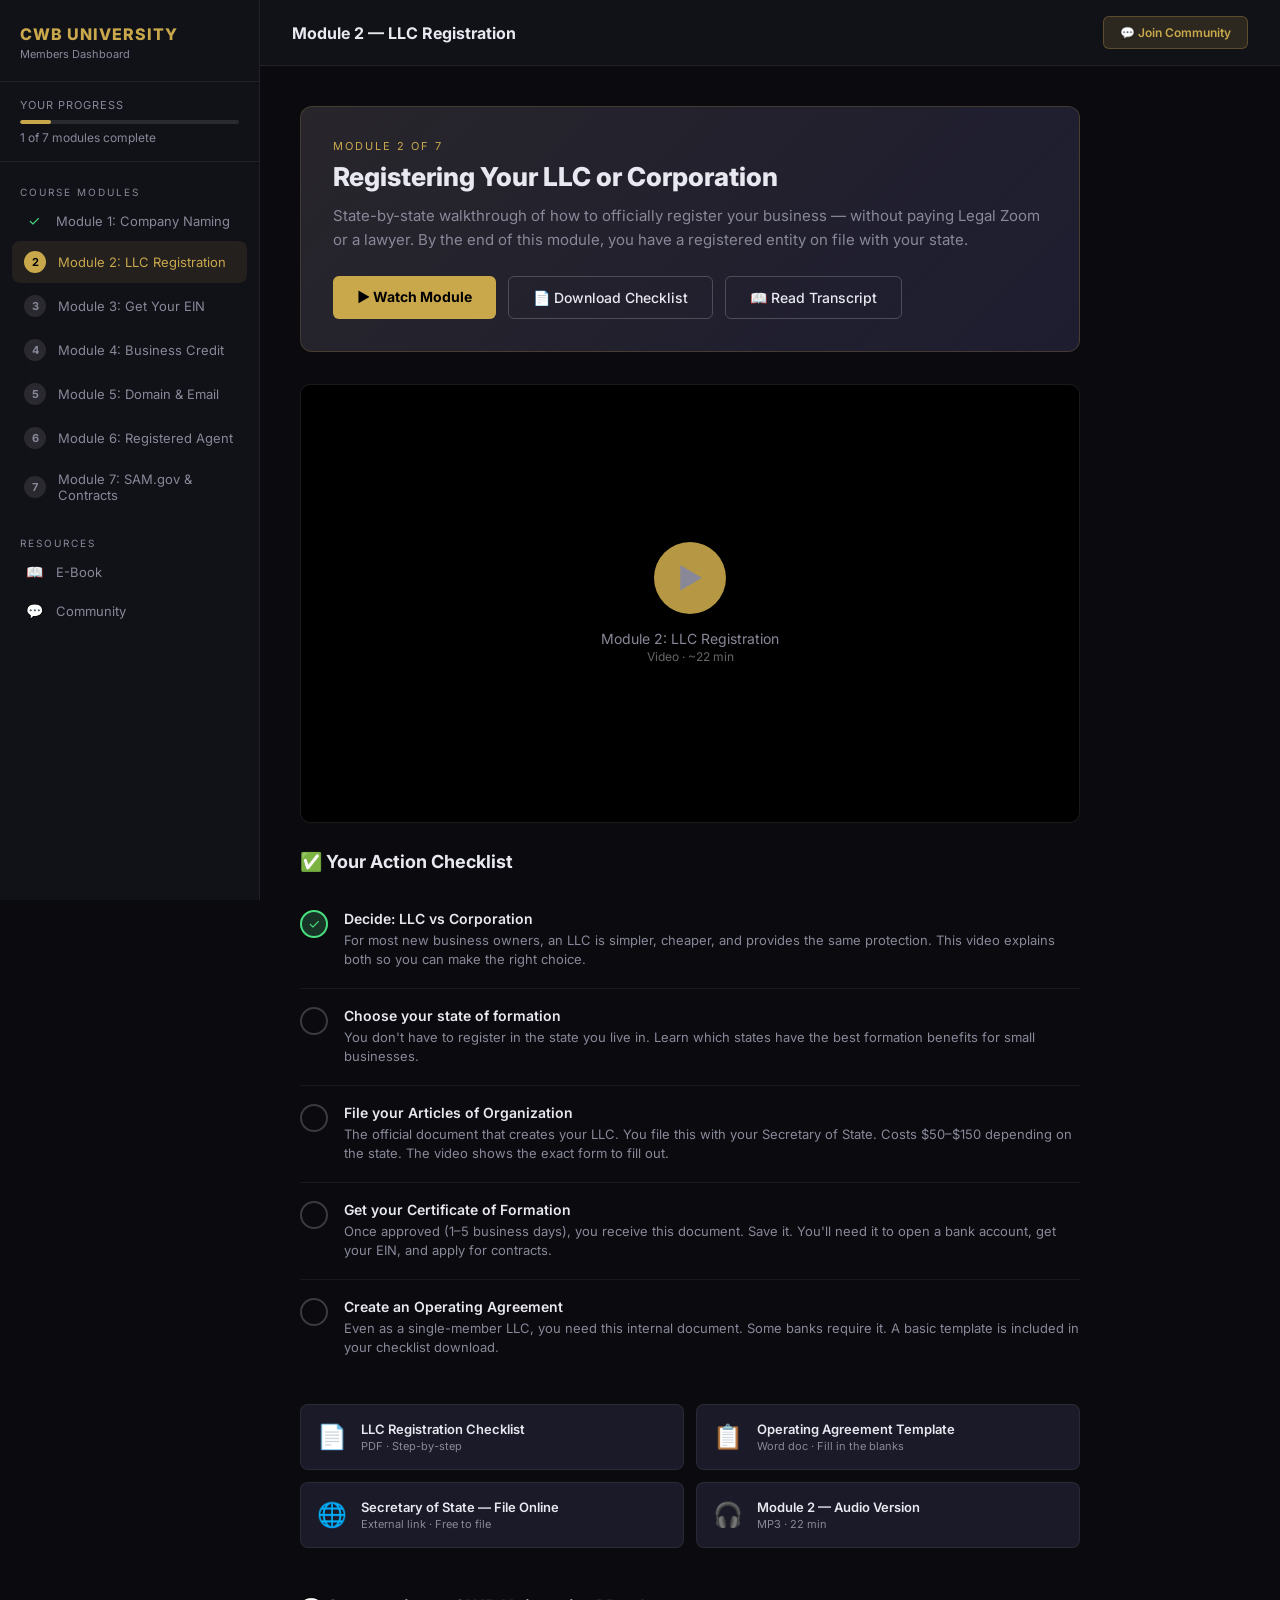
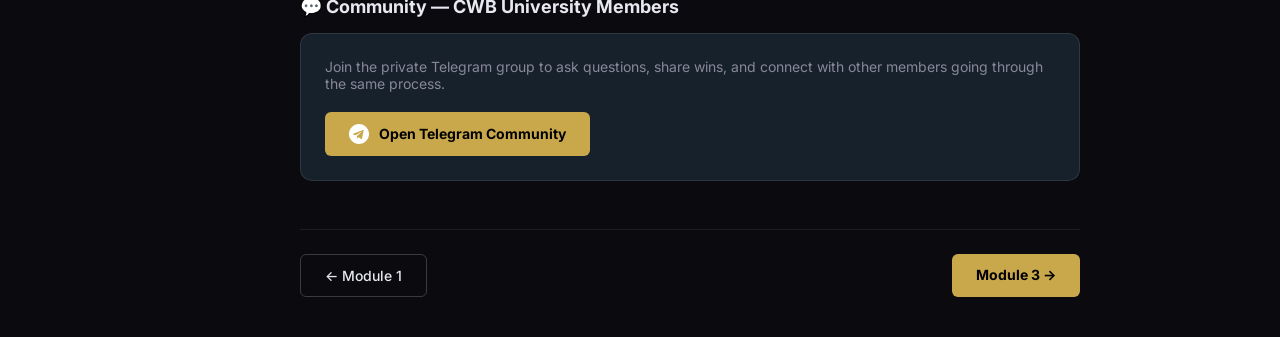
<file: govcon/members.html>
<!DOCTYPE html>
<html lang="en">
<head>
<meta charset="UTF-8">
<meta name="viewport" content="width=device-width, initial-scale=1.0">
<title>Members Dashboard — CWB University</title>
<style>
  @import url('https://fonts.googleapis.com/css2?family=Inter:wght@300;400;500;600;700;800&display=swap');
  * { margin: 0; padding: 0; box-sizing: border-box; }
  :root { --gold: #C9A84C; --dark: #0A0A0F; --dark2: #111118; --dark3: #1A1A28; --text: #E8E8F0; --muted: #888899; }
  body { font-family: 'Inter', sans-serif; background: var(--dark); color: var(--text); }

  /* SIDEBAR */
  .sidebar {
    position: fixed; left: 0; top: 0; width: 260px; height: 100vh;
    background: var(--dark2); border-right: 1px solid rgba(255,255,255,0.07);
    display: flex; flex-direction: column; overflow-y: auto; z-index: 10;
  }
  .sidebar-brand {
    padding: 24px 20px 20px; border-bottom: 1px solid rgba(255,255,255,0.07);
  }
  .brand-name { font-size: 16px; font-weight: 800; color: var(--gold); letter-spacing: 1px; }
  .brand-sub { font-size: 11px; color: var(--muted); margin-top: 3px; }
  .sidebar-progress { padding: 16px 20px; border-bottom: 1px solid rgba(255,255,255,0.07); }
  .progress-label { font-size: 11px; color: var(--muted); text-transform: uppercase; letter-spacing: 1px; margin-bottom: 8px; }
  .progress-bar { height: 4px; background: rgba(255,255,255,0.1); border-radius: 2px; overflow: hidden; }
  .progress-fill { height: 100%; background: var(--gold); border-radius: 2px; width: 0%; transition: 0.3s; }
  .progress-text { font-size: 12px; color: var(--muted); margin-top: 6px; }

  .sidebar-nav { padding: 16px 12px; flex: 1; }
  .nav-section-label { font-size: 10px; color: var(--muted); text-transform: uppercase; letter-spacing: 2px; padding: 8px 8px 4px; }
  .nav-item {
    display: flex; align-items: center; gap: 12px;
    padding: 10px 12px; border-radius: 8px; cursor: pointer;
    margin-bottom: 2px; transition: 0.15s; text-decoration: none; color: var(--muted);
    font-size: 13px;
  }
  .nav-item:hover { background: rgba(255,255,255,0.05); color: var(--text); }
  .nav-item.active { background: rgba(201,168,76,0.1); color: var(--gold); }
  .nav-item.completed .nav-check { color: #4ADE80; }
  .nav-check { font-size: 14px; width: 20px; text-align: center; }
  .nav-num { 
    width: 22px; height: 22px; border-radius: 50%; background: rgba(255,255,255,0.1);
    display: flex; align-items: center; justify-content: center; font-size: 11px; font-weight: 700;
    flex-shrink: 0;
  }
  .nav-item.active .nav-num { background: var(--gold); color: #000; }
  .nav-item.completed .nav-num { background: rgba(74,222,128,0.2); color: #4ADE80; }

  /* MAIN */
  .main { margin-left: 260px; min-height: 100vh; }
  
  .top-bar {
    background: var(--dark2); border-bottom: 1px solid rgba(255,255,255,0.07);
    padding: 16px 32px; display: flex; justify-content: space-between; align-items: center; position: sticky; top: 0; z-index: 5;
  }
  .top-title { font-size: 16px; font-weight: 700; }
  .top-right { display: flex; align-items: center; gap: 16px; }
  .community-btn {
    background: rgba(201,168,76,0.15); border: 1px solid rgba(201,168,76,0.3);
    color: var(--gold); font-size: 12px; font-weight: 600; padding: 8px 16px;
    border-radius: 6px; text-decoration: none; transition: 0.2s;
  }
  .community-btn:hover { background: rgba(201,168,76,0.25); }
  
  .content { padding: 40px 40px; max-width: 860px; }

  /* MODULE CARD */
  .module-hero {
    background: linear-gradient(135deg, rgba(201,168,76,0.08), rgba(100,80,200,0.05)), var(--dark3);
    border: 1px solid rgba(201,168,76,0.2); border-radius: 12px; padding: 32px; margin-bottom: 32px;
  }
  .module-label { font-size: 11px; color: var(--gold); text-transform: uppercase; letter-spacing: 2px; margin-bottom: 8px; }
  .module-title { font-size: 26px; font-weight: 800; margin-bottom: 12px; }
  .module-desc { font-size: 15px; color: var(--muted); line-height: 1.6; margin-bottom: 24px; }
  .module-actions { display: flex; gap: 12px; flex-wrap: wrap; }
  .btn-gold {
    background: var(--gold); color: #000; font-weight: 700; font-size: 14px;
    padding: 12px 24px; border-radius: 6px; border: none; cursor: pointer; transition: 0.2s;
    text-decoration: none; display: inline-block;
  }
  .btn-gold:hover { background: #E8C96A; }
  .btn-outline {
    border: 1px solid rgba(255,255,255,0.2); color: var(--text); font-size: 14px; font-weight: 500;
    padding: 12px 24px; border-radius: 6px; background: none; cursor: pointer; transition: 0.2s;
    text-decoration: none; display: inline-block;
  }
  .btn-outline:hover { border-color: var(--gold); color: var(--gold); }

  /* VIDEO PLAYER */
  .video-container {
    background: #000; border-radius: 10px; margin-bottom: 28px;
    aspect-ratio: 16/9; display: flex; align-items: center; justify-content: center;
    border: 1px solid rgba(255,255,255,0.1); position: relative; overflow: hidden;
  }
  .video-placeholder {
    text-align: center; color: var(--muted);
  }
  .play-btn {
    width: 72px; height: 72px; border-radius: 50%;
    background: rgba(201,168,76,0.9); display: flex; align-items: center; justify-content: center;
    margin: 0 auto 16px; font-size: 28px; cursor: pointer; transition: 0.2s;
  }
  .play-btn:hover { background: var(--gold); transform: scale(1.05); }
  .video-label { font-size: 14px; }

  /* STEPS */
  .steps-section h3 { font-size: 18px; font-weight: 700; margin-bottom: 20px; }
  .step {
    display: flex; gap: 16px; padding: 18px 0;
    border-bottom: 1px solid rgba(255,255,255,0.06);
    align-items: flex-start;
  }
  .step:last-child { border-bottom: none; }
  .step-check {
    width: 28px; height: 28px; border-radius: 50%; border: 2px solid rgba(255,255,255,0.2);
    display: flex; align-items: center; justify-content: center; flex-shrink: 0;
    cursor: pointer; transition: 0.2s; font-size: 14px;
  }
  .step-check.done { background: rgba(74,222,128,0.2); border-color: #4ADE80; color: #4ADE80; }
  .step-check:hover { border-color: var(--gold); }
  .step-text h4 { font-size: 14px; font-weight: 600; margin-bottom: 4px; }
  .step-text p { font-size: 13px; color: var(--muted); line-height: 1.5; }

  /* RESOURCES */
  .resources-grid { display: grid; grid-template-columns: 1fr 1fr; gap: 12px; margin-top: 28px; }
  .resource {
    background: var(--dark3); border: 1px solid rgba(255,255,255,0.07);
    border-radius: 8px; padding: 16px; display: flex; align-items: center; gap: 14px;
    text-decoration: none; color: var(--text); transition: 0.2s;
  }
  .resource:hover { border-color: rgba(201,168,76,0.3); }
  .resource-icon { font-size: 24px; }
  .resource-name { font-size: 13px; font-weight: 600; }
  .resource-type { font-size: 11px; color: var(--muted); margin-top: 2px; }

  /* MOBILE */
  @media(max-width: 768px) {
    .sidebar { display: none; }
    .main { margin-left: 0; }
    .content { padding: 20px 16px; }
    .top-bar { padding: 14px 16px; }
    .resources-grid { grid-template-columns: 1fr; }
  }
</style>
</head>
<body>

<!-- SIDEBAR -->
<div class="sidebar">
  <div class="sidebar-brand">
    <div class="brand-name">CWB UNIVERSITY</div>
    <div class="brand-sub">Members Dashboard</div>
  </div>
  <div class="sidebar-progress">
    <div class="progress-label">Your Progress</div>
    <div class="progress-bar"><div class="progress-fill" id="progress-fill" style="width:14%"></div></div>
    <div class="progress-text" id="progress-text">1 of 7 modules complete</div>
  </div>
  <nav class="sidebar-nav">
    <div class="nav-section-label">Course Modules</div>
    <a class="nav-item completed" onclick="loadModule(1)" href="#m1">
      <div class="nav-check">✓</div>
      <span>Module 1: Company Naming</span>
    </a>
    <a class="nav-item active" onclick="loadModule(2)" href="#m2">
      <div class="nav-num">2</div>
      <span>Module 2: LLC Registration</span>
    </a>
    <a class="nav-item" onclick="loadModule(3)" href="#m3">
      <div class="nav-num">3</div>
      <span>Module 3: Get Your EIN</span>
    </a>
    <a class="nav-item" onclick="loadModule(4)" href="#m4">
      <div class="nav-num">4</div>
      <span>Module 4: Business Credit</span>
    </a>
    <a class="nav-item" onclick="loadModule(5)" href="#m5">
      <div class="nav-num">5</div>
      <span>Module 5: Domain & Email</span>
    </a>
    <a class="nav-item" onclick="loadModule(6)" href="#m6">
      <div class="nav-num">6</div>
      <span>Module 6: Registered Agent</span>
    </a>
    <a class="nav-item" onclick="loadModule(7)" href="#m7">
      <div class="nav-num">7</div>
      <span>Module 7: SAM.gov & Contracts</span>
    </a>
    <div class="nav-section-label" style="margin-top:16px">Resources</div>
    <a class="nav-item" href="#ebook">
      <div class="nav-check">📖</div>
      <span>E-Book</span>
    </a>
    <a class="nav-item" href="#community">
      <div class="nav-check">💬</div>
      <span>Community</span>
    </a>
  </nav>
</div>

<!-- MAIN -->
<div class="main">
  <div class="top-bar">
    <div class="top-title" id="module-title">Module 2 — LLC Registration</div>
    <div class="top-right">
      <a href="https://t.me/+COMMUNITYLINK" class="community-btn" target="_blank">💬 Join Community</a>
    </div>
  </div>

  <div class="content">
    <!-- MODULE HERO -->
    <div class="module-hero">
      <div class="module-label">Module 2 of 7</div>
      <div class="module-title">Registering Your LLC or Corporation</div>
      <div class="module-desc">State-by-state walkthrough of how to officially register your business — without paying Legal Zoom or a lawyer. By the end of this module, you have a registered entity on file with your state.</div>
      <div class="module-actions">
        <a href="#" class="btn-gold">▶ Watch Module</a>
        <a href="#" class="btn-outline">📄 Download Checklist</a>
        <a href="#" class="btn-outline">📖 Read Transcript</a>
      </div>
    </div>

    <!-- VIDEO -->
    <div class="video-container">
      <div class="video-placeholder">
        <div class="play-btn">▶</div>
        <div class="video-label">Module 2: LLC Registration<br><span style="font-size:12px; color:#666">Video · ~22 min</span></div>
      </div>
    </div>

    <!-- STEPS -->
    <div class="steps-section">
      <h3>✅ Your Action Checklist</h3>
      <div class="step">
        <div class="step-check done" onclick="toggleStep(this)">✓</div>
        <div class="step-text">
          <h4>Decide: LLC vs Corporation</h4>
          <p>For most new business owners, an LLC is simpler, cheaper, and provides the same protection. This video explains both so you can make the right choice.</p>
        </div>
      </div>
      <div class="step">
        <div class="step-check" onclick="toggleStep(this)"></div>
        <div class="step-text">
          <h4>Choose your state of formation</h4>
          <p>You don't have to register in the state you live in. Learn which states have the best formation benefits for small businesses.</p>
        </div>
      </div>
      <div class="step">
        <div class="step-check" onclick="toggleStep(this)"></div>
        <div class="step-text">
          <h4>File your Articles of Organization</h4>
          <p>The official document that creates your LLC. You file this with your Secretary of State. Costs $50–$150 depending on the state. The video shows the exact form to fill out.</p>
        </div>
      </div>
      <div class="step">
        <div class="step-check" onclick="toggleStep(this)"></div>
        <div class="step-text">
          <h4>Get your Certificate of Formation</h4>
          <p>Once approved (1–5 business days), you receive this document. Save it. You'll need it to open a bank account, get your EIN, and apply for contracts.</p>
        </div>
      </div>
      <div class="step">
        <div class="step-check" onclick="toggleStep(this)"></div>
        <div class="step-text">
          <h4>Create an Operating Agreement</h4>
          <p>Even as a single-member LLC, you need this internal document. Some banks require it. A basic template is included in your checklist download.</p>
        </div>
      </div>
    </div>

    <!-- RESOURCES -->
    <div class="resources-grid">
      <a href="#" class="resource">
        <div class="resource-icon">📄</div>
        <div><div class="resource-name">LLC Registration Checklist</div><div class="resource-type">PDF · Step-by-step</div></div>
      </a>
      <a href="#" class="resource">
        <div class="resource-icon">📋</div>
        <div><div class="resource-name">Operating Agreement Template</div><div class="resource-type">Word doc · Fill in the blanks</div></div>
      </a>
      <a href="https://www.sos.state.gov" class="resource" target="_blank">
        <div class="resource-icon">🌐</div>
        <div><div class="resource-name">Secretary of State — File Online</div><div class="resource-type">External link · Free to file</div></div>
      </a>
      <a href="#" class="resource">
        <div class="resource-icon">🎧</div>
        <div><div class="resource-name">Module 2 — Audio Version</div><div class="resource-type">MP3 · 22 min</div></div>
      </a>
    </div>

    <!-- COMMUNITY EMBED -->
    <div id="community" style="margin-top:48px">
      <h3 style="font-size:18px; font-weight:700; margin-bottom:16px">💬 Community — CWB University Members</h3>
      <div style="background: #17212B; border-radius:12px; padding:24px; border:1px solid rgba(255,255,255,0.1);">
        <p style="color:var(--muted); font-size:14px; margin-bottom:20px">Join the private Telegram group to ask questions, share wins, and connect with other members going through the same process.</p>
        <a href="https://t.me/+COMMUNITYLINK" target="_blank" class="btn-gold" style="display:inline-flex; align-items:center; gap:10px">
          <svg width="20" height="20" viewBox="0 0 24 24" fill="white"><path d="M12 0C5.373 0 0 5.373 0 12s5.373 12 12 12 12-5.373 12-12S18.627 0 12 0zm5.562 8.248l-1.97 9.28c-.145.658-.537.818-1.084.508l-3-2.21-1.447 1.394c-.16.16-.295.295-.605.295l.213-3.053 5.56-5.023c.242-.213-.054-.333-.373-.12l-6.871 4.326-2.962-.924c-.643-.204-.657-.643.136-.953l11.57-4.461c.537-.194 1.006.131.833.941z"/></svg>
          Open Telegram Community
        </a>
      </div>
    </div>

    <!-- NAVIGATION -->
    <div style="display:flex; justify-content:space-between; margin-top:48px; padding-top:24px; border-top:1px solid rgba(255,255,255,0.08)">
      <a href="#" class="btn-outline">← Module 1</a>
      <a href="#" class="btn-gold">Module 3 →</a>
    </div>
  </div>
</div>

<script>
function toggleStep(el) {
  if (el.classList.contains('done')) {
    el.classList.remove('done');
    el.textContent = '';
  } else {
    el.classList.add('done');
    el.textContent = '✓';
  }
  updateProgress();
}

function updateProgress() {
  const total = document.querySelectorAll('.step-check').length;
  const done = document.querySelectorAll('.step-check.done').length;
  const pct = Math.round((done / total) * 100);
  // Progress is per-module; overall progress tracked separately
}
</script>
</body>
</html>
</file>
